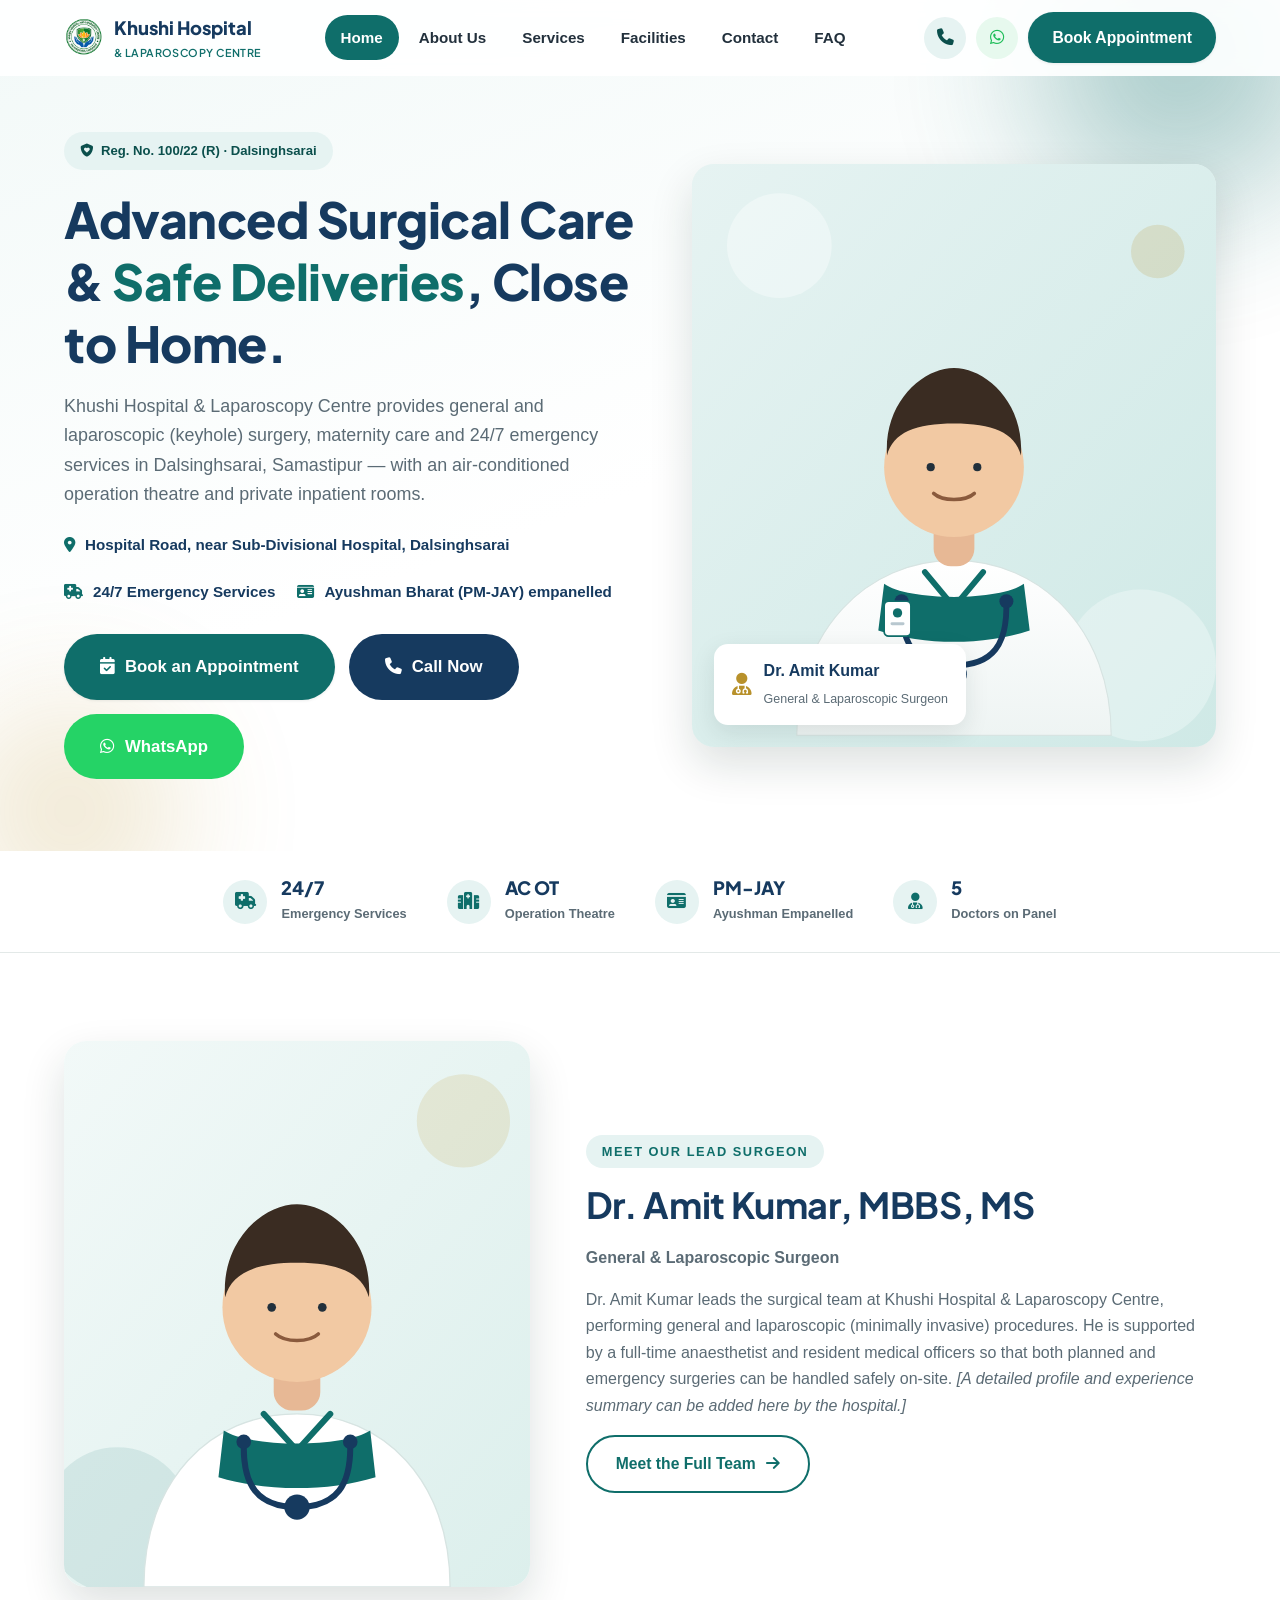
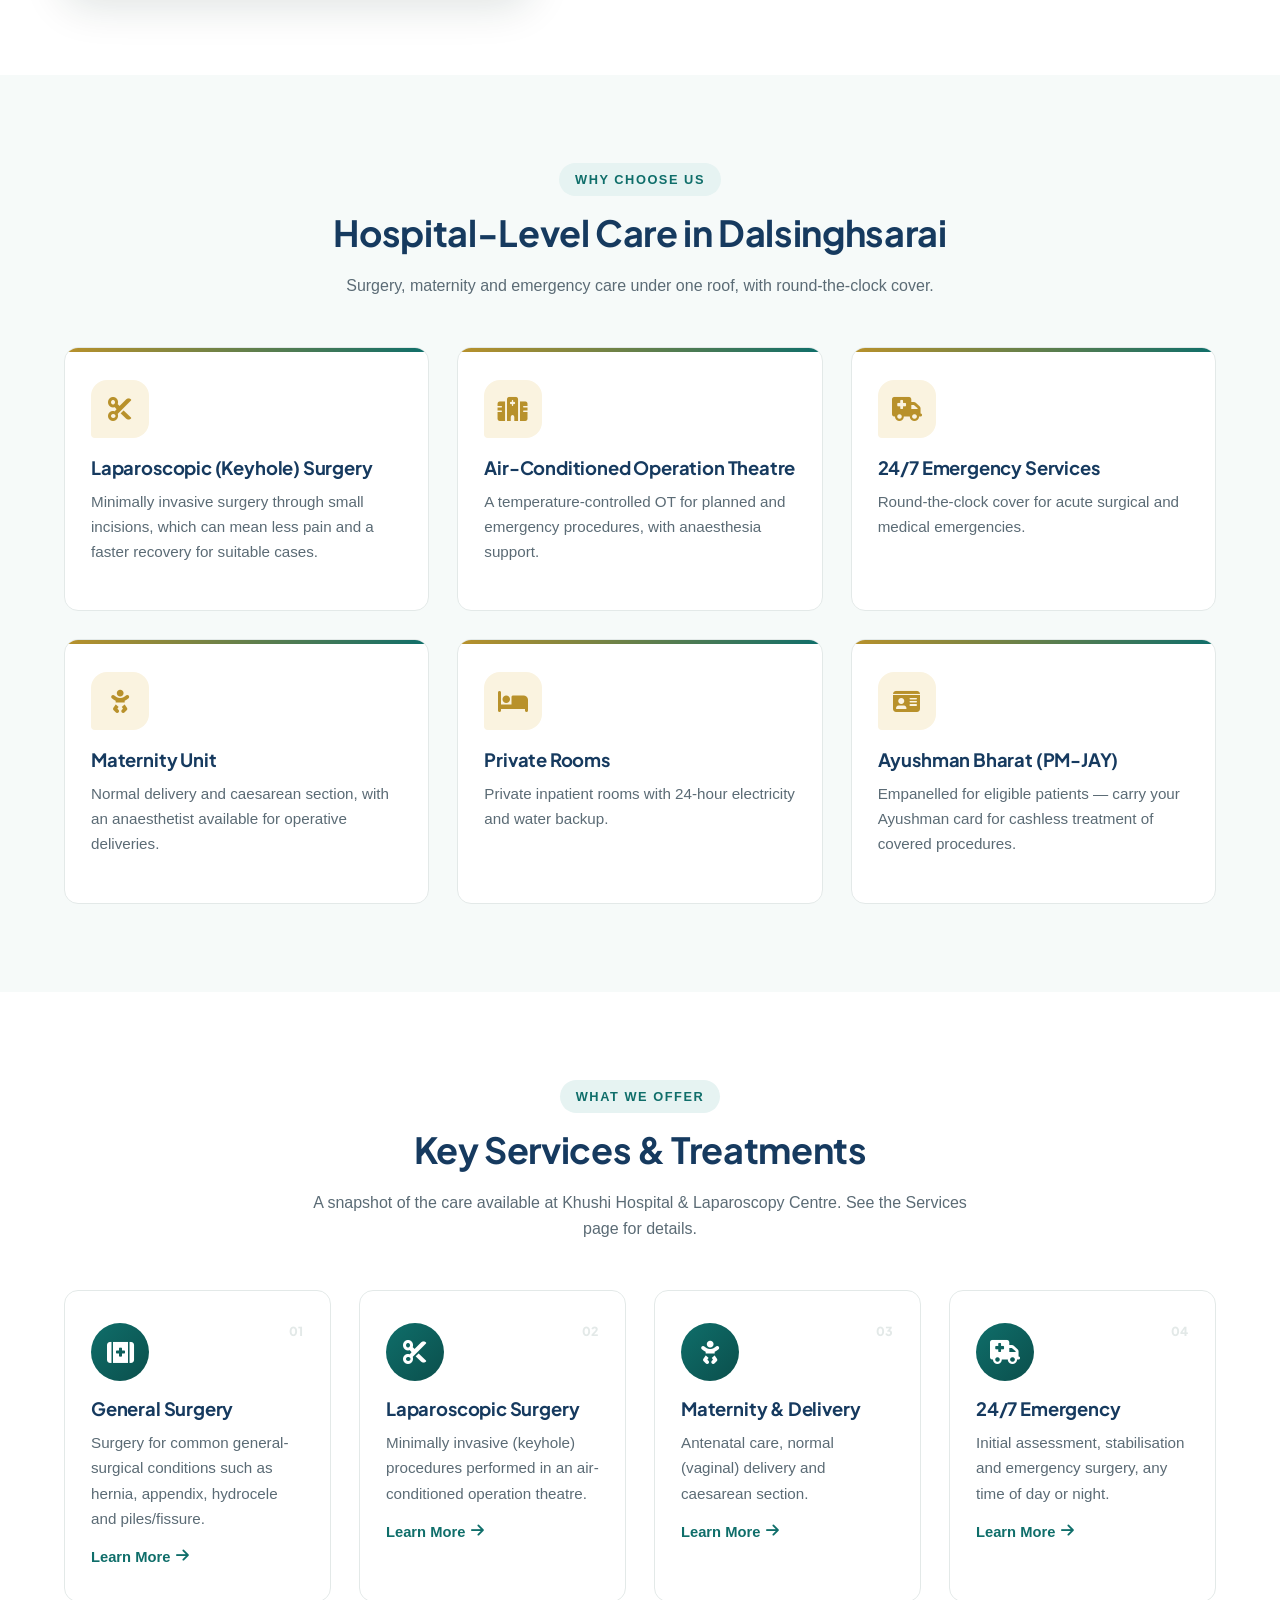
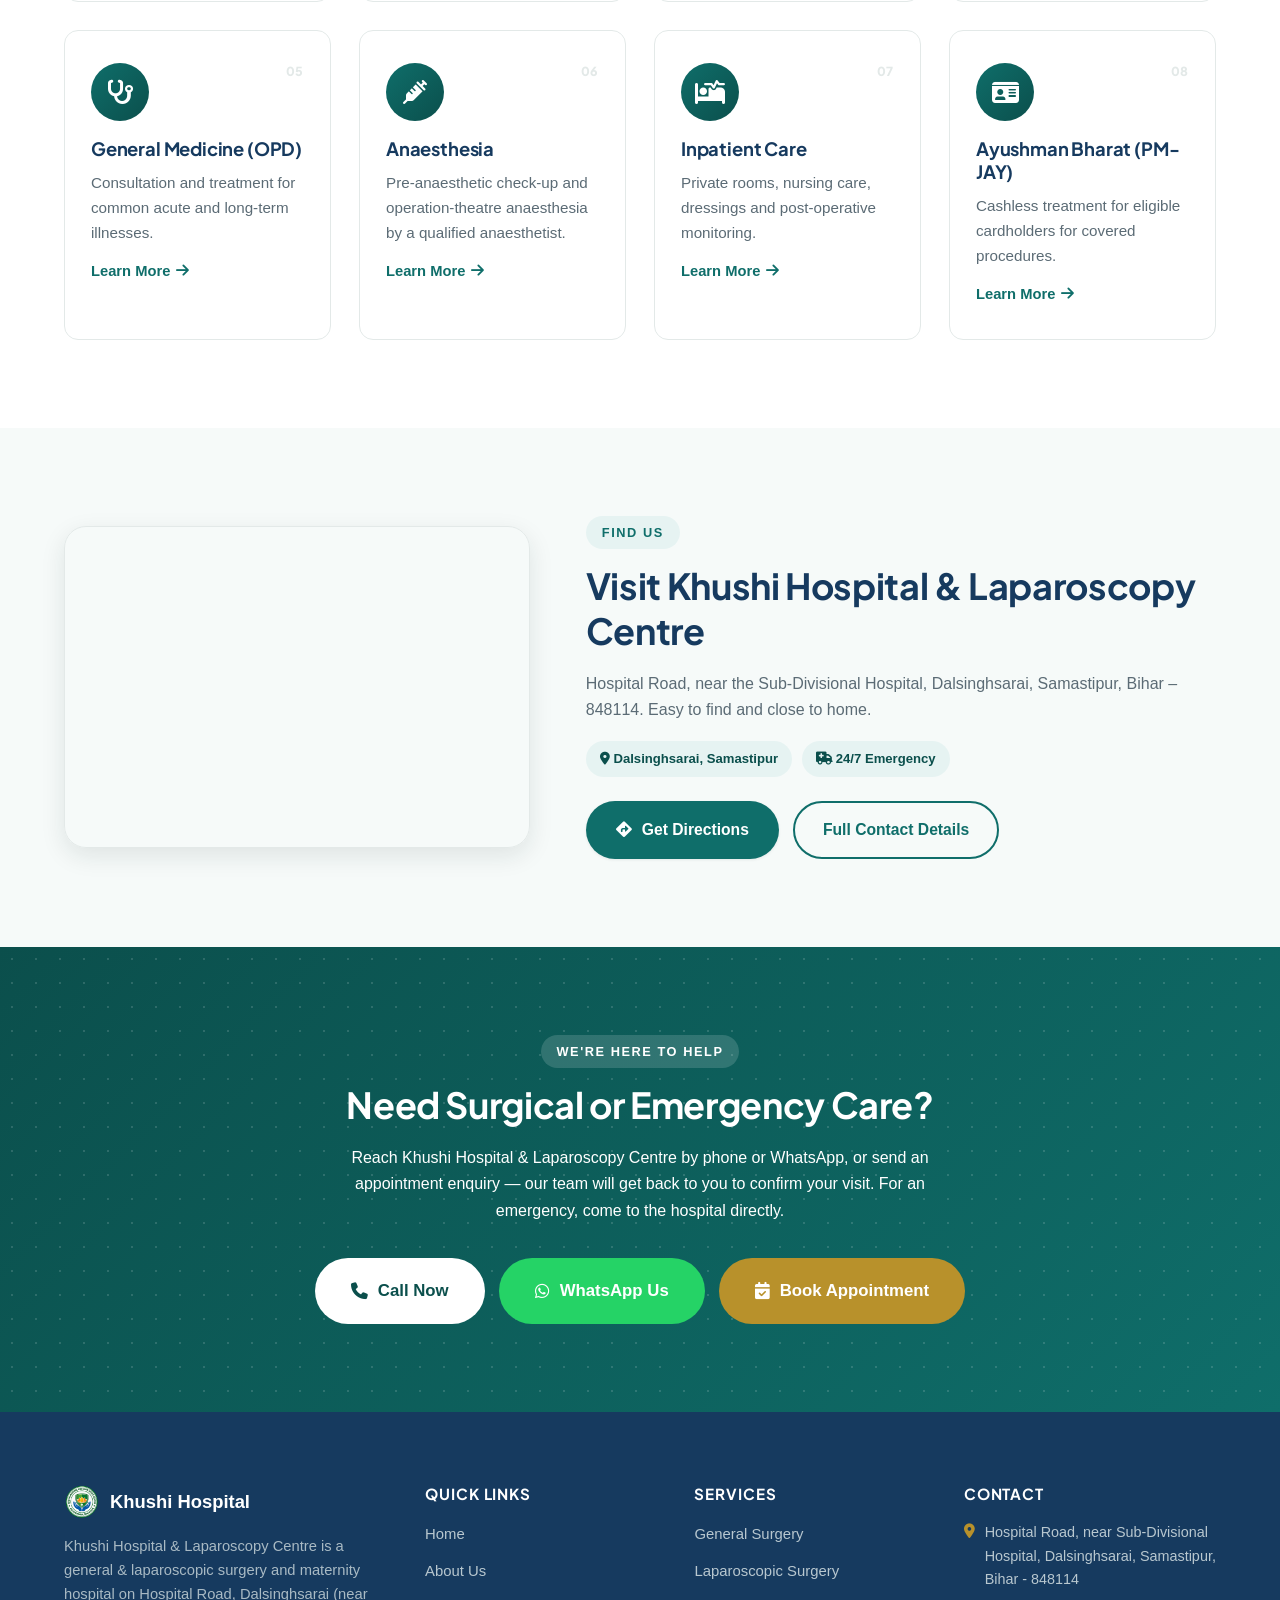
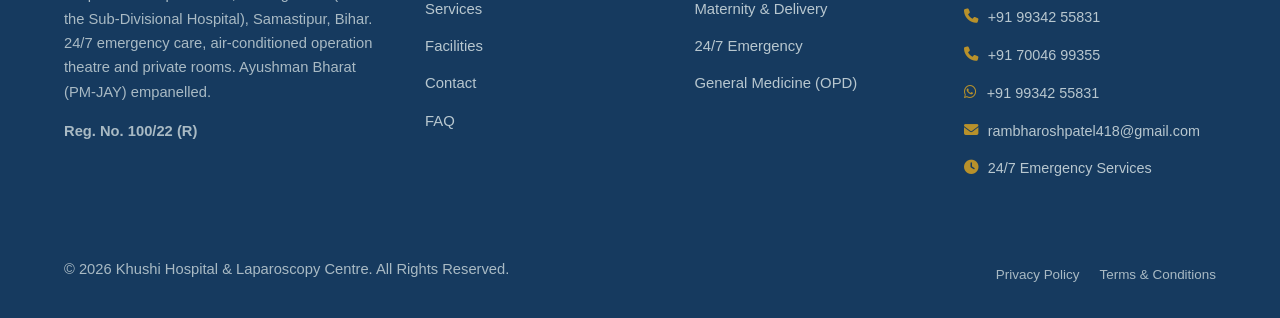
<file: index.html>
<!DOCTYPE html>
<html lang="en">
<head>
<meta charset="UTF-8">
<meta name="viewport" content="width=device-width, initial-scale=1.0">
<title>Khushi Hospital &amp; Laparoscopy Centre | Surgery &amp; Maternity | Dalsinghsarai, Samastipur</title>
<meta name="description" content="Khushi Hospital &amp; Laparoscopy Centre, Hospital Road, Dalsinghsarai (Samastipur), Bihar — general &amp; laparoscopic surgery, normal &amp; caesarean delivery, 24/7 emergency, AC operation theatre and private rooms. Ayushman Bharat (PM-JAY) empanelled. Call +91 99342 55831.">
<link rel="canonical" href="https://niord-pharma.github.io/khushi-hospital/">

<!-- Open Graph -->
<meta property="og:type" content="website">
<meta property="og:title" content="Khushi Hospital &amp; Laparoscopy Centre — Dalsinghsarai, Samastipur">
<meta property="og:description" content="General &amp; laparoscopic surgery, maternity care and 24/7 emergency services in Dalsinghsarai, Samastipur. Ayushman Bharat (PM-JAY) empanelled.">
<meta property="og:image" content="https://niord-pharma.github.io/khushi-hospital/assets/images/og-image.png">
<meta property="og:url" content="https://niord-pharma.github.io/khushi-hospital/">
<meta property="og:site_name" content="Khushi Hospital &amp; Laparoscopy Centre">
<meta property="og:locale" content="en_IN">
<meta name="twitter:card" content="summary_large_image">
<meta name="twitter:title" content="Khushi Hospital &amp; Laparoscopy Centre — Dalsinghsarai, Samastipur">
<meta name="twitter:description" content="General &amp; laparoscopic surgery, maternity care and 24/7 emergency services. Ayushman Bharat (PM-JAY) empanelled.">
<meta name="twitter:image" content="https://niord-pharma.github.io/khushi-hospital/assets/images/og-image.png">

<link rel="icon" type="image/png" sizes="any" href="assets/icons/favicon.png">
<link rel="apple-touch-icon" href="assets/icons/apple-touch-icon.png">
<link rel="manifest" href="manifest.json">
<meta name="theme-color" content="#0f6e6a">
<link rel="preconnect" href="https://fonts.googleapis.com">
<link rel="preconnect" href="https://fonts.gstatic.com" crossorigin>
<link rel="stylesheet" href="https://fonts.googleapis.com/css2?family=Plus+Jakarta+Sans:wght@600;700;800&display=swap">
<link rel="stylesheet" href="https://cdnjs.cloudflare.com/ajax/libs/font-awesome/6.5.2/css/all.min.css" referrerpolicy="no-referrer">
<link rel="stylesheet" href="assets/css/style.css">

<script type="application/ld+json">
{
  "@context": "https://schema.org",
  "@type": "Hospital",
  "name": "Khushi Hospital & Laparoscopy Centre",
  "alternateName": "Khushi Hospital and Laproscopy Centre",
  "image": "https://niord-pharma.github.io/khushi-hospital/assets/images/og-image.png",
  "url": "https://niord-pharma.github.io/khushi-hospital/",
  "telephone": ["+91-9934255831", "+91-7004699355"],
  "email": "rambharoshpatel418@gmail.com",
  "identifier": "Reg. No. 100/22 (R)",
  "address": {
    "@type": "PostalAddress",
    "streetAddress": "Hospital Road, Near Sub-Divisional Hospital",
    "addressLocality": "Dalsinghsarai",
    "addressRegion": "Bihar",
    "postalCode": "848114",
    "addressCountry": "IN"
  },
  "geo": {
    "@type": "GeoCoordinates",
    "latitude": "25.6681544",
    "longitude": "85.8449152"
  },
  "openingHoursSpecification": [
    { "@type": "OpeningHoursSpecification", "dayOfWeek": ["Monday","Tuesday","Wednesday","Thursday","Friday","Saturday","Sunday"], "opens": "00:00", "closes": "23:59" }
  ],
  "availableService": [
    { "@type": "MedicalProcedure", "name": "General Surgery" },
    { "@type": "MedicalProcedure", "name": "Laparoscopic Surgery" },
    { "@type": "MedicalProcedure", "name": "Normal Delivery" },
    { "@type": "MedicalProcedure", "name": "Caesarean Section" },
    { "@type": "MedicalProcedure", "name": "General Medicine (OPD)" },
    { "@type": "MedicalProcedure", "name": "Emergency Care" }
  ],
  "medicalSpecialty": ["Surgical", "Emergency", "Obstetric"],
  "paymentAccepted": "Cash, Ayushman Bharat (PM-JAY)",
  "areaServed": "Dalsinghsarai, Samastipur, Bihar",
  "physician": [
    { "@type": "Physician", "name": "Dr. Amit Kumar", "medicalSpecialty": "Surgical", "description": "MBBS, MS — General & Laparoscopic Surgeon" },
    { "@type": "Physician", "name": "Dr. Subhash Kumar", "medicalSpecialty": "Anesthesia", "description": "DA (Anaesthesia)" },
    { "@type": "Physician", "name": "Dr. Sahjanan", "description": "MBBS" },
    { "@type": "Physician", "name": "Dr. Samiya Jabin", "description": "MBBS" },
    { "@type": "Physician", "name": "Dr. A K Karn", "description": "MBBS" }
  ]
}
</script>
</head>
<body>
<a class="skip-link" href="#main">Skip to main content</a>

<header class="site-header" id="siteHeader">
  <div class="container header-inner">
    <a href="index.html" class="logo" aria-label="Khushi Hospital &amp; Laparoscopy Centre - Home">
      <img src="assets/icons/logo.png" alt="" width="40" height="40">
      <span>Khushi Hospital<span class="logo-sub">&amp; Laparoscopy Centre</span></span>
    </a>
    <nav class="main-nav" id="mainNav" aria-label="Primary">
      <ul>
        <li><a href="index.html" class="nav-link" data-nav="home">Home</a></li>
        <li><a href="about.html" class="nav-link" data-nav="about">About Us</a></li>
        <li><a href="services.html" class="nav-link" data-nav="services">Services</a></li>
        <li><a href="facilities.html" class="nav-link" data-nav="facilities">Facilities</a></li>
        <li><a href="contact.html" class="nav-link" data-nav="contact">Contact</a></li>
        <li><a href="faq.html" class="nav-link" data-nav="faq">FAQ</a></li>
      </ul>
      <a href="contact.html#appointment-form" class="btn btn-primary btn-block mobile-book-btn">Book Appointment</a>
    </nav>
    <div class="header-actions">
      <a href="tel:+919934255831" class="icon-btn" aria-label="Call the hospital"><i class="fa-solid fa-phone"></i></a>
      <a href="https://wa.me/919934255831" class="icon-btn whatsapp" target="_blank" rel="noopener" aria-label="Chat with us on WhatsApp"><i class="fa-brands fa-whatsapp"></i></a>
      <a href="contact.html#appointment-form" class="btn btn-primary">Book Appointment</a>
      <button class="hamburger" id="hamburgerBtn" type="button" aria-label="Open menu" aria-expanded="false" aria-controls="mainNav">
        <span></span><span></span><span></span>
      </button>
    </div>
  </div>
</header>

<main id="main">

  <!-- HERO -->
  <section class="hero">
    <div class="container hero-grid">
      <div>
        <span class="hero-eyebrow"><i class="fa-solid fa-shield-heart"></i> Reg. No. 100/22 (R) &middot; Dalsinghsarai</span>
        <h1>Advanced Surgical Care &amp; <span>Safe Deliveries</span>, Close to Home.</h1>
        <p class="hero-lead">Khushi Hospital &amp; Laparoscopy Centre provides general and laparoscopic (keyhole) surgery, maternity care and 24/7 emergency services in Dalsinghsarai, Samastipur — with an air-conditioned operation theatre and private inpatient rooms.</p>
        <ul class="hero-meta">
          <li><i class="fa-solid fa-location-dot"></i> Hospital Road, near Sub-Divisional Hospital, Dalsinghsarai</li>
          <li><i class="fa-solid fa-truck-medical"></i> 24/7 Emergency Services</li>
          <li><i class="fa-solid fa-id-card"></i> Ayushman Bharat (PM-JAY) empanelled</li>
        </ul>
        <div class="btn-group">
          <a href="contact.html#appointment-form" class="btn btn-primary btn-lg"><i class="fa-solid fa-calendar-check"></i> Book an Appointment</a>
          <a href="tel:+919934255831" class="btn btn-call btn-lg"><i class="fa-solid fa-phone"></i> Call Now</a>
          <a href="https://wa.me/919934255831" class="btn btn-whatsapp btn-lg" target="_blank" rel="noopener"><i class="fa-brands fa-whatsapp"></i> WhatsApp</a>
        </div>
      </div>
      <div class="hero-figure">
        <img src="assets/images/doctor/doctor-hero.svg" alt="Illustration representing the surgical team at Khushi Hospital &amp; Laparoscopy Centre" width="900" height="1000">
        <div class="hero-badge">
          <i class="fa-solid fa-user-doctor"></i>
          <div><strong>Dr. Amit Kumar</strong><span>General &amp; Laparoscopic Surgeon</span></div>
        </div>
      </div>
    </div>
  </section>

  <!-- TRUST / STATS STRIP -->
  <div class="trust-strip">
    <div class="container trust-strip-inner">
      <div class="trust-item">
        <span class="trust-icon"><i class="fa-solid fa-truck-medical"></i></span>
        <div><strong>24/7</strong><span>Emergency Services</span></div>
      </div>
      <div class="trust-item">
        <span class="trust-icon"><i class="fa-solid fa-hospital"></i></span>
        <div><strong>AC OT</strong><span>Operation Theatre</span></div>
      </div>
      <div class="trust-item">
        <span class="trust-icon"><i class="fa-solid fa-id-card"></i></span>
        <div><strong>PM-JAY</strong><span>Ayushman Empanelled</span></div>
      </div>
      <div class="trust-item">
        <span class="trust-icon"><i class="fa-solid fa-user-doctor"></i></span>
        <div><strong>5</strong><span>Doctors on Panel</span></div>
      </div>
    </div>
  </div>

  <!-- LEAD SURGEON -->
  <section class="section">
    <div class="container about-grid">
      <div class="about-figure reveal">
        <img src="assets/images/doctor/doctor-profile.svg" alt="Dr. Amit Kumar, General &amp; Laparoscopic Surgeon at Khushi Hospital &amp; Laparoscopy Centre" width="700" height="820" loading="lazy">
      </div>
      <div class="reveal">
        <span class="eyebrow">Meet Our Lead Surgeon</span>
        <h2>Dr. Amit Kumar, MBBS, MS</h2>
        <p><strong>General &amp; Laparoscopic Surgeon</strong></p>
        <p>Dr. Amit Kumar leads the surgical team at Khushi Hospital &amp; Laparoscopy Centre, performing general and laparoscopic (minimally invasive) procedures. He is supported by a full-time anaesthetist and resident medical officers so that both planned and emergency surgeries can be handled safely on-site. <em>[A detailed profile and experience summary can be added here by the hospital.]</em></p>
        <a href="about.html" class="btn btn-outline">Meet the Full Team <i class="fa-solid fa-arrow-right"></i></a>
      </div>
    </div>
  </section>

  <!-- WHY CHOOSE US -->
  <section class="section section--soft">
    <div class="container">
      <div class="section-header">
        <span class="eyebrow">Why Choose Us</span>
        <h2>Hospital-Level Care in Dalsinghsarai</h2>
        <p>Surgery, maternity and emergency care under one roof, with round-the-clock cover.</p>
      </div>
      <div class="grid grid-3">
        <div class="card highlight-card reveal">
          <div class="card-icon"><i class="fa-solid fa-scissors"></i></div>
          <h3>Laparoscopic (Keyhole) Surgery</h3>
          <p>Minimally invasive surgery through small incisions, which can mean less pain and a faster recovery for suitable cases.</p>
        </div>
        <div class="card highlight-card reveal">
          <div class="card-icon"><i class="fa-solid fa-hospital"></i></div>
          <h3>Air-Conditioned Operation Theatre</h3>
          <p>A temperature-controlled OT for planned and emergency procedures, with anaesthesia support.</p>
        </div>
        <div class="card highlight-card reveal">
          <div class="card-icon"><i class="fa-solid fa-truck-medical"></i></div>
          <h3>24/7 Emergency Services</h3>
          <p>Round-the-clock cover for acute surgical and medical emergencies.</p>
        </div>
        <div class="card highlight-card reveal">
          <div class="card-icon"><i class="fa-solid fa-baby"></i></div>
          <h3>Maternity Unit</h3>
          <p>Normal delivery and caesarean section, with an anaesthetist available for operative deliveries.</p>
        </div>
        <div class="card highlight-card reveal">
          <div class="card-icon"><i class="fa-solid fa-bed"></i></div>
          <h3>Private Rooms</h3>
          <p>Private inpatient rooms with 24-hour electricity and water backup.</p>
        </div>
        <div class="card highlight-card reveal">
          <div class="card-icon"><i class="fa-solid fa-id-card"></i></div>
          <h3>Ayushman Bharat (PM-JAY)</h3>
          <p>Empanelled for eligible patients &mdash; carry your Ayushman card for cashless treatment of covered procedures.</p>
        </div>
      </div>
    </div>
  </section>

  <!-- KEY SERVICES -->
  <section class="section" id="services">
    <div class="container">
      <div class="section-header">
        <span class="eyebrow">What We Offer</span>
        <h2>Key Services &amp; Treatments</h2>
        <p>A snapshot of the care available at Khushi Hospital &amp; Laparoscopy Centre. See the Services page for details.</p>
      </div>
      <div class="grid grid-4">
        <div class="card service-card reveal">
          <div class="card-icon"><i class="fa-solid fa-kit-medical"></i></div>
          <h3>General Surgery</h3>
          <p>Surgery for common general-surgical conditions such as hernia, appendix, hydrocele and piles/fissure.</p>
          <a href="services.html#general-surgery" class="card-link">Learn More <i class="fa-solid fa-arrow-right"></i></a>
        </div>
        <div class="card service-card reveal">
          <div class="card-icon"><i class="fa-solid fa-scissors"></i></div>
          <h3>Laparoscopic Surgery</h3>
          <p>Minimally invasive (keyhole) procedures performed in an air-conditioned operation theatre.</p>
          <a href="services.html#laparoscopic-surgery" class="card-link">Learn More <i class="fa-solid fa-arrow-right"></i></a>
        </div>
        <div class="card service-card reveal">
          <div class="card-icon"><i class="fa-solid fa-baby"></i></div>
          <h3>Maternity &amp; Delivery</h3>
          <p>Antenatal care, normal (vaginal) delivery and caesarean section.</p>
          <a href="services.html#maternity" class="card-link">Learn More <i class="fa-solid fa-arrow-right"></i></a>
        </div>
        <div class="card service-card reveal">
          <div class="card-icon"><i class="fa-solid fa-truck-medical"></i></div>
          <h3>24/7 Emergency</h3>
          <p>Initial assessment, stabilisation and emergency surgery, any time of day or night.</p>
          <a href="services.html#emergency-care" class="card-link">Learn More <i class="fa-solid fa-arrow-right"></i></a>
        </div>
        <div class="card service-card reveal">
          <div class="card-icon"><i class="fa-solid fa-stethoscope"></i></div>
          <h3>General Medicine (OPD)</h3>
          <p>Consultation and treatment for common acute and long-term illnesses.</p>
          <a href="services.html#general-medicine" class="card-link">Learn More <i class="fa-solid fa-arrow-right"></i></a>
        </div>
        <div class="card service-card reveal">
          <div class="card-icon"><i class="fa-solid fa-syringe"></i></div>
          <h3>Anaesthesia</h3>
          <p>Pre-anaesthetic check-up and operation-theatre anaesthesia by a qualified anaesthetist.</p>
          <a href="services.html#anaesthesia" class="card-link">Learn More <i class="fa-solid fa-arrow-right"></i></a>
        </div>
        <div class="card service-card reveal">
          <div class="card-icon"><i class="fa-solid fa-bed-pulse"></i></div>
          <h3>Inpatient Care</h3>
          <p>Private rooms, nursing care, dressings and post-operative monitoring.</p>
          <a href="services.html#inpatient" class="card-link">Learn More <i class="fa-solid fa-arrow-right"></i></a>
        </div>
        <div class="card service-card reveal">
          <div class="card-icon"><i class="fa-solid fa-id-card"></i></div>
          <h3>Ayushman Bharat (PM-JAY)</h3>
          <p>Cashless treatment for eligible cardholders for covered procedures.</p>
          <a href="services.html#ayushman" class="card-link">Learn More <i class="fa-solid fa-arrow-right"></i></a>
        </div>
      </div>
    </div>
  </section>

  <!-- FIND US -->
  <section class="section section--soft">
    <div class="container about-grid">
      <div class="reveal">
        <div class="map-frame map-frame--home">
          <iframe
            src="https://www.google.com/maps/embed?pb=!1m18!1m12!1m3!1d3596.094728131148!2d85.8423402753973!3d25.66815437741072!2m3!1f0!2f0!3f0!3m2!1i1024!2i768!4f13.1!3m3!1m2!1s0x39ed896126de92b9%3A0x6f6d5b71352ded6e!2sKhushi%20hospital!5e0!3m2!1sen!2sin!4v1790694502711!5m2!1sen!2sin"
            title="Map showing the location of Khushi Hospital &amp; Laparoscopy Centre, Dalsinghsarai"
            loading="lazy"
            allowfullscreen
            referrerpolicy="strict-origin-when-cross-origin">
          </iframe>
        </div>
      </div>
      <div class="reveal">
        <span class="eyebrow">Find Us</span>
        <h2>Visit Khushi Hospital &amp; Laparoscopy Centre</h2>
        <p>Hospital Road, near the Sub-Divisional Hospital, Dalsinghsarai, Samastipur, Bihar &ndash; 848114. Easy to find and close to home.</p>
        <ul class="badge-row">
          <li><i class="fa-solid fa-location-dot"></i> Dalsinghsarai, Samastipur</li>
          <li><i class="fa-solid fa-truck-medical"></i> 24/7 Emergency</li>
        </ul>
        <div class="btn-group" style="margin-top:24px;">
          <a href="https://www.google.com/maps/dir/?api=1&amp;destination=25.6681544,85.8449152" target="_blank" rel="noopener noreferrer" class="btn btn-primary"><i class="fa-solid fa-diamond-turn-right"></i> Get Directions</a>
          <a href="contact.html" class="btn btn-outline">Full Contact Details</a>
        </div>
      </div>
    </div>
  </section>

  <!-- APPOINTMENT CTA -->
  <section class="section section--primary">
    <div class="container text-center">
      <span class="eyebrow">We're Here to Help</span>
      <h2>Need Surgical or Emergency Care?</h2>
      <p style="max-width:620px;margin:0 auto 34px;">Reach Khushi Hospital &amp; Laparoscopy Centre by phone or WhatsApp, or send an appointment enquiry &mdash; our team will get back to you to confirm your visit. For an emergency, come to the hospital directly.</p>
      <div class="btn-group" style="justify-content:center;">
        <a href="tel:+919934255831" class="btn btn-light btn-lg"><i class="fa-solid fa-phone"></i> Call Now</a>
        <a href="https://wa.me/919934255831" class="btn btn-whatsapp btn-lg" target="_blank" rel="noopener"><i class="fa-brands fa-whatsapp"></i> WhatsApp Us</a>
        <a href="contact.html#appointment-form" class="btn btn-accent btn-lg"><i class="fa-solid fa-calendar-check"></i> Book Appointment</a>
      </div>
    </div>
  </section>

</main>

<footer class="site-footer">
  <div class="container footer-top">
    <div class="footer-grid">
      <div>
        <div class="footer-logo"><img src="assets/icons/logo.png" alt="" width="36" height="36"> Khushi Hospital</div>
        <p>Khushi Hospital &amp; Laparoscopy Centre is a general &amp; laparoscopic surgery and maternity hospital on Hospital Road, Dalsinghsarai (near the Sub-Divisional Hospital), Samastipur, Bihar. 24/7 emergency care, air-conditioned operation theatre and private rooms. Ayushman Bharat (PM-JAY) empanelled.</p>
        <p style="margin-top:10px;"><strong>Reg. No. 100/22 (R)</strong></p>
      </div>
      <div>
        <h4>Quick Links</h4>
        <ul class="footer-links">
          <li><a href="index.html">Home</a></li>
          <li><a href="about.html">About Us</a></li>
          <li><a href="services.html">Services</a></li>
          <li><a href="facilities.html">Facilities</a></li>
          <li><a href="contact.html">Contact</a></li>
          <li><a href="faq.html">FAQ</a></li>
        </ul>
      </div>
      <div>
        <h4>Services</h4>
        <ul class="footer-links">
          <li><a href="services.html#general-surgery">General Surgery</a></li>
          <li><a href="services.html#laparoscopic-surgery">Laparoscopic Surgery</a></li>
          <li><a href="services.html#maternity">Maternity &amp; Delivery</a></li>
          <li><a href="services.html#emergency-care">24/7 Emergency</a></li>
          <li><a href="services.html#general-medicine">General Medicine (OPD)</a></li>
        </ul>
      </div>
      <div>
        <h4>Contact</h4>
        <ul class="footer-contact">
          <li><i class="fa-solid fa-location-dot"></i><span>Hospital Road, near Sub-Divisional Hospital, Dalsinghsarai, Samastipur, Bihar - 848114</span></li>
          <li><i class="fa-solid fa-phone"></i><span>+91 99342 55831</span></li>
          <li><i class="fa-solid fa-phone"></i><span>+91 70046 99355</span></li>
          <li><i class="fa-brands fa-whatsapp"></i><span>+91 99342 55831</span></li>
          <li><i class="fa-solid fa-envelope"></i><span><a href="mailto:rambharoshpatel418@gmail.com">rambharoshpatel418@gmail.com</a></span></li>
          <li><i class="fa-solid fa-clock"></i><span>24/7 Emergency Services</span></li>
        </ul>
      </div>
    </div>
  </div>
  <div class="container footer-bottom">
    <p>&copy; <span id="currentYear">2026</span> Khushi Hospital &amp; Laparoscopy Centre. All Rights Reserved.</p>
    <div class="footer-bottom-links">
      <a href="privacy.html">Privacy Policy</a>
      <a href="terms.html">Terms &amp; Conditions</a>
    </div>
  </div>
</footer>

<button class="back-to-top" id="backToTop" type="button" aria-label="Back to top"><i class="fa-solid fa-arrow-up"></i></button>

<nav class="mobile-contact-bar" aria-label="Quick contact">
  <ul>
    <li><a class="bar-call" href="tel:+919934255831"><i class="fa-solid fa-phone"></i>Call</a></li>
    <li><a class="bar-whatsapp" href="https://wa.me/919934255831" target="_blank" rel="noopener"><i class="fa-brands fa-whatsapp"></i>WhatsApp</a></li>
    <li><a class="bar-appointment" href="contact.html#appointment-form"><i class="fa-solid fa-calendar-check"></i>Appointment</a></li>
  </ul>
</nav>

<script src="assets/js/main.js"></script>
</body>
</html>
</file>
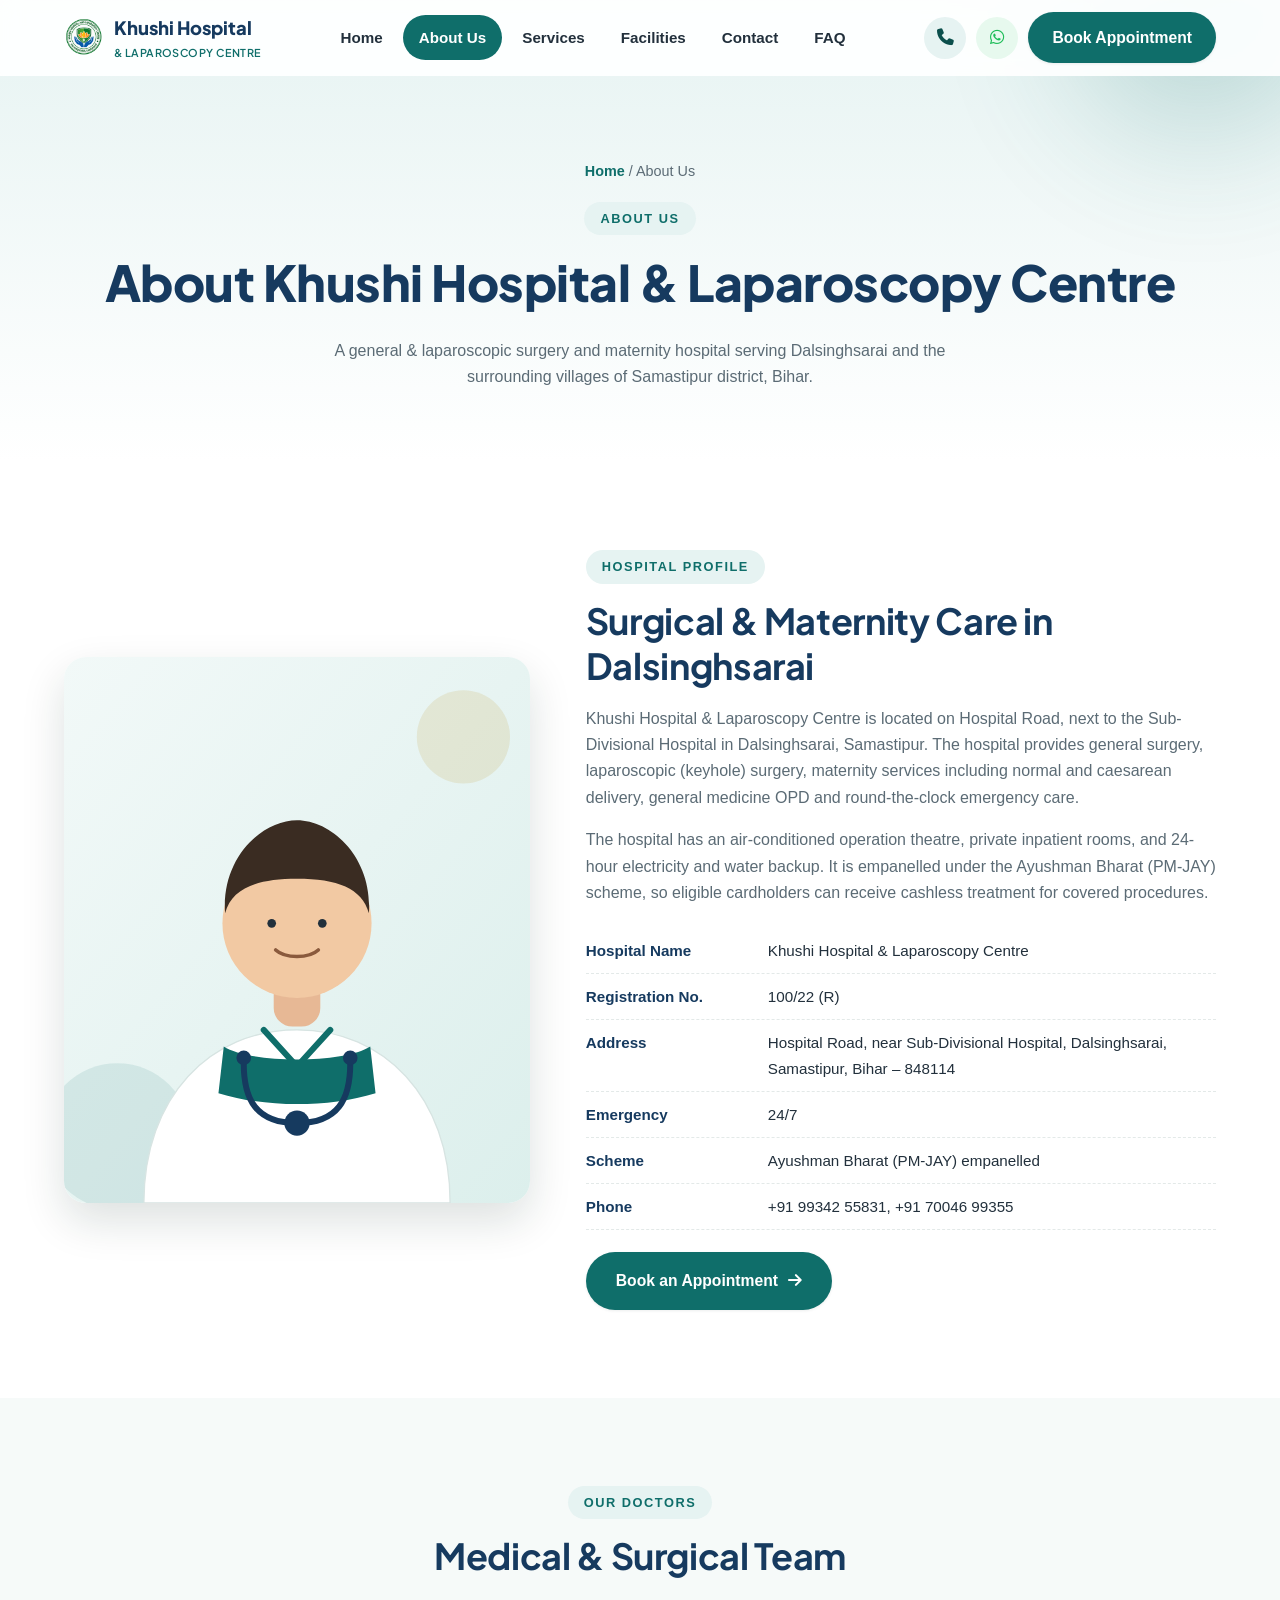
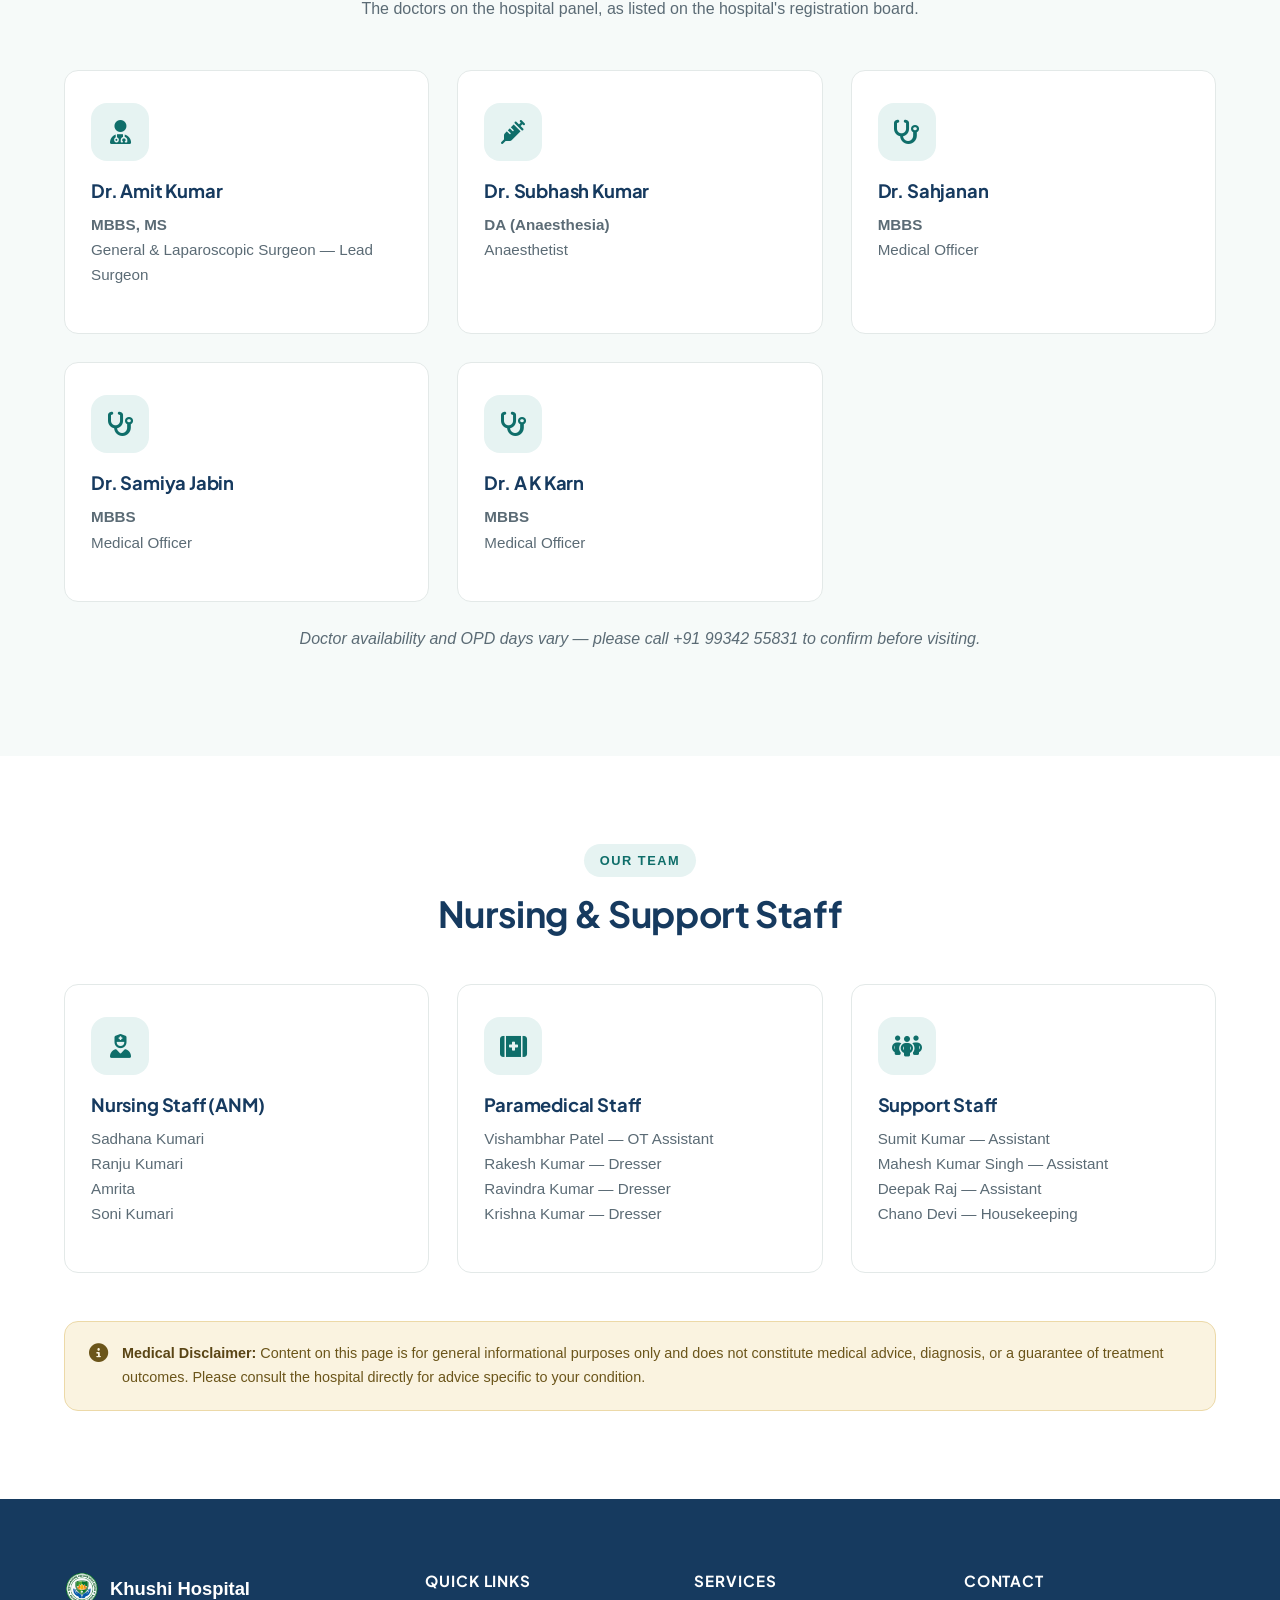
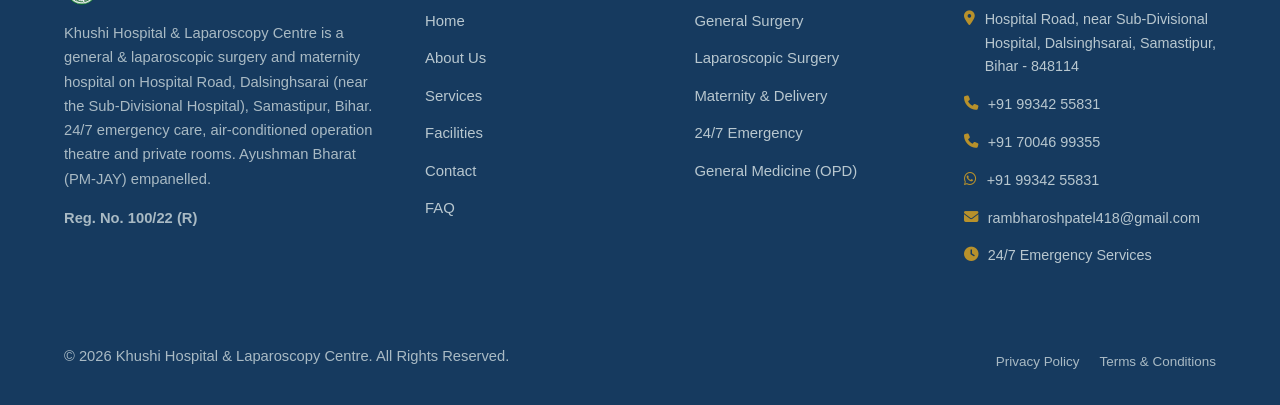
<file: about.html>
<!DOCTYPE html>
<html lang="en">
<head>
<meta charset="UTF-8">
<meta name="viewport" content="width=device-width, initial-scale=1.0">
<title>About Us | Khushi Hospital &amp; Laparoscopy Centre, Dalsinghsarai</title>
<meta name="description" content="About Khushi Hospital &amp; Laparoscopy Centre, Dalsinghsarai (Samastipur), Bihar — our surgical and maternity team, doctors, nursing and support staff, and hospital registration details (Reg. No. 100/22 (R)).">
<link rel="canonical" href="https://niord-pharma.github.io/khushi-hospital/about.html">

<meta property="og:type" content="website">
<meta property="og:title" content="About Us | Khushi Hospital &amp; Laparoscopy Centre">
<meta property="og:description" content="Our surgical and maternity team at Khushi Hospital &amp; Laparoscopy Centre, Dalsinghsarai, Samastipur.">
<meta property="og:image" content="https://niord-pharma.github.io/khushi-hospital/assets/images/og-image.png">
<meta property="og:url" content="https://niord-pharma.github.io/khushi-hospital/about.html">
<meta property="og:site_name" content="Khushi Hospital &amp; Laparoscopy Centre">
<meta name="twitter:card" content="summary_large_image">
<meta name="twitter:title" content="About Us | Khushi Hospital &amp; Laparoscopy Centre">
<meta name="twitter:description" content="Our surgical and maternity team at Khushi Hospital &amp; Laparoscopy Centre, Dalsinghsarai, Samastipur.">
<meta name="twitter:image" content="https://niord-pharma.github.io/khushi-hospital/assets/images/og-image.png">

<link rel="icon" type="image/png" sizes="any" href="assets/icons/favicon.png">
<link rel="apple-touch-icon" href="assets/icons/apple-touch-icon.png">
<link rel="manifest" href="manifest.json">
<meta name="theme-color" content="#0f6e6a">
<link rel="preconnect" href="https://fonts.googleapis.com">
<link rel="preconnect" href="https://fonts.gstatic.com" crossorigin>
<link rel="stylesheet" href="https://fonts.googleapis.com/css2?family=Plus+Jakarta+Sans:wght@600;700;800&display=swap">
<link rel="stylesheet" href="https://cdnjs.cloudflare.com/ajax/libs/font-awesome/6.5.2/css/all.min.css" referrerpolicy="no-referrer">
<link rel="stylesheet" href="assets/css/style.css">

<script type="application/ld+json">
{
  "@context": "https://schema.org",
  "@type": "Hospital",
  "name": "Khushi Hospital & Laparoscopy Centre",
  "url": "https://niord-pharma.github.io/khushi-hospital/about.html",
  "identifier": "Reg. No. 100/22 (R)",
  "telephone": ["+91-9934255831", "+91-7004699355"],
  "email": "rambharoshpatel418@gmail.com",
  "address": {
    "@type": "PostalAddress",
    "streetAddress": "Hospital Road, Near Sub-Divisional Hospital",
    "addressLocality": "Dalsinghsarai",
    "addressRegion": "Bihar",
    "postalCode": "848114",
    "addressCountry": "IN"
  },
  "medicalSpecialty": ["Surgical", "Emergency", "Obstetric"],
  "physician": [
    { "@type": "Physician", "name": "Dr. Amit Kumar", "medicalSpecialty": "Surgical", "description": "MBBS, MS — General & Laparoscopic Surgeon (Lead Surgeon)" },
    { "@type": "Physician", "name": "Dr. Subhash Kumar", "medicalSpecialty": "Anesthesia", "description": "DA (Anaesthesia) — Anaesthetist" },
    { "@type": "Physician", "name": "Dr. Sahjanan", "description": "MBBS — Medical Officer" },
    { "@type": "Physician", "name": "Dr. Samiya Jabin", "description": "MBBS — Medical Officer" },
    { "@type": "Physician", "name": "Dr. A K Karn", "description": "MBBS — Medical Officer" }
  ]
}
</script>
<script type="application/ld+json">
{
  "@context": "https://schema.org",
  "@type": "BreadcrumbList",
  "itemListElement": [
    { "@type": "ListItem", "position": 1, "name": "Home", "item": "https://niord-pharma.github.io/khushi-hospital/" },
    { "@type": "ListItem", "position": 2, "name": "About Us", "item": "https://niord-pharma.github.io/khushi-hospital/about.html" }
  ]
}
</script>
</head>
<body>
<a class="skip-link" href="#main">Skip to main content</a>

<header class="site-header" id="siteHeader">
  <div class="container header-inner">
    <a href="index.html" class="logo" aria-label="Khushi Hospital &amp; Laparoscopy Centre - Home">
      <img src="assets/icons/logo.png" alt="" width="40" height="40">
      <span>Khushi Hospital<span class="logo-sub">&amp; Laparoscopy Centre</span></span>
    </a>
    <nav class="main-nav" id="mainNav" aria-label="Primary">
      <ul>
        <li><a href="index.html" class="nav-link" data-nav="home">Home</a></li>
        <li><a href="about.html" class="nav-link" data-nav="about">About Us</a></li>
        <li><a href="services.html" class="nav-link" data-nav="services">Services</a></li>
        <li><a href="facilities.html" class="nav-link" data-nav="facilities">Facilities</a></li>
        <li><a href="contact.html" class="nav-link" data-nav="contact">Contact</a></li>
        <li><a href="faq.html" class="nav-link" data-nav="faq">FAQ</a></li>
      </ul>
      <a href="contact.html#appointment-form" class="btn btn-primary btn-block mobile-book-btn">Book Appointment</a>
    </nav>
    <div class="header-actions">
      <a href="tel:+919934255831" class="icon-btn" aria-label="Call the hospital"><i class="fa-solid fa-phone"></i></a>
      <a href="https://wa.me/919934255831" class="icon-btn whatsapp" target="_blank" rel="noopener" aria-label="Chat with us on WhatsApp"><i class="fa-brands fa-whatsapp"></i></a>
      <a href="contact.html#appointment-form" class="btn btn-primary">Book Appointment</a>
      <button class="hamburger" id="hamburgerBtn" type="button" aria-label="Open menu" aria-expanded="false" aria-controls="mainNav">
        <span></span><span></span><span></span>
      </button>
    </div>
  </div>
</header>

<main id="main">

  <section class="page-hero">
    <div class="container">
      <p class="breadcrumb"><a href="index.html">Home</a> / About Us</p>
      <span class="eyebrow">About Us</span>
      <h1>About Khushi Hospital &amp; Laparoscopy Centre</h1>
      <p style="max-width:640px;margin:0 auto;">A general &amp; laparoscopic surgery and maternity hospital serving Dalsinghsarai and the surrounding villages of Samastipur district, Bihar.</p>
    </div>
  </section>

  <!-- HOSPITAL PROFILE -->
  <section class="section">
    <div class="container about-grid">
      <div class="about-figure reveal">
        <img src="assets/images/doctor/doctor-profile.svg" alt="Khushi Hospital &amp; Laparoscopy Centre, Dalsinghsarai" width="700" height="820" loading="lazy">
      </div>
      <div class="reveal">
        <span class="eyebrow">Hospital Profile</span>
        <h2>Surgical &amp; Maternity Care in Dalsinghsarai</h2>
        <p>Khushi Hospital &amp; Laparoscopy Centre is located on Hospital Road, next to the Sub-Divisional Hospital in Dalsinghsarai, Samastipur. The hospital provides general surgery, laparoscopic (keyhole) surgery, maternity services including normal and caesarean delivery, general medicine OPD and round-the-clock emergency care.</p>
        <p>The hospital has an air-conditioned operation theatre, private inpatient rooms, and 24-hour electricity and water backup. It is empanelled under the Ayushman Bharat (PM-JAY) scheme, so eligible cardholders can receive cashless treatment for covered procedures.</p>
        <ul class="doctor-meta-list">
          <li><strong>Hospital Name</strong> Khushi Hospital &amp; Laparoscopy Centre</li>
          <li><strong>Registration No.</strong> 100/22 (R)</li>
          <li><strong>Address</strong> Hospital Road, near Sub-Divisional Hospital, Dalsinghsarai, Samastipur, Bihar &ndash; 848114</li>
          <li><strong>Emergency</strong> 24/7</li>
          <li><strong>Scheme</strong> Ayushman Bharat (PM-JAY) empanelled</li>
          <li><strong>Phone</strong> +91 99342 55831, +91 70046 99355</li>
        </ul>
        <a href="contact.html#appointment-form" class="btn btn-primary">Book an Appointment <i class="fa-solid fa-arrow-right"></i></a>
      </div>
    </div>
  </section>

  <!-- OUR DOCTORS -->
  <section class="section section--soft">
    <div class="container">
      <div class="section-header">
        <span class="eyebrow">Our Doctors</span>
        <h2>Medical &amp; Surgical Team</h2>
        <p>The doctors on the hospital panel, as listed on the hospital's registration board.</p>
      </div>
      <div class="grid grid-3">
        <div class="card doctor-card reveal">
          <div class="card-icon"><i class="fa-solid fa-user-doctor"></i></div>
          <h3>Dr. Amit Kumar</h3>
          <p><strong>MBBS, MS</strong><br>General &amp; Laparoscopic Surgeon &mdash; Lead Surgeon</p>
        </div>
        <div class="card doctor-card reveal">
          <div class="card-icon"><i class="fa-solid fa-syringe"></i></div>
          <h3>Dr. Subhash Kumar</h3>
          <p><strong>DA (Anaesthesia)</strong><br>Anaesthetist</p>
        </div>
        <div class="card doctor-card reveal">
          <div class="card-icon"><i class="fa-solid fa-stethoscope"></i></div>
          <h3>Dr. Sahjanan</h3>
          <p><strong>MBBS</strong><br>Medical Officer</p>
        </div>
        <div class="card doctor-card reveal">
          <div class="card-icon"><i class="fa-solid fa-stethoscope"></i></div>
          <h3>Dr. Samiya Jabin</h3>
          <p><strong>MBBS</strong><br>Medical Officer</p>
        </div>
        <div class="card doctor-card reveal">
          <div class="card-icon"><i class="fa-solid fa-stethoscope"></i></div>
          <h3>Dr. A K Karn</h3>
          <p><strong>MBBS</strong><br>Medical Officer</p>
        </div>
      </div>
      <p style="text-align:center;margin-top:24px;"><em>Doctor availability and OPD days vary &mdash; please call +91 99342 55831 to confirm before visiting.</em></p>
    </div>
  </section>

  <!-- OUR TEAM -->
  <section class="section">
    <div class="container">
      <div class="section-header">
        <span class="eyebrow">Our Team</span>
        <h2>Nursing &amp; Support Staff</h2>
      </div>
      <div class="grid grid-3">
        <div class="card reveal">
          <div class="card-icon"><i class="fa-solid fa-user-nurse"></i></div>
          <h3>Nursing Staff (ANM)</h3>
          <p>Sadhana Kumari<br>Ranju Kumari<br>Amrita<br>Soni Kumari</p>
        </div>
        <div class="card reveal">
          <div class="card-icon"><i class="fa-solid fa-kit-medical"></i></div>
          <h3>Paramedical Staff</h3>
          <p>Vishambhar Patel &mdash; OT Assistant<br>Rakesh Kumar &mdash; Dresser<br>Ravindra Kumar &mdash; Dresser<br>Krishna Kumar &mdash; Dresser</p>
        </div>
        <div class="card reveal">
          <div class="card-icon"><i class="fa-solid fa-people-group"></i></div>
          <h3>Support Staff</h3>
          <p>Sumit Kumar &mdash; Assistant<br>Mahesh Kumar Singh &mdash; Assistant<br>Deepak Raj &mdash; Assistant<br>Chano Devi &mdash; Housekeeping</p>
        </div>
      </div>

      <div class="disclaimer-box reveal" style="margin-top:48px;">
        <i class="fa-solid fa-circle-info"></i>
        <div><strong>Medical Disclaimer:</strong> Content on this page is for general informational purposes only and does not constitute medical advice, diagnosis, or a guarantee of treatment outcomes. Please consult the hospital directly for advice specific to your condition.</div>
      </div>
    </div>
  </section>

</main>

<footer class="site-footer">
  <div class="container footer-top">
    <div class="footer-grid">
      <div>
        <div class="footer-logo"><img src="assets/icons/logo.png" alt="" width="36" height="36"> Khushi Hospital</div>
        <p>Khushi Hospital &amp; Laparoscopy Centre is a general &amp; laparoscopic surgery and maternity hospital on Hospital Road, Dalsinghsarai (near the Sub-Divisional Hospital), Samastipur, Bihar. 24/7 emergency care, air-conditioned operation theatre and private rooms. Ayushman Bharat (PM-JAY) empanelled.</p>
        <p style="margin-top:10px;"><strong>Reg. No. 100/22 (R)</strong></p>
      </div>
      <div>
        <h4>Quick Links</h4>
        <ul class="footer-links">
          <li><a href="index.html">Home</a></li>
          <li><a href="about.html">About Us</a></li>
          <li><a href="services.html">Services</a></li>
          <li><a href="facilities.html">Facilities</a></li>
          <li><a href="contact.html">Contact</a></li>
          <li><a href="faq.html">FAQ</a></li>
        </ul>
      </div>
      <div>
        <h4>Services</h4>
        <ul class="footer-links">
          <li><a href="services.html#general-surgery">General Surgery</a></li>
          <li><a href="services.html#laparoscopic-surgery">Laparoscopic Surgery</a></li>
          <li><a href="services.html#maternity">Maternity &amp; Delivery</a></li>
          <li><a href="services.html#emergency-care">24/7 Emergency</a></li>
          <li><a href="services.html#general-medicine">General Medicine (OPD)</a></li>
        </ul>
      </div>
      <div>
        <h4>Contact</h4>
        <ul class="footer-contact">
          <li><i class="fa-solid fa-location-dot"></i><span>Hospital Road, near Sub-Divisional Hospital, Dalsinghsarai, Samastipur, Bihar - 848114</span></li>
          <li><i class="fa-solid fa-phone"></i><span>+91 99342 55831</span></li>
          <li><i class="fa-solid fa-phone"></i><span>+91 70046 99355</span></li>
          <li><i class="fa-brands fa-whatsapp"></i><span>+91 99342 55831</span></li>
          <li><i class="fa-solid fa-envelope"></i><span><a href="mailto:rambharoshpatel418@gmail.com">rambharoshpatel418@gmail.com</a></span></li>
          <li><i class="fa-solid fa-clock"></i><span>24/7 Emergency Services</span></li>
        </ul>
      </div>
    </div>
  </div>
  <div class="container footer-bottom">
    <p>&copy; <span id="currentYear">2026</span> Khushi Hospital &amp; Laparoscopy Centre. All Rights Reserved.</p>
    <div class="footer-bottom-links">
      <a href="privacy.html">Privacy Policy</a>
      <a href="terms.html">Terms &amp; Conditions</a>
    </div>
  </div>
</footer>

<button class="back-to-top" id="backToTop" type="button" aria-label="Back to top"><i class="fa-solid fa-arrow-up"></i></button>

<nav class="mobile-contact-bar" aria-label="Quick contact">
  <ul>
    <li><a class="bar-call" href="tel:+919934255831"><i class="fa-solid fa-phone"></i>Call</a></li>
    <li><a class="bar-whatsapp" href="https://wa.me/919934255831" target="_blank" rel="noopener"><i class="fa-brands fa-whatsapp"></i>WhatsApp</a></li>
    <li><a class="bar-appointment" href="contact.html#appointment-form"><i class="fa-solid fa-calendar-check"></i>Appointment</a></li>
  </ul>
</nav>

<script src="assets/js/main.js"></script>
</body>
</html>
</file>
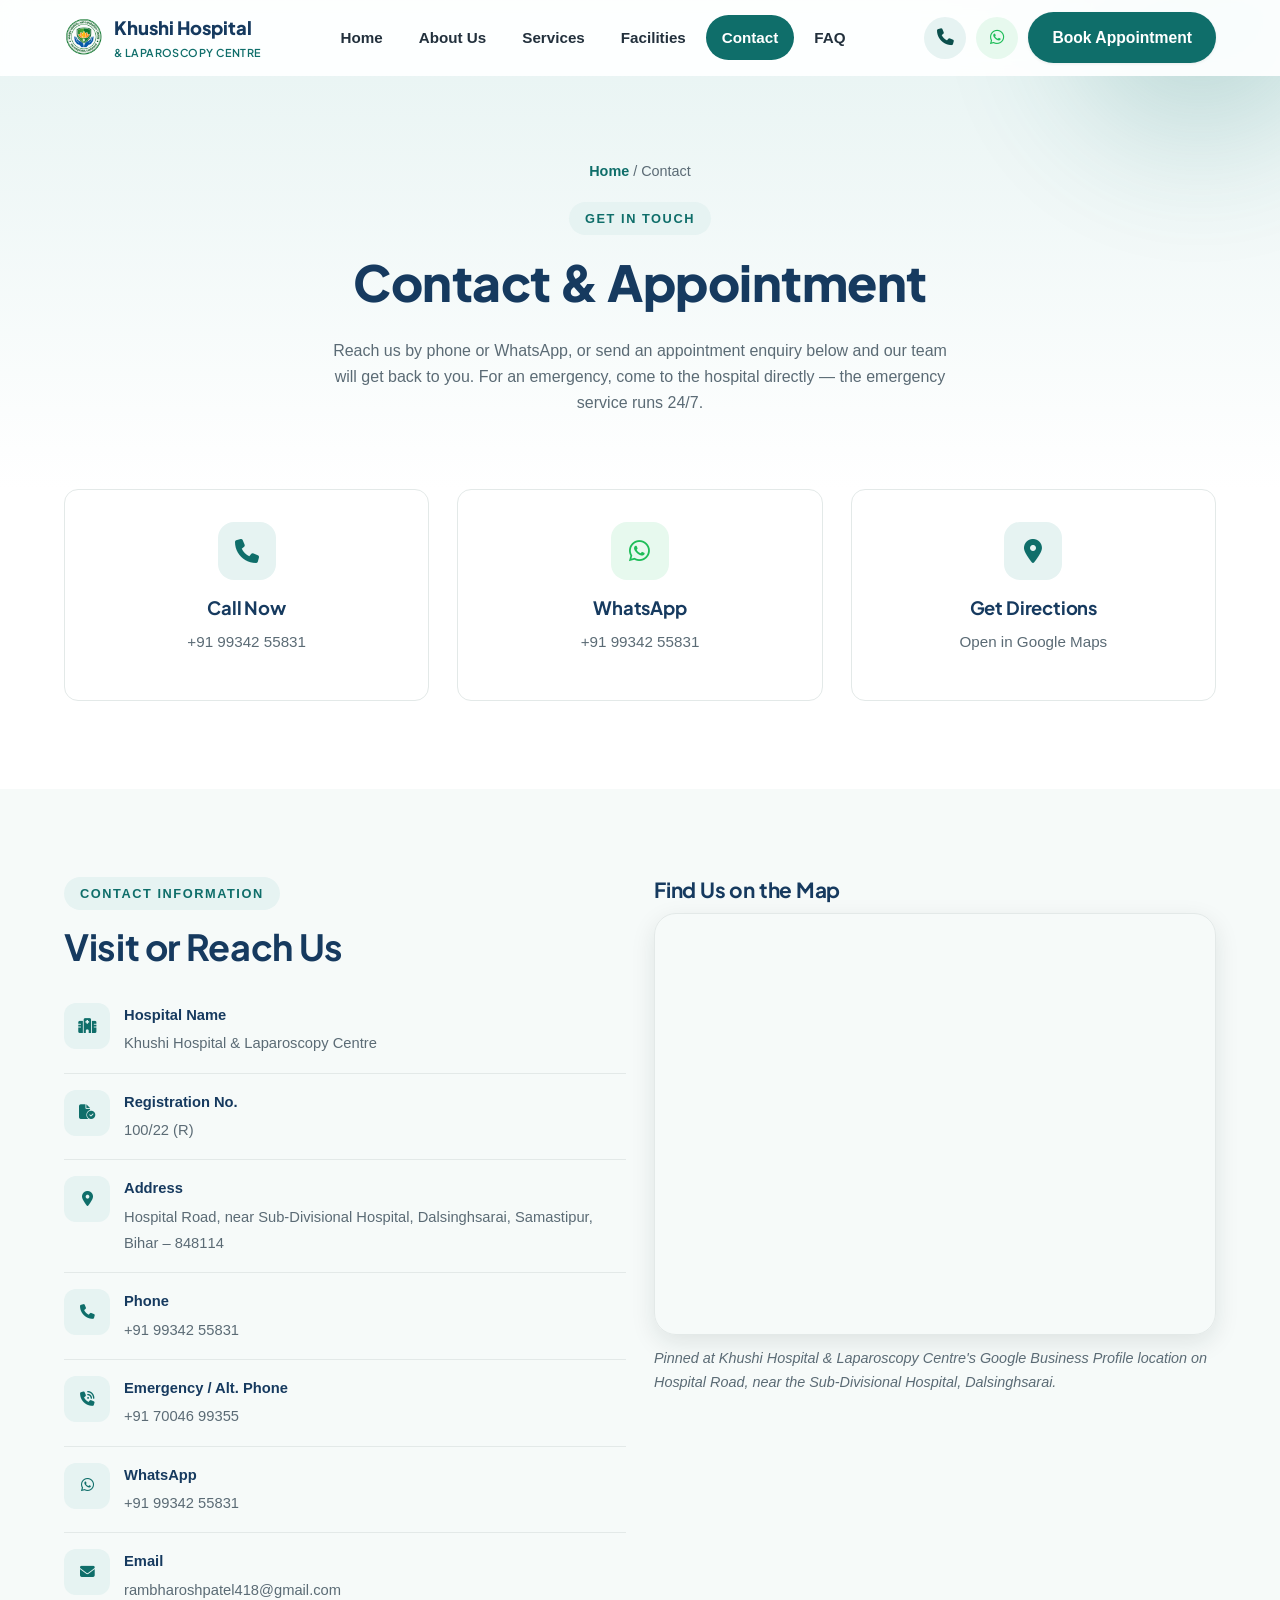
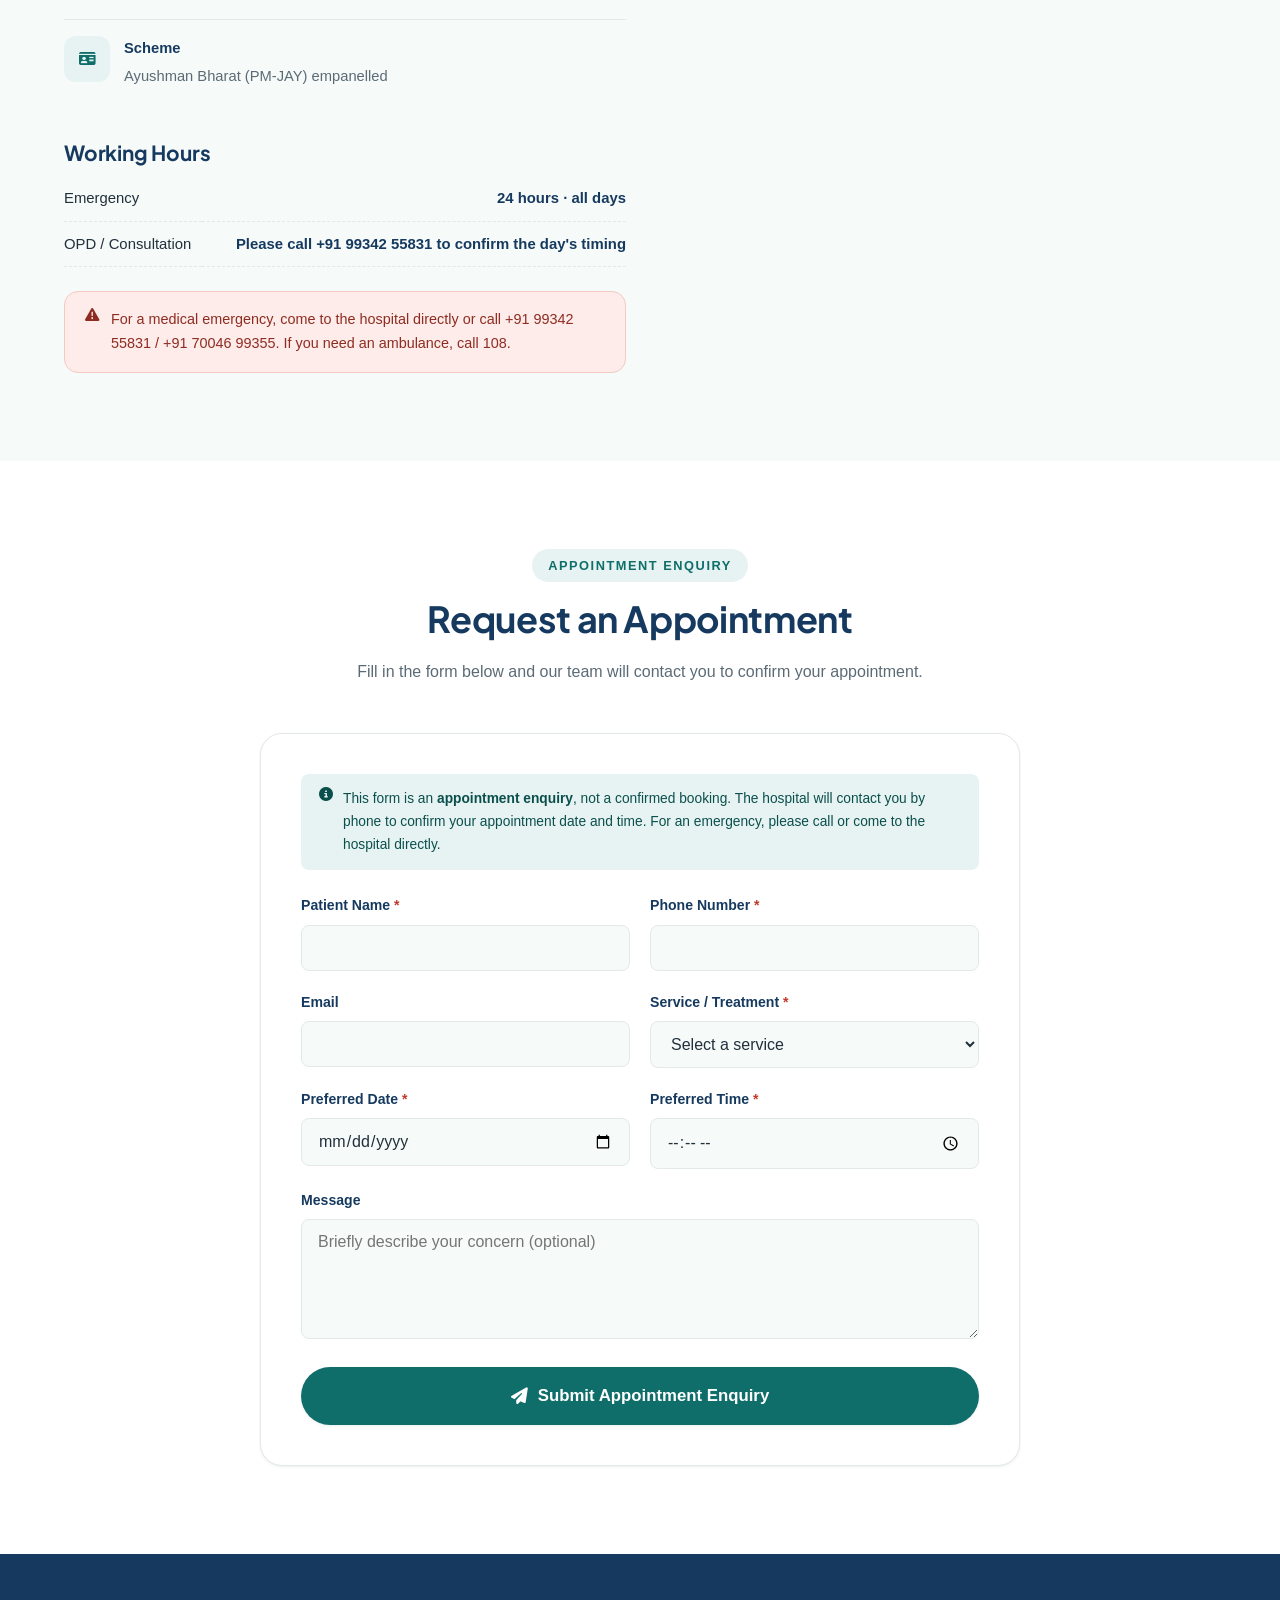
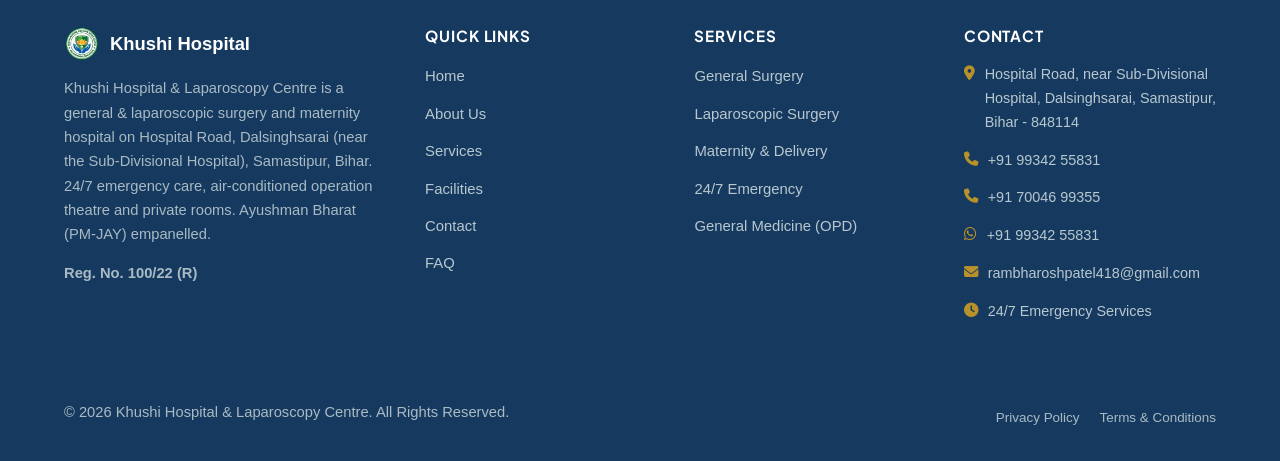
<file: contact.html>
<!DOCTYPE html>
<html lang="en">
<head>
<meta charset="UTF-8">
<meta name="viewport" content="width=device-width, initial-scale=1.0">
<title>Contact &amp; Appointment | Khushi Hospital &amp; Laparoscopy Centre, Dalsinghsarai</title>
<meta name="description" content="Contact Khushi Hospital &amp; Laparoscopy Centre, Hospital Road, Dalsinghsarai (Samastipur), Bihar — phone +91 99342 55831 / +91 70046 99355, WhatsApp, directions and appointment enquiry. 24/7 emergency.">
<link rel="canonical" href="https://niord-pharma.github.io/khushi-hospital/contact.html">

<meta property="og:type" content="website">
<meta property="og:title" content="Contact &amp; Appointment | Khushi Hospital &amp; Laparoscopy Centre">
<meta property="og:description" content="Phone, WhatsApp, directions and appointment enquiry — Khushi Hospital &amp; Laparoscopy Centre, Dalsinghsarai, Samastipur.">
<meta property="og:image" content="https://niord-pharma.github.io/khushi-hospital/assets/images/og-image.png">
<meta property="og:url" content="https://niord-pharma.github.io/khushi-hospital/contact.html">
<meta property="og:site_name" content="Khushi Hospital &amp; Laparoscopy Centre">
<meta name="twitter:card" content="summary_large_image">
<meta name="twitter:title" content="Contact &amp; Appointment | Khushi Hospital &amp; Laparoscopy Centre">
<meta name="twitter:description" content="Phone, WhatsApp, directions and appointment enquiry — Khushi Hospital &amp; Laparoscopy Centre, Dalsinghsarai, Samastipur.">
<meta name="twitter:image" content="https://niord-pharma.github.io/khushi-hospital/assets/images/og-image.png">

<link rel="icon" type="image/png" sizes="any" href="assets/icons/favicon.png">
<link rel="apple-touch-icon" href="assets/icons/apple-touch-icon.png">
<link rel="manifest" href="manifest.json">
<meta name="theme-color" content="#0f6e6a">
<link rel="preconnect" href="https://fonts.googleapis.com">
<link rel="preconnect" href="https://fonts.gstatic.com" crossorigin>
<link rel="stylesheet" href="https://fonts.googleapis.com/css2?family=Plus+Jakarta+Sans:wght@600;700;800&display=swap">
<link rel="stylesheet" href="https://cdnjs.cloudflare.com/ajax/libs/font-awesome/6.5.2/css/all.min.css" referrerpolicy="no-referrer">
<link rel="stylesheet" href="assets/css/style.css">

<script type="application/ld+json">
{
  "@context": "https://schema.org",
  "@type": "Hospital",
  "name": "Khushi Hospital & Laparoscopy Centre",
  "image": "https://niord-pharma.github.io/khushi-hospital/assets/images/og-image.png",
  "telephone": ["+91-9934255831", "+91-7004699355"],
  "email": "rambharoshpatel418@gmail.com",
  "identifier": "Reg. No. 100/22 (R)",
  "url": "https://niord-pharma.github.io/khushi-hospital/contact.html",
  "address": {
    "@type": "PostalAddress",
    "streetAddress": "Hospital Road, Near Sub-Divisional Hospital",
    "addressLocality": "Dalsinghsarai",
    "addressRegion": "Bihar",
    "postalCode": "848114",
    "addressCountry": "IN"
  },
  "geo": {
    "@type": "GeoCoordinates",
    "latitude": "25.6681544",
    "longitude": "85.8449152"
  },
  "openingHoursSpecification": [
    { "@type": "OpeningHoursSpecification", "dayOfWeek": ["Monday","Tuesday","Wednesday","Thursday","Friday","Saturday","Sunday"], "opens": "00:00", "closes": "23:59" }
  ],
  "areaServed": "Dalsinghsarai, Samastipur, Bihar",
  "paymentAccepted": "Cash, Ayushman Bharat (PM-JAY)"
}
</script>
<script type="application/ld+json">
{
  "@context": "https://schema.org",
  "@type": "BreadcrumbList",
  "itemListElement": [
    { "@type": "ListItem", "position": 1, "name": "Home", "item": "https://niord-pharma.github.io/khushi-hospital/" },
    { "@type": "ListItem", "position": 2, "name": "Contact", "item": "https://niord-pharma.github.io/khushi-hospital/contact.html" }
  ]
}
</script>
</head>
<body>
<a class="skip-link" href="#main">Skip to main content</a>

<header class="site-header" id="siteHeader">
  <div class="container header-inner">
    <a href="index.html" class="logo" aria-label="Khushi Hospital &amp; Laparoscopy Centre - Home">
      <img src="assets/icons/logo.png" alt="" width="40" height="40">
      <span>Khushi Hospital<span class="logo-sub">&amp; Laparoscopy Centre</span></span>
    </a>
    <nav class="main-nav" id="mainNav" aria-label="Primary">
      <ul>
        <li><a href="index.html" class="nav-link" data-nav="home">Home</a></li>
        <li><a href="about.html" class="nav-link" data-nav="about">About Us</a></li>
        <li><a href="services.html" class="nav-link" data-nav="services">Services</a></li>
        <li><a href="facilities.html" class="nav-link" data-nav="facilities">Facilities</a></li>
        <li><a href="contact.html" class="nav-link" data-nav="contact">Contact</a></li>
        <li><a href="faq.html" class="nav-link" data-nav="faq">FAQ</a></li>
      </ul>
      <a href="contact.html#appointment-form" class="btn btn-primary btn-block mobile-book-btn">Book Appointment</a>
    </nav>
    <div class="header-actions">
      <a href="tel:+919934255831" class="icon-btn" aria-label="Call the hospital"><i class="fa-solid fa-phone"></i></a>
      <a href="https://wa.me/919934255831" class="icon-btn whatsapp" target="_blank" rel="noopener" aria-label="Chat with us on WhatsApp"><i class="fa-brands fa-whatsapp"></i></a>
      <a href="contact.html#appointment-form" class="btn btn-primary">Book Appointment</a>
      <button class="hamburger" id="hamburgerBtn" type="button" aria-label="Open menu" aria-expanded="false" aria-controls="mainNav">
        <span></span><span></span><span></span>
      </button>
    </div>
  </div>
</header>

<main id="main">

  <section class="page-hero">
    <div class="container">
      <p class="breadcrumb"><a href="index.html">Home</a> / Contact</p>
      <span class="eyebrow">Get in Touch</span>
      <h1>Contact &amp; Appointment</h1>
      <p style="max-width:640px;margin:0 auto;">Reach us by phone or WhatsApp, or send an appointment enquiry below and our team will get back to you. For an emergency, come to the hospital directly &mdash; the emergency service runs 24/7.</p>
    </div>
  </section>

  <!-- QUICK CONTACT -->
  <section class="section" style="padding-top:0;">
    <div class="container">
      <div class="grid grid-3">
        <a href="tel:+919934255831" class="card reveal text-center">
          <div class="card-icon" style="margin:0 auto 16px;"><i class="fa-solid fa-phone"></i></div>
          <h3>Call Now</h3>
          <p>+91 99342 55831</p>
        </a>
        <a href="https://wa.me/919934255831" target="_blank" rel="noopener" class="card reveal text-center">
          <div class="card-icon" style="margin:0 auto 16px; background:#e7f9ee; color:#1ebd58;"><i class="fa-brands fa-whatsapp"></i></div>
          <h3>WhatsApp</h3>
          <p>+91 99342 55831</p>
        </a>
        <a href="https://www.google.com/maps/dir/?api=1&amp;destination=25.6681544,85.8449152" target="_blank" rel="noopener noreferrer" class="card reveal text-center">
          <div class="card-icon" style="margin:0 auto 16px;"><i class="fa-solid fa-location-dot"></i></div>
          <h3>Get Directions</h3>
          <p>Open in Google Maps</p>
        </a>
      </div>
    </div>
  </section>

  <!-- CONTACT INFO + MAP -->
  <section class="section section--soft">
    <div class="container grid grid-2">
      <div class="reveal">
        <span class="eyebrow">Contact Information</span>
        <h2>Visit or Reach Us</h2>
        <ul class="contact-info-list">
          <li>
            <span class="ci-icon"><i class="fa-solid fa-hospital"></i></span>
            <div><strong>Hospital Name</strong><span>Khushi Hospital &amp; Laparoscopy Centre</span></div>
          </li>
          <li>
            <span class="ci-icon"><i class="fa-solid fa-file-circle-check"></i></span>
            <div><strong>Registration No.</strong><span>100/22 (R)</span></div>
          </li>
          <li>
            <span class="ci-icon"><i class="fa-solid fa-location-dot"></i></span>
            <div><strong>Address</strong><span>Hospital Road, near Sub-Divisional Hospital, Dalsinghsarai, Samastipur, Bihar &ndash; 848114</span></div>
          </li>
          <li>
            <span class="ci-icon"><i class="fa-solid fa-phone"></i></span>
            <div><strong>Phone</strong><span><a href="tel:+919934255831">+91 99342 55831</a></span></div>
          </li>
          <li>
            <span class="ci-icon"><i class="fa-solid fa-phone-volume"></i></span>
            <div><strong>Emergency / Alt. Phone</strong><span><a href="tel:+917004699355">+91 70046 99355</a></span></div>
          </li>
          <li>
            <span class="ci-icon"><i class="fa-brands fa-whatsapp"></i></span>
            <div><strong>WhatsApp</strong><span><a href="https://wa.me/919934255831" target="_blank" rel="noopener">+91 99342 55831</a></span></div>
          </li>
          <li>
            <span class="ci-icon"><i class="fa-solid fa-envelope"></i></span>
            <div><strong>Email</strong><span><a href="mailto:rambharoshpatel418@gmail.com">rambharoshpatel418@gmail.com</a></span></div>
          </li>
          <li>
            <span class="ci-icon"><i class="fa-solid fa-id-card"></i></span>
            <div><strong>Scheme</strong><span>Ayushman Bharat (PM-JAY) empanelled</span></div>
          </li>
        </ul>

        <h3 style="margin-top:34px;">Working Hours</h3>
        <table class="hours-table">
          <tr><td>Emergency</td><td>24 hours &middot; all days</td></tr>
          <tr><td>OPD / Consultation</td><td>Please call +91 99342 55831 to confirm the day's timing</td></tr>
        </table>

        <div class="emergency-strip">
          <i class="fa-solid fa-triangle-exclamation"></i>
          <div>For a medical emergency, come to the hospital directly or call +91 99342 55831 / +91 70046 99355. If you need an ambulance, call 108.</div>
        </div>
      </div>

      <div class="reveal">
        <h3 class="mt-0">Find Us on the Map</h3>
        <div class="map-frame">
          <iframe
            src="https://www.google.com/maps/embed?pb=!1m18!1m12!1m3!1d3596.094728131148!2d85.8423402753973!3d25.66815437741072!2m3!1f0!2f0!3f0!3m2!1i1024!2i768!4f13.1!3m3!1m2!1s0x39ed896126de92b9%3A0x6f6d5b71352ded6e!2sKhushi%20hospital!5e0!3m2!1sen!2sin!4v1790694502711!5m2!1sen!2sin"
            title="Map showing the location of Khushi Hospital &amp; Laparoscopy Centre, Dalsinghsarai"
            loading="lazy"
            allowfullscreen
            referrerpolicy="strict-origin-when-cross-origin">
          </iframe>
        </div>
        <p style="margin-top:12px;font-size:.9rem;"><em>Pinned at Khushi Hospital &amp; Laparoscopy Centre&apos;s Google Business Profile location on Hospital Road, near the Sub-Divisional Hospital, Dalsinghsarai.</em></p>
      </div>
    </div>
  </section>

  <!-- APPOINTMENT FORM -->
  <section class="section" id="appointment-form">
    <div class="container">
      <div class="section-header">
        <span class="eyebrow">Appointment Enquiry</span>
        <h2>Request an Appointment</h2>
        <p>Fill in the form below and our team will contact you to confirm your appointment.</p>
      </div>

      <div style="max-width:760px;margin:0 auto;">
        <div class="form-card reveal">
          <div class="form-note">
            <i class="fa-solid fa-circle-info"></i>
            <span>This form is an <strong>appointment enquiry</strong>, not a confirmed booking. The hospital will contact you by phone to confirm your appointment date and time. For an emergency, please call or come to the hospital directly.</span>
          </div>

          <form id="appointmentForm" novalidate>
            <!-- Web3Forms (free email delivery, no backend required): https://web3forms.com -->
            <input type="hidden" name="access_key" value="a1c28a38-8581-4154-afd7-83ae9dcd803b">
            <input type="hidden" name="subject" value="New Appointment Enquiry — Khushi Hospital &amp; Laparoscopy Centre">
            <input type="hidden" name="from_name" value="Khushi Hospital Website">
            <input type="checkbox" name="botcheck" class="hidden-field" style="display:none" tabindex="-1" autocomplete="off">

            <div class="form-row">
              <div class="form-group">
                <label for="patientName">Patient Name <span class="required">*</span></label>
                <input class="form-control" type="text" id="patientName" name="name" data-validate autocomplete="name" required>
                <span class="error-msg">Please enter your full name.</span>
              </div>
              <div class="form-group">
                <label for="patientPhone">Phone Number <span class="required">*</span></label>
                <input class="form-control" type="tel" id="patientPhone" name="phone" data-validate autocomplete="tel" required>
                <span class="error-msg">Please enter a valid phone number.</span>
              </div>
            </div>

            <div class="form-row">
              <div class="form-group">
                <label for="patientEmail">Email</label>
                <input class="form-control" type="email" id="patientEmail" name="email" data-validate autocomplete="email">
                <span class="error-msg">Please enter a valid email address.</span>
              </div>
              <div class="form-group">
                <label for="patientService">Service / Treatment <span class="required">*</span></label>
                <select class="form-control" id="patientService" name="service" data-validate required>
                  <option value="">Select a service</option>
                  <option>General Surgery</option>
                  <option>Laparoscopic Surgery</option>
                  <option>Maternity / Delivery</option>
                  <option>General Medicine (OPD)</option>
                  <option>Anaesthesia Consultation</option>
                  <option>Emergency</option>
                  <option>Health Checkup</option>
                  <option>Other</option>
                </select>
                <span class="error-msg">Please select a service.</span>
              </div>
            </div>

            <div class="form-row">
              <div class="form-group">
                <label for="preferredDate">Preferred Date <span class="required">*</span></label>
                <input class="form-control" type="date" id="preferredDate" name="date" data-validate required>
                <span class="error-msg">Please choose a preferred date.</span>
              </div>
              <div class="form-group">
                <label for="preferredTime">Preferred Time <span class="required">*</span></label>
                <input class="form-control" type="time" id="preferredTime" name="time" data-validate required>
                <span class="error-msg">Please choose a preferred time.</span>
              </div>
            </div>

            <div class="form-group">
              <label for="patientMessage">Message</label>
              <textarea class="form-control" id="patientMessage" name="message" rows="4" placeholder="Briefly describe your concern (optional)"></textarea>
            </div>

            <p class="form-submit-error" id="formError" role="alert">
              <i class="fa-solid fa-triangle-exclamation"></i>
              Sorry, your enquiry could not be sent right now. Please try again, or send it directly via WhatsApp below.
            </p>

            <button type="submit" class="btn btn-primary btn-lg btn-block"><i class="fa-solid fa-paper-plane"></i> Submit Appointment Enquiry</button>
          </form>

          <div class="form-success" id="formSuccess">
            <i class="fa-solid fa-circle-check"></i>
            <h3>Thank you<span id="successName"></span>!</h3>
            <p>Your appointment enquiry has been received. Our team will contact you shortly to confirm the date and time.</p>
            <div class="form-success-actions">
              <a href="https://wa.me/919934255831" id="whatsappContinueBtn" class="btn btn-whatsapp" target="_blank" rel="noopener"><i class="fa-brands fa-whatsapp"></i> Also Send via WhatsApp</a>
              <a href="index.html" class="btn btn-outline">Back to Home</a>
            </div>
          </div>
        </div>
      </div>
    </div>
  </section>

</main>

<footer class="site-footer">
  <div class="container footer-top">
    <div class="footer-grid">
      <div>
        <div class="footer-logo"><img src="assets/icons/logo.png" alt="" width="36" height="36"> Khushi Hospital</div>
        <p>Khushi Hospital &amp; Laparoscopy Centre is a general &amp; laparoscopic surgery and maternity hospital on Hospital Road, Dalsinghsarai (near the Sub-Divisional Hospital), Samastipur, Bihar. 24/7 emergency care, air-conditioned operation theatre and private rooms. Ayushman Bharat (PM-JAY) empanelled.</p>
        <p style="margin-top:10px;"><strong>Reg. No. 100/22 (R)</strong></p>
      </div>
      <div>
        <h4>Quick Links</h4>
        <ul class="footer-links">
          <li><a href="index.html">Home</a></li>
          <li><a href="about.html">About Us</a></li>
          <li><a href="services.html">Services</a></li>
          <li><a href="facilities.html">Facilities</a></li>
          <li><a href="contact.html">Contact</a></li>
          <li><a href="faq.html">FAQ</a></li>
        </ul>
      </div>
      <div>
        <h4>Services</h4>
        <ul class="footer-links">
          <li><a href="services.html#general-surgery">General Surgery</a></li>
          <li><a href="services.html#laparoscopic-surgery">Laparoscopic Surgery</a></li>
          <li><a href="services.html#maternity">Maternity &amp; Delivery</a></li>
          <li><a href="services.html#emergency-care">24/7 Emergency</a></li>
          <li><a href="services.html#general-medicine">General Medicine (OPD)</a></li>
        </ul>
      </div>
      <div>
        <h4>Contact</h4>
        <ul class="footer-contact">
          <li><i class="fa-solid fa-location-dot"></i><span>Hospital Road, near Sub-Divisional Hospital, Dalsinghsarai, Samastipur, Bihar - 848114</span></li>
          <li><i class="fa-solid fa-phone"></i><span>+91 99342 55831</span></li>
          <li><i class="fa-solid fa-phone"></i><span>+91 70046 99355</span></li>
          <li><i class="fa-brands fa-whatsapp"></i><span>+91 99342 55831</span></li>
          <li><i class="fa-solid fa-envelope"></i><span><a href="mailto:rambharoshpatel418@gmail.com">rambharoshpatel418@gmail.com</a></span></li>
          <li><i class="fa-solid fa-clock"></i><span>24/7 Emergency Services</span></li>
        </ul>
      </div>
    </div>
  </div>
  <div class="container footer-bottom">
    <p>&copy; <span id="currentYear">2026</span> Khushi Hospital &amp; Laparoscopy Centre. All Rights Reserved.</p>
    <div class="footer-bottom-links">
      <a href="privacy.html">Privacy Policy</a>
      <a href="terms.html">Terms &amp; Conditions</a>
    </div>
  </div>
</footer>

<button class="back-to-top" id="backToTop" type="button" aria-label="Back to top"><i class="fa-solid fa-arrow-up"></i></button>

<nav class="mobile-contact-bar" aria-label="Quick contact">
  <ul>
    <li><a class="bar-call" href="tel:+919934255831"><i class="fa-solid fa-phone"></i>Call</a></li>
    <li><a class="bar-whatsapp" href="https://wa.me/919934255831" target="_blank" rel="noopener"><i class="fa-brands fa-whatsapp"></i>WhatsApp</a></li>
    <li><a class="bar-appointment" href="contact.html#appointment-form"><i class="fa-solid fa-calendar-check"></i>Appointment</a></li>
  </ul>
</nav>

<script src="assets/js/main.js"></script>
</body>
</html>
</file>
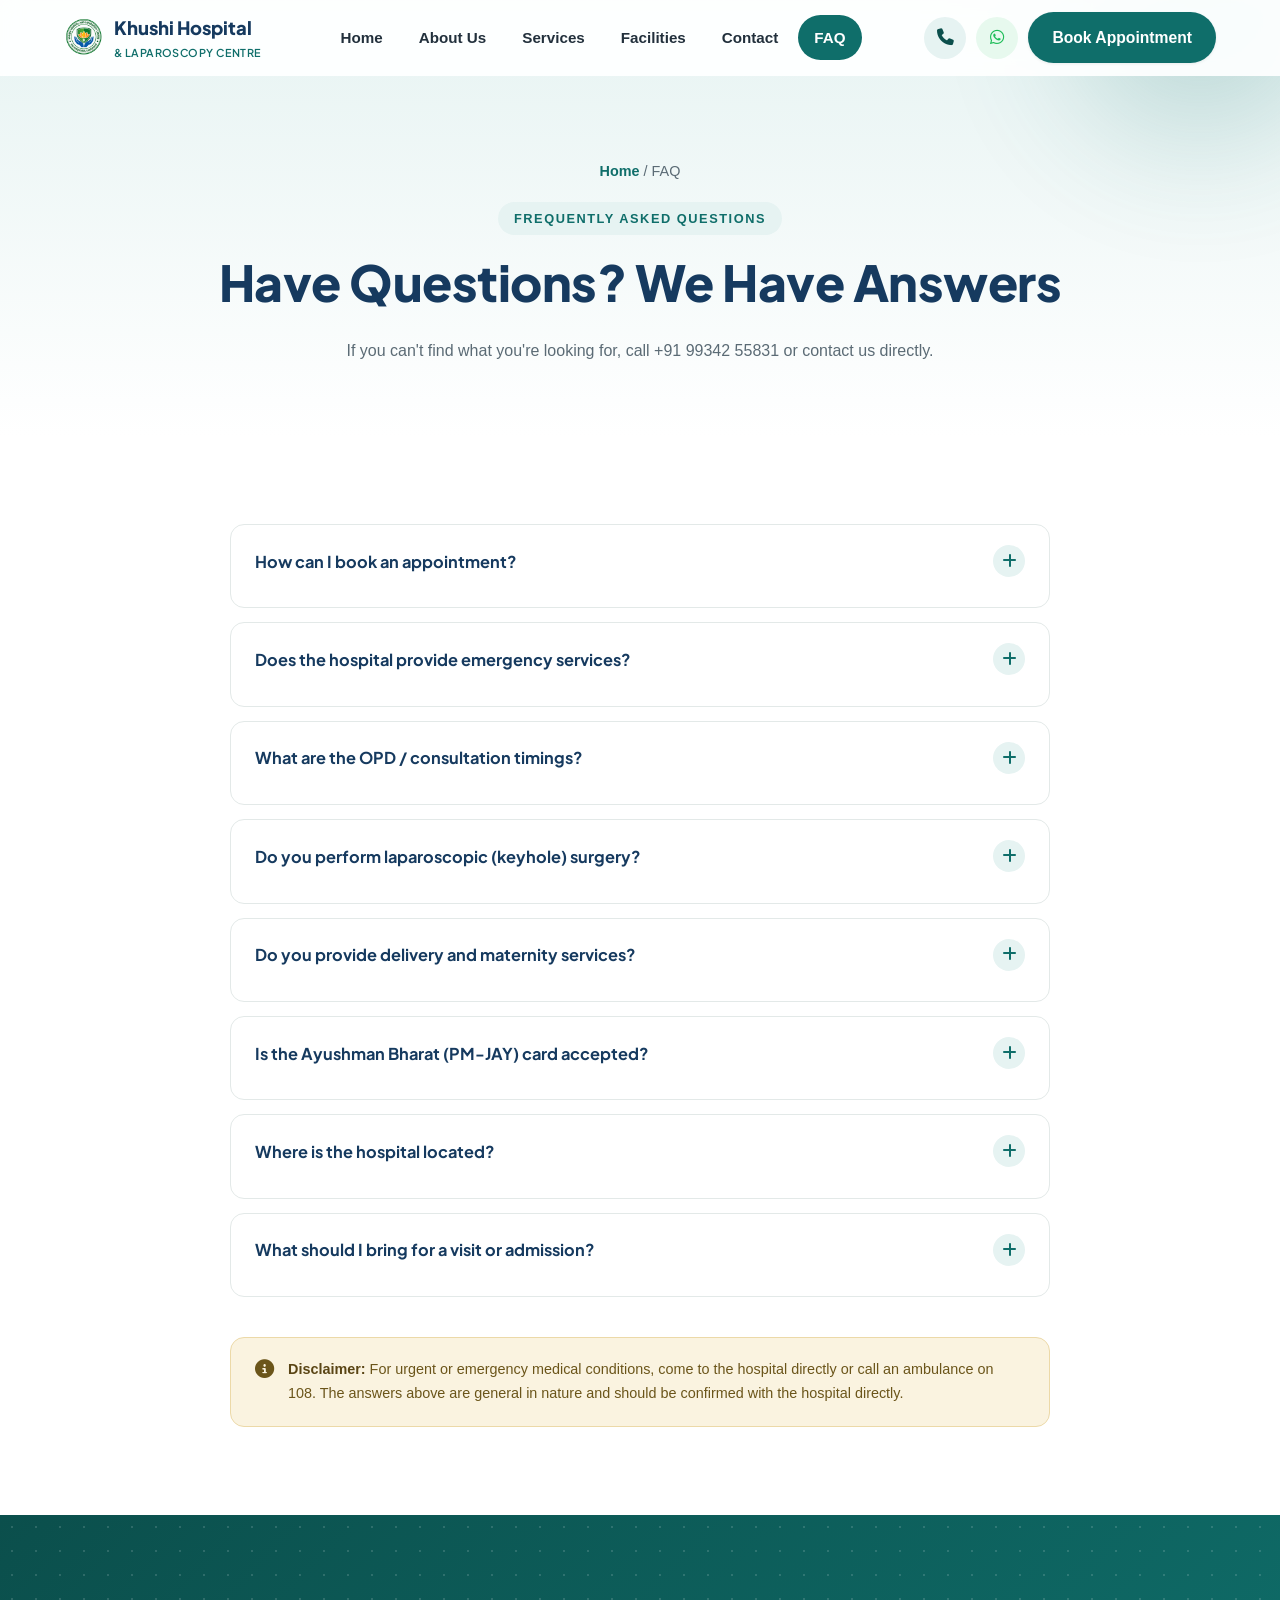
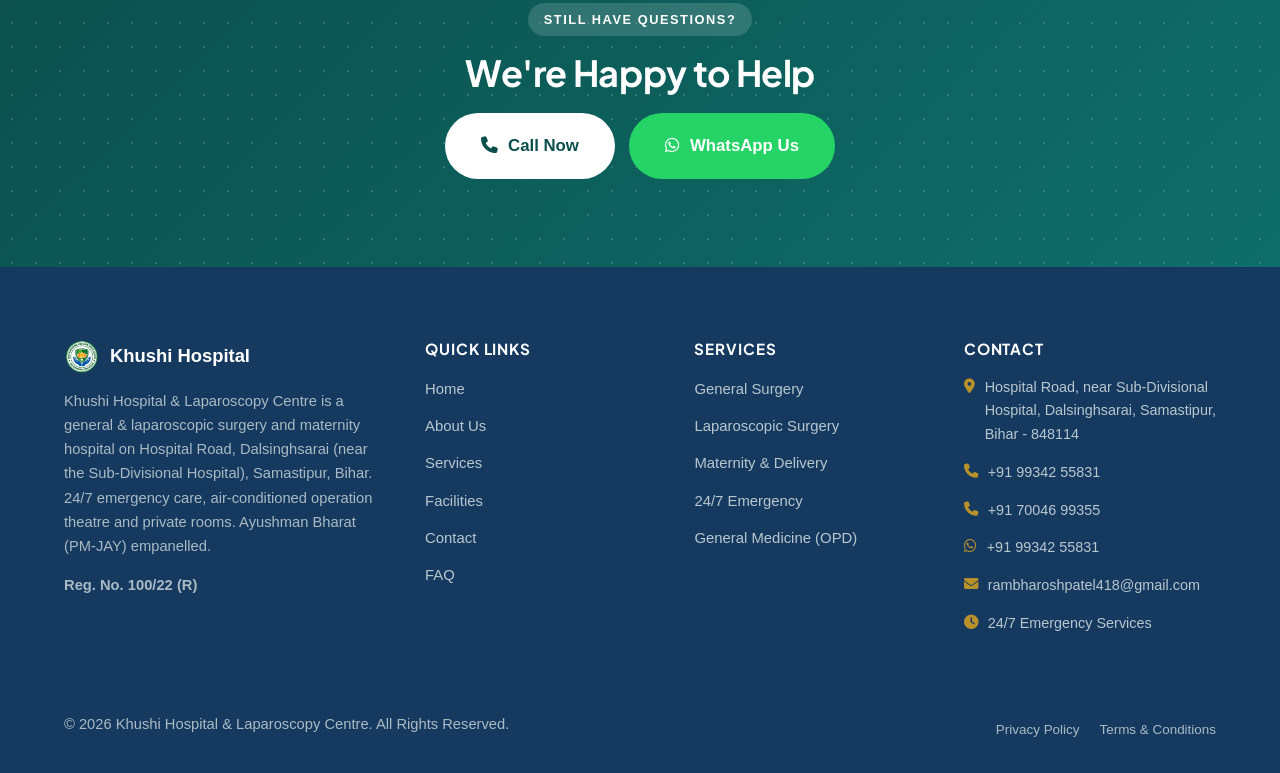
<file: faq.html>
<!DOCTYPE html>
<html lang="en">
<head>
<meta charset="UTF-8">
<meta name="viewport" content="width=device-width, initial-scale=1.0">
<title>FAQ | Khushi Hospital &amp; Laparoscopy Centre, Dalsinghsarai</title>
<meta name="description" content="Common questions about appointments, emergency services, surgery, delivery, Ayushman Bharat (PM-JAY) and visiting Khushi Hospital &amp; Laparoscopy Centre, Dalsinghsarai (Samastipur), Bihar.">
<link rel="canonical" href="https://niord-pharma.github.io/khushi-hospital/faq.html">

<meta property="og:type" content="website">
<meta property="og:title" content="FAQ | Khushi Hospital &amp; Laparoscopy Centre">
<meta property="og:description" content="Appointments, emergency, surgery, delivery, Ayushman Bharat (PM-JAY) and visiting the hospital.">
<meta property="og:image" content="https://niord-pharma.github.io/khushi-hospital/assets/images/og-image.png">
<meta property="og:url" content="https://niord-pharma.github.io/khushi-hospital/faq.html">
<meta property="og:site_name" content="Khushi Hospital &amp; Laparoscopy Centre">
<meta name="twitter:card" content="summary_large_image">
<meta name="twitter:title" content="FAQ | Khushi Hospital &amp; Laparoscopy Centre">
<meta name="twitter:description" content="Appointments, emergency, surgery, delivery, Ayushman Bharat (PM-JAY) and visiting the hospital.">
<meta name="twitter:image" content="https://niord-pharma.github.io/khushi-hospital/assets/images/og-image.png">

<link rel="icon" type="image/png" sizes="any" href="assets/icons/favicon.png">
<link rel="apple-touch-icon" href="assets/icons/apple-touch-icon.png">
<link rel="manifest" href="manifest.json">
<meta name="theme-color" content="#0f6e6a">
<link rel="preconnect" href="https://fonts.googleapis.com">
<link rel="preconnect" href="https://fonts.gstatic.com" crossorigin>
<link rel="stylesheet" href="https://fonts.googleapis.com/css2?family=Plus+Jakarta+Sans:wght@600;700;800&display=swap">
<link rel="stylesheet" href="https://cdnjs.cloudflare.com/ajax/libs/font-awesome/6.5.2/css/all.min.css" referrerpolicy="no-referrer">
<link rel="stylesheet" href="assets/css/style.css">

<script type="application/ld+json">
{
  "@context": "https://schema.org",
  "@type": "FAQPage",
  "mainEntity": [
    {
      "@type": "Question",
      "name": "How can I book an appointment?",
      "acceptedAnswer": { "@type": "Answer", "text": "You can request an appointment using the enquiry form on our Contact page, or by calling or messaging us on WhatsApp at +91 99342 55831. Our team will get back to you to confirm the date and time." }
    },
    {
      "@type": "Question",
      "name": "Does the hospital provide emergency services?",
      "acceptedAnswer": { "@type": "Answer", "text": "Yes. Khushi Hospital & Laparoscopy Centre provides 24/7 emergency cover for surgical and medical emergencies, including initial assessment, stabilisation and emergency operations where required. For a life-threatening emergency, come to the hospital directly or call an ambulance on 108." }
    },
    {
      "@type": "Question",
      "name": "What are the OPD / consultation timings?",
      "acceptedAnswer": { "@type": "Answer", "text": "OPD timings vary by doctor. Please call +91 99342 55831 to confirm the day's timing before visiting. Emergency care is available 24 hours, all days." }
    },
    {
      "@type": "Question",
      "name": "Do you perform laparoscopic (keyhole) surgery?",
      "acceptedAnswer": { "@type": "Answer", "text": "Yes. The hospital has a laparoscopy setup and an air-conditioned operation theatre. The surgeon will advise whether a laparoscopic or open approach is suitable for your condition." }
    },
    {
      "@type": "Question",
      "name": "Do you provide delivery and maternity services?",
      "acceptedAnswer": { "@type": "Answer", "text": "Yes — antenatal care, normal (vaginal) delivery and caesarean section, with an anaesthetist available for operative deliveries." }
    },
    {
      "@type": "Question",
      "name": "Is the Ayushman Bharat (PM-JAY) card accepted?",
      "acceptedAnswer": { "@type": "Answer", "text": "Yes, the hospital is empanelled under Ayushman Bharat (PM-JAY). Eligible cardholders can get cashless treatment for covered procedures. Please bring your Ayushman card and a photo ID." }
    },
    {
      "@type": "Question",
      "name": "Where is the hospital located?",
      "acceptedAnswer": { "@type": "Answer", "text": "Hospital Road, next to the Sub-Divisional Hospital, Dalsinghsarai, Samastipur, Bihar - 848114. A map and directions are on the Contact page." }
    },
    {
      "@type": "Question",
      "name": "What should I bring for a visit or admission?",
      "acceptedAnswer": { "@type": "Answer", "text": "Any previous prescriptions, reports and scans, a list of your current medicines, a photo ID, and your Ayushman card if you have one. Prescriptions from the hospital are valid for 21 days, so always carry the old prescription and reports on follow-up visits." }
    }
  ]
}
</script>
<script type="application/ld+json">
{
  "@context": "https://schema.org",
  "@type": "BreadcrumbList",
  "itemListElement": [
    { "@type": "ListItem", "position": 1, "name": "Home", "item": "https://niord-pharma.github.io/khushi-hospital/" },
    { "@type": "ListItem", "position": 2, "name": "FAQ", "item": "https://niord-pharma.github.io/khushi-hospital/faq.html" }
  ]
}
</script>
</head>
<body>
<a class="skip-link" href="#main">Skip to main content</a>

<header class="site-header" id="siteHeader">
  <div class="container header-inner">
    <a href="index.html" class="logo" aria-label="Khushi Hospital &amp; Laparoscopy Centre - Home">
      <img src="assets/icons/logo.png" alt="" width="40" height="40">
      <span>Khushi Hospital<span class="logo-sub">&amp; Laparoscopy Centre</span></span>
    </a>
    <nav class="main-nav" id="mainNav" aria-label="Primary">
      <ul>
        <li><a href="index.html" class="nav-link" data-nav="home">Home</a></li>
        <li><a href="about.html" class="nav-link" data-nav="about">About Us</a></li>
        <li><a href="services.html" class="nav-link" data-nav="services">Services</a></li>
        <li><a href="facilities.html" class="nav-link" data-nav="facilities">Facilities</a></li>
        <li><a href="contact.html" class="nav-link" data-nav="contact">Contact</a></li>
        <li><a href="faq.html" class="nav-link" data-nav="faq">FAQ</a></li>
      </ul>
      <a href="contact.html#appointment-form" class="btn btn-primary btn-block mobile-book-btn">Book Appointment</a>
    </nav>
    <div class="header-actions">
      <a href="tel:+919934255831" class="icon-btn" aria-label="Call the hospital"><i class="fa-solid fa-phone"></i></a>
      <a href="https://wa.me/919934255831" class="icon-btn whatsapp" target="_blank" rel="noopener" aria-label="Chat with us on WhatsApp"><i class="fa-brands fa-whatsapp"></i></a>
      <a href="contact.html#appointment-form" class="btn btn-primary">Book Appointment</a>
      <button class="hamburger" id="hamburgerBtn" type="button" aria-label="Open menu" aria-expanded="false" aria-controls="mainNav">
        <span></span><span></span><span></span>
      </button>
    </div>
  </div>
</header>

<main id="main">

  <section class="page-hero">
    <div class="container">
      <p class="breadcrumb"><a href="index.html">Home</a> / FAQ</p>
      <span class="eyebrow">Frequently Asked Questions</span>
      <h1>Have Questions? We Have Answers</h1>
      <p style="max-width:640px;margin:0 auto;">If you can't find what you're looking for, call +91 99342 55831 or contact us directly.</p>
    </div>
  </section>

  <section class="section">
    <div class="container">
      <div class="accordion">

        <div class="accordion-item reveal">
          <h3>
            <button class="accordion-trigger" aria-expanded="false" aria-controls="faq1" id="faq1-trigger">
              How can I book an appointment?
              <span class="accordion-icon"><i class="fa-solid fa-plus"></i></span>
            </button>
          </h3>
          <div class="accordion-panel" id="faq1" role="region" aria-labelledby="faq1-trigger">
            <div class="accordion-panel-inner">You can request an appointment using the enquiry form on our <a href="contact.html#appointment-form">Contact page</a>, or by calling or messaging us on WhatsApp at +91 99342 55831. Our team will get back to you to confirm the date and time.</div>
          </div>
        </div>

        <div class="accordion-item reveal">
          <h3>
            <button class="accordion-trigger" aria-expanded="false" aria-controls="faq2" id="faq2-trigger">
              Does the hospital provide emergency services?
              <span class="accordion-icon"><i class="fa-solid fa-plus"></i></span>
            </button>
          </h3>
          <div class="accordion-panel" id="faq2" role="region" aria-labelledby="faq2-trigger">
            <div class="accordion-panel-inner">Yes. The hospital provides 24/7 emergency cover for surgical and medical emergencies, including initial assessment, stabilisation and emergency operations where required. For a life-threatening emergency, come to the hospital directly or call an ambulance on 108.</div>
          </div>
        </div>

        <div class="accordion-item reveal">
          <h3>
            <button class="accordion-trigger" aria-expanded="false" aria-controls="faq3" id="faq3-trigger">
              What are the OPD / consultation timings?
              <span class="accordion-icon"><i class="fa-solid fa-plus"></i></span>
            </button>
          </h3>
          <div class="accordion-panel" id="faq3" role="region" aria-labelledby="faq3-trigger">
            <div class="accordion-panel-inner">OPD timings vary by doctor. Please call <a href="tel:+919934255831">+91 99342 55831</a> to confirm the day's timing before visiting. Emergency care is available 24 hours, all days.</div>
          </div>
        </div>

        <div class="accordion-item reveal">
          <h3>
            <button class="accordion-trigger" aria-expanded="false" aria-controls="faq4" id="faq4-trigger">
              Do you perform laparoscopic (keyhole) surgery?
              <span class="accordion-icon"><i class="fa-solid fa-plus"></i></span>
            </button>
          </h3>
          <div class="accordion-panel" id="faq4" role="region" aria-labelledby="faq4-trigger">
            <div class="accordion-panel-inner">Yes. The hospital has a laparoscopy setup and an air-conditioned operation theatre. The surgeon will advise whether a laparoscopic or open approach is suitable for your condition.</div>
          </div>
        </div>

        <div class="accordion-item reveal">
          <h3>
            <button class="accordion-trigger" aria-expanded="false" aria-controls="faq5" id="faq5-trigger">
              Do you provide delivery and maternity services?
              <span class="accordion-icon"><i class="fa-solid fa-plus"></i></span>
            </button>
          </h3>
          <div class="accordion-panel" id="faq5" role="region" aria-labelledby="faq5-trigger">
            <div class="accordion-panel-inner">Yes &mdash; antenatal care, normal (vaginal) delivery and caesarean section, with an anaesthetist available for operative deliveries.</div>
          </div>
        </div>

        <div class="accordion-item reveal">
          <h3>
            <button class="accordion-trigger" aria-expanded="false" aria-controls="faq6" id="faq6-trigger">
              Is the Ayushman Bharat (PM-JAY) card accepted?
              <span class="accordion-icon"><i class="fa-solid fa-plus"></i></span>
            </button>
          </h3>
          <div class="accordion-panel" id="faq6" role="region" aria-labelledby="faq6-trigger">
            <div class="accordion-panel-inner">Yes, the hospital is empanelled under Ayushman Bharat (PM-JAY). Eligible cardholders can get cashless treatment for covered procedures. Please bring your Ayushman card and a photo ID.</div>
          </div>
        </div>

        <div class="accordion-item reveal">
          <h3>
            <button class="accordion-trigger" aria-expanded="false" aria-controls="faq7" id="faq7-trigger">
              Where is the hospital located?
              <span class="accordion-icon"><i class="fa-solid fa-plus"></i></span>
            </button>
          </h3>
          <div class="accordion-panel" id="faq7" role="region" aria-labelledby="faq7-trigger">
            <div class="accordion-panel-inner">Hospital Road, next to the Sub-Divisional Hospital, Dalsinghsarai, Samastipur, Bihar &ndash; 848114. See the map and directions on our <a href="contact.html">Contact page</a>.</div>
          </div>
        </div>

        <div class="accordion-item reveal">
          <h3>
            <button class="accordion-trigger" aria-expanded="false" aria-controls="faq8" id="faq8-trigger">
              What should I bring for a visit or admission?
              <span class="accordion-icon"><i class="fa-solid fa-plus"></i></span>
            </button>
          </h3>
          <div class="accordion-panel" id="faq8" role="region" aria-labelledby="faq8-trigger">
            <div class="accordion-panel-inner">Any previous prescriptions, reports and scans, a list of your current medicines, a photo ID, and your Ayushman card if you have one. Prescriptions from the hospital are valid for 21 days, so always carry the old prescription and reports on follow-up visits.</div>
          </div>
        </div>

      </div>

      <div class="disclaimer-box reveal" style="max-width:820px;margin:40px auto 0;">
        <i class="fa-solid fa-circle-info"></i>
        <div><strong>Disclaimer:</strong> For urgent or emergency medical conditions, come to the hospital directly or call an ambulance on 108. The answers above are general in nature and should be confirmed with the hospital directly.</div>
      </div>
    </div>
  </section>

  <section class="section section--primary">
    <div class="container text-center">
      <span class="eyebrow">Still Have Questions?</span>
      <h2>We're Happy to Help</h2>
      <div class="btn-group" style="justify-content:center;">
        <a href="tel:+919934255831" class="btn btn-light btn-lg"><i class="fa-solid fa-phone"></i> Call Now</a>
        <a href="https://wa.me/919934255831" class="btn btn-whatsapp btn-lg" target="_blank" rel="noopener"><i class="fa-brands fa-whatsapp"></i> WhatsApp Us</a>
      </div>
    </div>
  </section>

</main>

<footer class="site-footer">
  <div class="container footer-top">
    <div class="footer-grid">
      <div>
        <div class="footer-logo"><img src="assets/icons/logo.png" alt="" width="36" height="36"> Khushi Hospital</div>
        <p>Khushi Hospital &amp; Laparoscopy Centre is a general &amp; laparoscopic surgery and maternity hospital on Hospital Road, Dalsinghsarai (near the Sub-Divisional Hospital), Samastipur, Bihar. 24/7 emergency care, air-conditioned operation theatre and private rooms. Ayushman Bharat (PM-JAY) empanelled.</p>
        <p style="margin-top:10px;"><strong>Reg. No. 100/22 (R)</strong></p>
      </div>
      <div>
        <h4>Quick Links</h4>
        <ul class="footer-links">
          <li><a href="index.html">Home</a></li>
          <li><a href="about.html">About Us</a></li>
          <li><a href="services.html">Services</a></li>
          <li><a href="facilities.html">Facilities</a></li>
          <li><a href="contact.html">Contact</a></li>
          <li><a href="faq.html">FAQ</a></li>
        </ul>
      </div>
      <div>
        <h4>Services</h4>
        <ul class="footer-links">
          <li><a href="services.html#general-surgery">General Surgery</a></li>
          <li><a href="services.html#laparoscopic-surgery">Laparoscopic Surgery</a></li>
          <li><a href="services.html#maternity">Maternity &amp; Delivery</a></li>
          <li><a href="services.html#emergency-care">24/7 Emergency</a></li>
          <li><a href="services.html#general-medicine">General Medicine (OPD)</a></li>
        </ul>
      </div>
      <div>
        <h4>Contact</h4>
        <ul class="footer-contact">
          <li><i class="fa-solid fa-location-dot"></i><span>Hospital Road, near Sub-Divisional Hospital, Dalsinghsarai, Samastipur, Bihar - 848114</span></li>
          <li><i class="fa-solid fa-phone"></i><span>+91 99342 55831</span></li>
          <li><i class="fa-solid fa-phone"></i><span>+91 70046 99355</span></li>
          <li><i class="fa-brands fa-whatsapp"></i><span>+91 99342 55831</span></li>
          <li><i class="fa-solid fa-envelope"></i><span><a href="mailto:rambharoshpatel418@gmail.com">rambharoshpatel418@gmail.com</a></span></li>
          <li><i class="fa-solid fa-clock"></i><span>24/7 Emergency Services</span></li>
        </ul>
      </div>
    </div>
  </div>
  <div class="container footer-bottom">
    <p>&copy; <span id="currentYear">2026</span> Khushi Hospital &amp; Laparoscopy Centre. All Rights Reserved.</p>
    <div class="footer-bottom-links">
      <a href="privacy.html">Privacy Policy</a>
      <a href="terms.html">Terms &amp; Conditions</a>
    </div>
  </div>
</footer>

<button class="back-to-top" id="backToTop" type="button" aria-label="Back to top"><i class="fa-solid fa-arrow-up"></i></button>

<nav class="mobile-contact-bar" aria-label="Quick contact">
  <ul>
    <li><a class="bar-call" href="tel:+919934255831"><i class="fa-solid fa-phone"></i>Call</a></li>
    <li><a class="bar-whatsapp" href="https://wa.me/919934255831" target="_blank" rel="noopener"><i class="fa-brands fa-whatsapp"></i>WhatsApp</a></li>
    <li><a class="bar-appointment" href="contact.html#appointment-form"><i class="fa-solid fa-calendar-check"></i>Appointment</a></li>
  </ul>
</nav>

<script src="assets/js/main.js"></script>
</body>
</html>
</file>
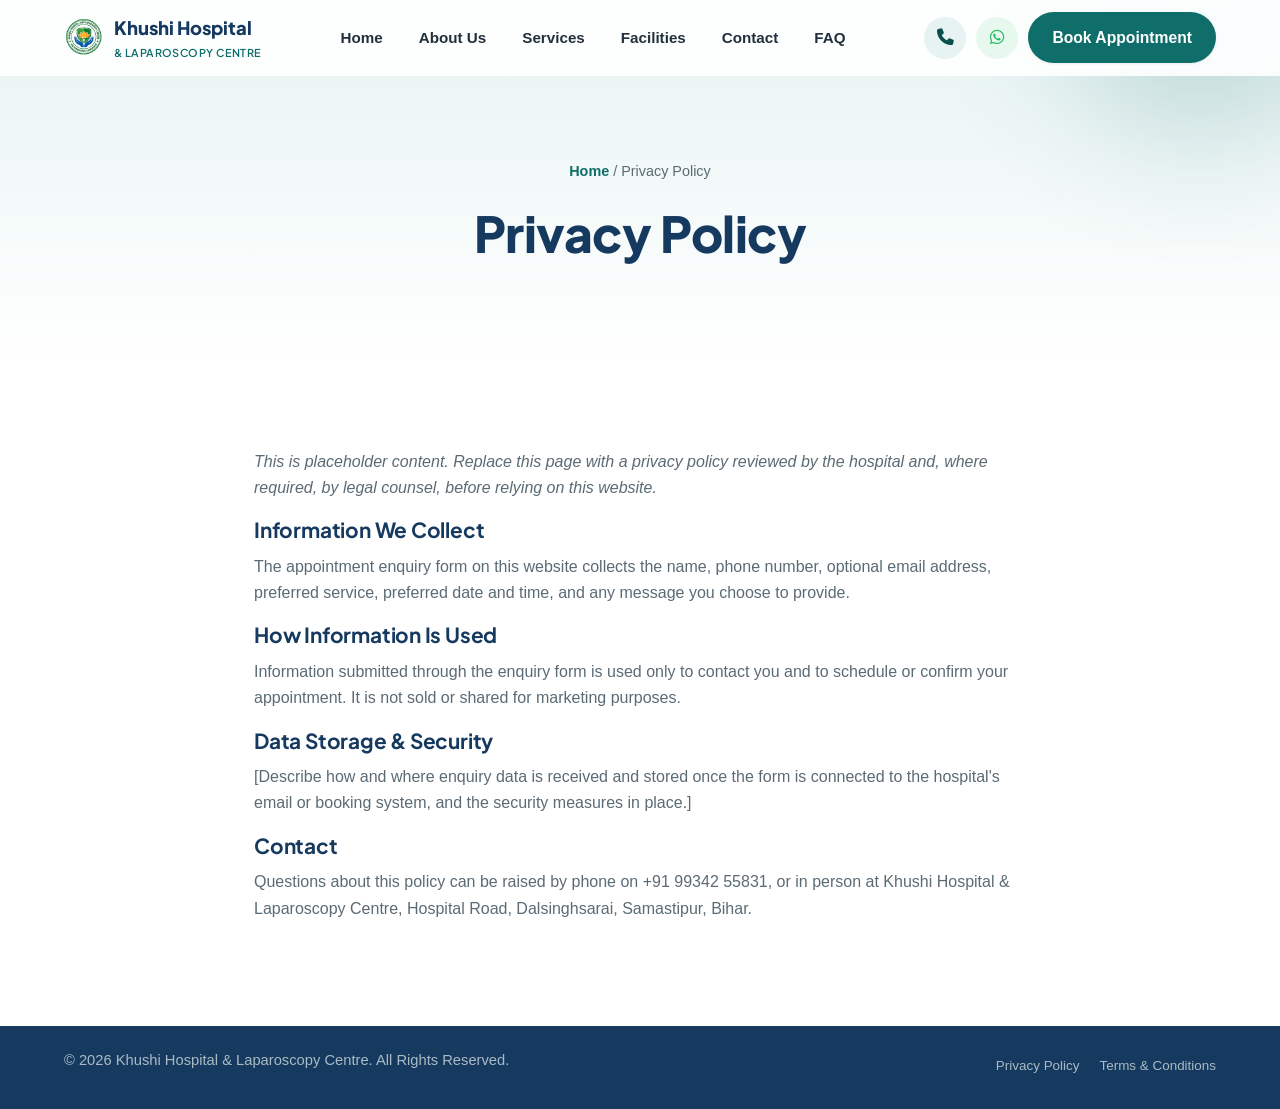
<file: privacy.html>
<!DOCTYPE html>
<html lang="en">
<head>
<meta charset="UTF-8">
<meta name="viewport" content="width=device-width, initial-scale=1.0">
<title>Privacy Policy | Khushi Hospital &amp; Laparoscopy Centre</title>
<meta name="description" content="Privacy policy for the Khushi Hospital &amp; Laparoscopy Centre website.">
<link rel="canonical" href="https://niord-pharma.github.io/khushi-hospital/privacy.html">
<meta name="robots" content="noindex">
<link rel="icon" type="image/png" sizes="any" href="assets/icons/favicon.png">
<link rel="apple-touch-icon" href="assets/icons/apple-touch-icon.png">
<link rel="manifest" href="manifest.json">
<meta name="theme-color" content="#0f6e6a">
<link rel="preconnect" href="https://fonts.googleapis.com">
<link rel="preconnect" href="https://fonts.gstatic.com" crossorigin>
<link rel="stylesheet" href="https://fonts.googleapis.com/css2?family=Plus+Jakarta+Sans:wght@600;700;800&display=swap">
<link rel="stylesheet" href="https://cdnjs.cloudflare.com/ajax/libs/font-awesome/6.5.2/css/all.min.css" referrerpolicy="no-referrer">
<link rel="stylesheet" href="assets/css/style.css">
</head>
<body>
<a class="skip-link" href="#main">Skip to main content</a>

<header class="site-header" id="siteHeader">
  <div class="container header-inner">
    <a href="index.html" class="logo" aria-label="Khushi Hospital &amp; Laparoscopy Centre - Home">
      <img src="assets/icons/logo.png" alt="" width="40" height="40">
      <span>Khushi Hospital<span class="logo-sub">&amp; Laparoscopy Centre</span></span>
    </a>
    <nav class="main-nav" id="mainNav" aria-label="Primary">
      <ul>
        <li><a href="index.html" class="nav-link" data-nav="home">Home</a></li>
        <li><a href="about.html" class="nav-link" data-nav="about">About Us</a></li>
        <li><a href="services.html" class="nav-link" data-nav="services">Services</a></li>
        <li><a href="facilities.html" class="nav-link" data-nav="facilities">Facilities</a></li>
        <li><a href="contact.html" class="nav-link" data-nav="contact">Contact</a></li>
        <li><a href="faq.html" class="nav-link" data-nav="faq">FAQ</a></li>
      </ul>
      <a href="contact.html#appointment-form" class="btn btn-primary btn-block mobile-book-btn">Book Appointment</a>
    </nav>
    <div class="header-actions">
      <a href="tel:+919934255831" class="icon-btn" aria-label="Call the hospital"><i class="fa-solid fa-phone"></i></a>
      <a href="https://wa.me/919934255831" class="icon-btn whatsapp" target="_blank" rel="noopener" aria-label="Chat with us on WhatsApp"><i class="fa-brands fa-whatsapp"></i></a>
      <a href="contact.html#appointment-form" class="btn btn-primary">Book Appointment</a>
      <button class="hamburger" id="hamburgerBtn" type="button" aria-label="Open menu" aria-expanded="false" aria-controls="mainNav">
        <span></span><span></span><span></span>
      </button>
    </div>
  </div>
</header>

<main id="main">
  <section class="page-hero">
    <div class="container">
      <p class="breadcrumb"><a href="index.html">Home</a> / Privacy Policy</p>
      <h1>Privacy Policy</h1>
    </div>
  </section>
  <section class="section">
    <div class="container" style="max-width:820px;">
      <p><em>This is placeholder content. Replace this page with a privacy policy reviewed by the hospital and, where required, by legal counsel, before relying on this website.</em></p>
      <h3>Information We Collect</h3>
      <p>The appointment enquiry form on this website collects the name, phone number, optional email address, preferred service, preferred date and time, and any message you choose to provide.</p>
      <h3>How Information Is Used</h3>
      <p>Information submitted through the enquiry form is used only to contact you and to schedule or confirm your appointment. It is not sold or shared for marketing purposes.</p>
      <h3>Data Storage &amp; Security</h3>
      <p>[Describe how and where enquiry data is received and stored once the form is connected to the hospital's email or booking system, and the security measures in place.]</p>
      <h3>Contact</h3>
      <p>Questions about this policy can be raised by phone on +91 99342 55831, or in person at Khushi Hospital &amp; Laparoscopy Centre, Hospital Road, Dalsinghsarai, Samastipur, Bihar.</p>
    </div>
  </section>
</main>

<footer class="site-footer">
  <div class="container footer-bottom">
    <p>&copy; <span id="currentYear">2026</span> Khushi Hospital &amp; Laparoscopy Centre. All Rights Reserved.</p>
    <div class="footer-bottom-links">
      <a href="privacy.html">Privacy Policy</a>
      <a href="terms.html">Terms &amp; Conditions</a>
    </div>
  </div>
</footer>

<button class="back-to-top" id="backToTop" type="button" aria-label="Back to top"><i class="fa-solid fa-arrow-up"></i></button>

<nav class="mobile-contact-bar" aria-label="Quick contact">
  <ul>
    <li><a class="bar-call" href="tel:+919934255831"><i class="fa-solid fa-phone"></i>Call</a></li>
    <li><a class="bar-whatsapp" href="https://wa.me/919934255831" target="_blank" rel="noopener"><i class="fa-brands fa-whatsapp"></i>WhatsApp</a></li>
    <li><a class="bar-appointment" href="contact.html#appointment-form"><i class="fa-solid fa-calendar-check"></i>Appointment</a></li>
  </ul>
</nav>

<script src="assets/js/main.js"></script>
</body>
</html>
</file>
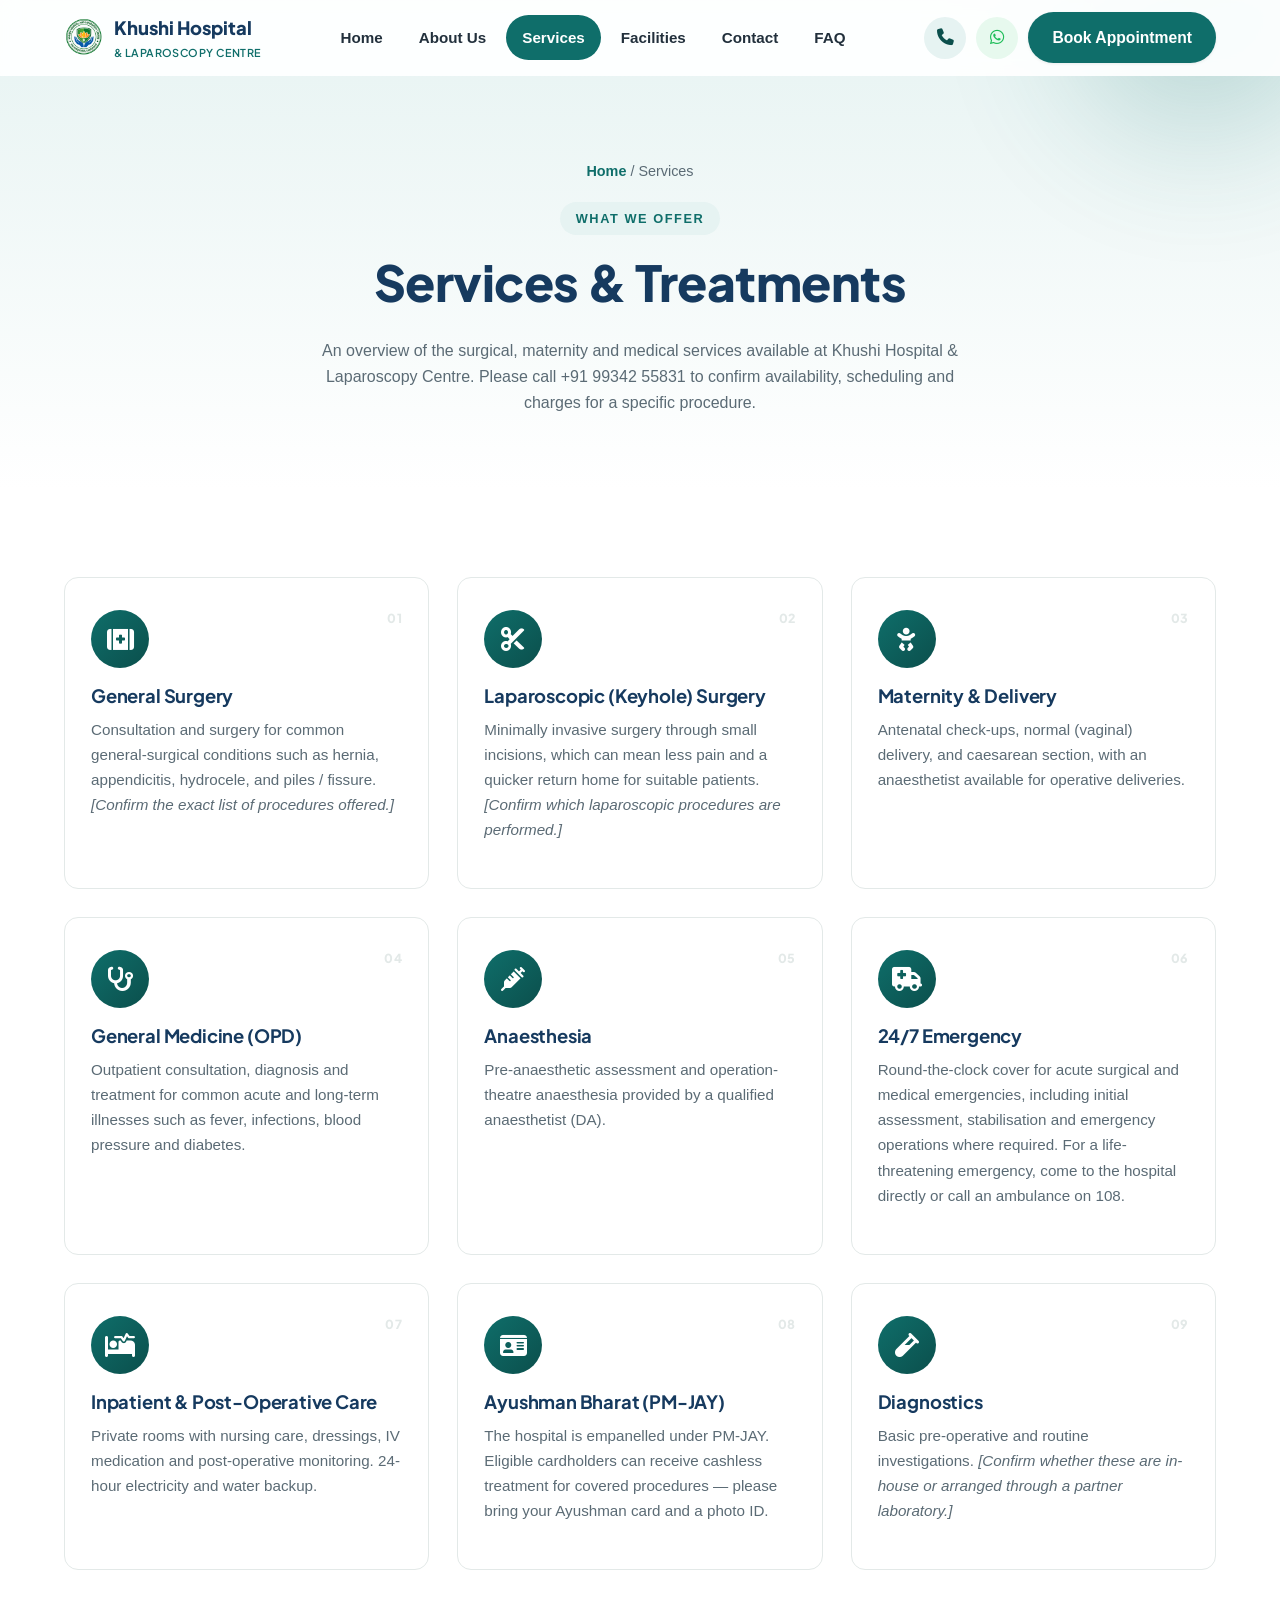
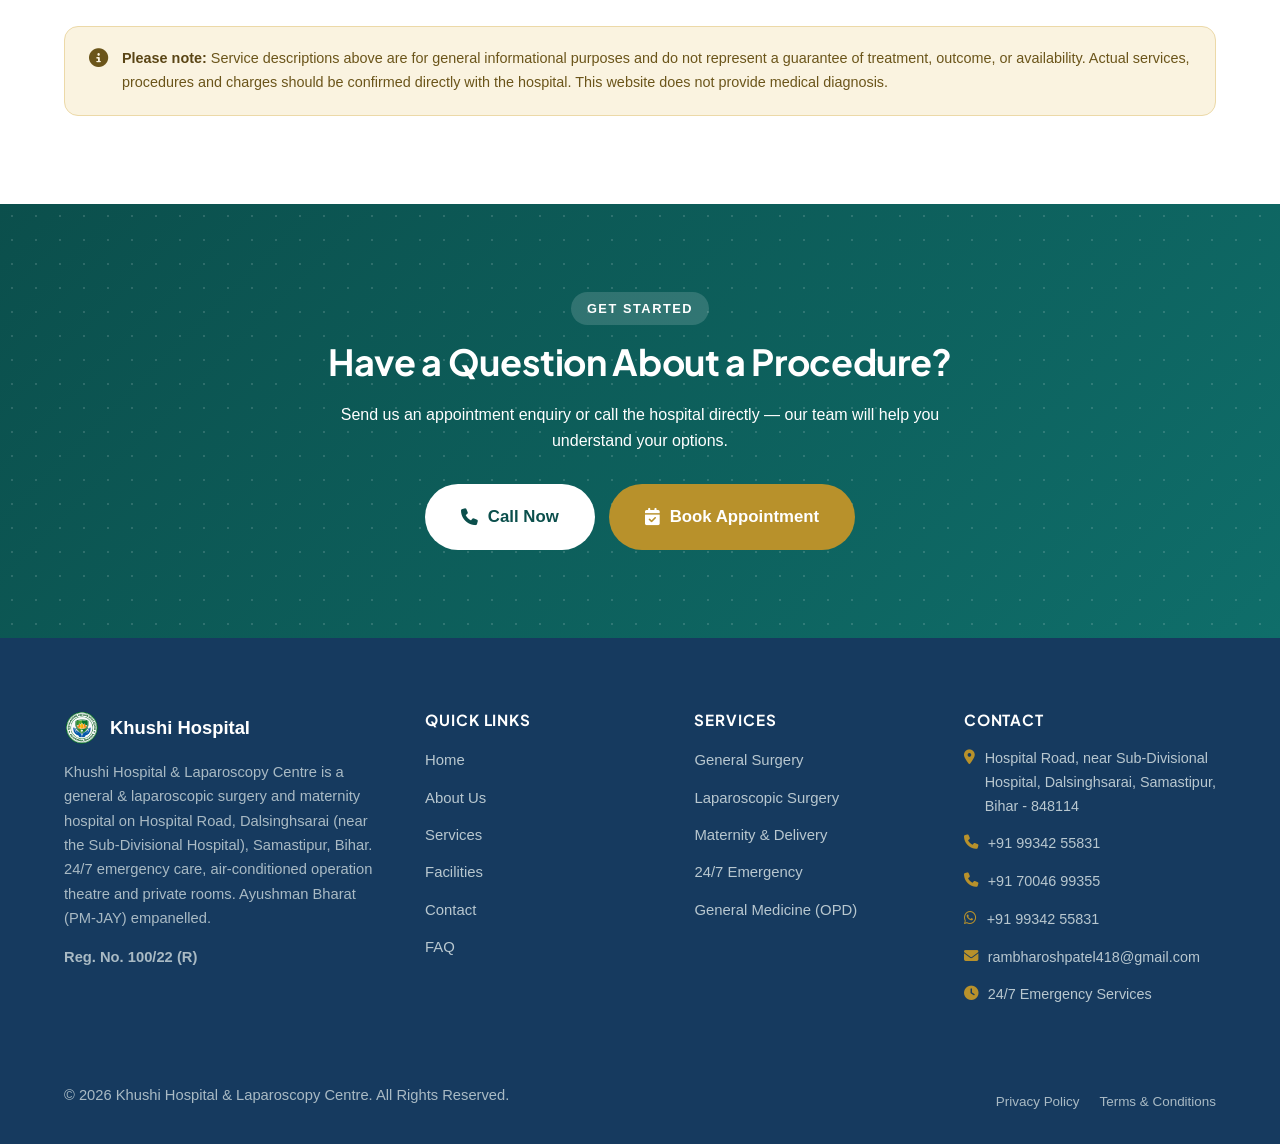
<file: services.html>
<!DOCTYPE html>
<html lang="en">
<head>
<meta charset="UTF-8">
<meta name="viewport" content="width=device-width, initial-scale=1.0">
<title>Services | Surgery, Laparoscopy, Maternity, Emergency | Khushi Hospital, Dalsinghsarai</title>
<meta name="description" content="Services at Khushi Hospital &amp; Laparoscopy Centre, Dalsinghsarai — general surgery, laparoscopic (keyhole) surgery, normal &amp; caesarean delivery, general medicine OPD, anaesthesia, inpatient care and 24/7 emergency. Ayushman Bharat (PM-JAY) empanelled.">
<link rel="canonical" href="https://niord-pharma.github.io/khushi-hospital/services.html">

<meta property="og:type" content="website">
<meta property="og:title" content="Services | Khushi Hospital &amp; Laparoscopy Centre">
<meta property="og:description" content="General &amp; laparoscopic surgery, maternity, general medicine, anaesthesia, inpatient care and 24/7 emergency.">
<meta property="og:image" content="https://niord-pharma.github.io/khushi-hospital/assets/images/og-image.png">
<meta property="og:url" content="https://niord-pharma.github.io/khushi-hospital/services.html">
<meta property="og:site_name" content="Khushi Hospital &amp; Laparoscopy Centre">
<meta name="twitter:card" content="summary_large_image">
<meta name="twitter:title" content="Services | Khushi Hospital &amp; Laparoscopy Centre">
<meta name="twitter:description" content="General &amp; laparoscopic surgery, maternity, general medicine, anaesthesia, inpatient care and 24/7 emergency.">
<meta name="twitter:image" content="https://niord-pharma.github.io/khushi-hospital/assets/images/og-image.png">

<link rel="icon" type="image/png" sizes="any" href="assets/icons/favicon.png">
<link rel="apple-touch-icon" href="assets/icons/apple-touch-icon.png">
<link rel="manifest" href="manifest.json">
<meta name="theme-color" content="#0f6e6a">
<link rel="preconnect" href="https://fonts.googleapis.com">
<link rel="preconnect" href="https://fonts.gstatic.com" crossorigin>
<link rel="stylesheet" href="https://fonts.googleapis.com/css2?family=Plus+Jakarta+Sans:wght@600;700;800&display=swap">
<link rel="stylesheet" href="https://cdnjs.cloudflare.com/ajax/libs/font-awesome/6.5.2/css/all.min.css" referrerpolicy="no-referrer">
<link rel="stylesheet" href="assets/css/style.css">

<script type="application/ld+json">
{
  "@context": "https://schema.org",
  "@type": "Hospital",
  "name": "Khushi Hospital & Laparoscopy Centre",
  "url": "https://niord-pharma.github.io/khushi-hospital/services.html",
  "availableService": [
    { "@type": "MedicalProcedure", "name": "General Surgery" },
    { "@type": "MedicalProcedure", "name": "Laparoscopic Surgery" },
    { "@type": "MedicalProcedure", "name": "Maternity Care" },
    { "@type": "MedicalProcedure", "name": "Normal Delivery" },
    { "@type": "MedicalProcedure", "name": "Caesarean Section" },
    { "@type": "MedicalProcedure", "name": "General Medicine (OPD)" },
    { "@type": "MedicalProcedure", "name": "Anaesthesia" },
    { "@type": "MedicalProcedure", "name": "Emergency Care" },
    { "@type": "MedicalProcedure", "name": "Inpatient Care" }
  ]
}
</script>
<script type="application/ld+json">
{
  "@context": "https://schema.org",
  "@type": "BreadcrumbList",
  "itemListElement": [
    { "@type": "ListItem", "position": 1, "name": "Home", "item": "https://niord-pharma.github.io/khushi-hospital/" },
    { "@type": "ListItem", "position": 2, "name": "Services", "item": "https://niord-pharma.github.io/khushi-hospital/services.html" }
  ]
}
</script>
</head>
<body>
<a class="skip-link" href="#main">Skip to main content</a>

<header class="site-header" id="siteHeader">
  <div class="container header-inner">
    <a href="index.html" class="logo" aria-label="Khushi Hospital &amp; Laparoscopy Centre - Home">
      <img src="assets/icons/logo.png" alt="" width="40" height="40">
      <span>Khushi Hospital<span class="logo-sub">&amp; Laparoscopy Centre</span></span>
    </a>
    <nav class="main-nav" id="mainNav" aria-label="Primary">
      <ul>
        <li><a href="index.html" class="nav-link" data-nav="home">Home</a></li>
        <li><a href="about.html" class="nav-link" data-nav="about">About Us</a></li>
        <li><a href="services.html" class="nav-link" data-nav="services">Services</a></li>
        <li><a href="facilities.html" class="nav-link" data-nav="facilities">Facilities</a></li>
        <li><a href="contact.html" class="nav-link" data-nav="contact">Contact</a></li>
        <li><a href="faq.html" class="nav-link" data-nav="faq">FAQ</a></li>
      </ul>
      <a href="contact.html#appointment-form" class="btn btn-primary btn-block mobile-book-btn">Book Appointment</a>
    </nav>
    <div class="header-actions">
      <a href="tel:+919934255831" class="icon-btn" aria-label="Call the hospital"><i class="fa-solid fa-phone"></i></a>
      <a href="https://wa.me/919934255831" class="icon-btn whatsapp" target="_blank" rel="noopener" aria-label="Chat with us on WhatsApp"><i class="fa-brands fa-whatsapp"></i></a>
      <a href="contact.html#appointment-form" class="btn btn-primary">Book Appointment</a>
      <button class="hamburger" id="hamburgerBtn" type="button" aria-label="Open menu" aria-expanded="false" aria-controls="mainNav">
        <span></span><span></span><span></span>
      </button>
    </div>
  </div>
</header>

<main id="main">

  <section class="page-hero">
    <div class="container">
      <p class="breadcrumb"><a href="index.html">Home</a> / Services</p>
      <span class="eyebrow">What We Offer</span>
      <h1>Services &amp; Treatments</h1>
      <p style="max-width:640px;margin:0 auto;">An overview of the surgical, maternity and medical services available at Khushi Hospital &amp; Laparoscopy Centre. Please call +91 99342 55831 to confirm availability, scheduling and charges for a specific procedure.</p>
    </div>
  </section>

  <section class="section">
    <div class="container">
      <div class="grid grid-3">

        <div class="card service-card reveal" id="general-surgery">
          <div class="card-icon"><i class="fa-solid fa-kit-medical"></i></div>
          <h3>General Surgery</h3>
          <p>Consultation and surgery for common general-surgical conditions such as hernia, appendicitis, hydrocele, and piles / fissure. <em>[Confirm the exact list of procedures offered.]</em></p>
        </div>

        <div class="card service-card reveal" id="laparoscopic-surgery">
          <div class="card-icon"><i class="fa-solid fa-scissors"></i></div>
          <h3>Laparoscopic (Keyhole) Surgery</h3>
          <p>Minimally invasive surgery through small incisions, which can mean less pain and a quicker return home for suitable patients. <em>[Confirm which laparoscopic procedures are performed.]</em></p>
        </div>

        <div class="card service-card reveal" id="maternity">
          <div class="card-icon"><i class="fa-solid fa-baby"></i></div>
          <h3>Maternity &amp; Delivery</h3>
          <p>Antenatal check-ups, normal (vaginal) delivery, and caesarean section, with an anaesthetist available for operative deliveries.</p>
        </div>

        <div class="card service-card reveal" id="general-medicine">
          <div class="card-icon"><i class="fa-solid fa-stethoscope"></i></div>
          <h3>General Medicine (OPD)</h3>
          <p>Outpatient consultation, diagnosis and treatment for common acute and long-term illnesses such as fever, infections, blood pressure and diabetes.</p>
        </div>

        <div class="card service-card reveal" id="anaesthesia">
          <div class="card-icon"><i class="fa-solid fa-syringe"></i></div>
          <h3>Anaesthesia</h3>
          <p>Pre-anaesthetic assessment and operation-theatre anaesthesia provided by a qualified anaesthetist (DA).</p>
        </div>

        <div class="card service-card reveal" id="emergency-care">
          <div class="card-icon"><i class="fa-solid fa-truck-medical"></i></div>
          <h3>24/7 Emergency</h3>
          <p>Round-the-clock cover for acute surgical and medical emergencies, including initial assessment, stabilisation and emergency operations where required. For a life-threatening emergency, come to the hospital directly or call an ambulance on 108.</p>
        </div>

        <div class="card service-card reveal" id="inpatient">
          <div class="card-icon"><i class="fa-solid fa-bed-pulse"></i></div>
          <h3>Inpatient &amp; Post-Operative Care</h3>
          <p>Private rooms with nursing care, dressings, IV medication and post-operative monitoring. 24-hour electricity and water backup.</p>
        </div>

        <div class="card service-card reveal" id="ayushman">
          <div class="card-icon"><i class="fa-solid fa-id-card"></i></div>
          <h3>Ayushman Bharat (PM-JAY)</h3>
          <p>The hospital is empanelled under PM-JAY. Eligible cardholders can receive cashless treatment for covered procedures &mdash; please bring your Ayushman card and a photo ID.</p>
        </div>

        <div class="card service-card reveal" id="diagnostics">
          <div class="card-icon"><i class="fa-solid fa-vial"></i></div>
          <h3>Diagnostics</h3>
          <p>Basic pre-operative and routine investigations. <em>[Confirm whether these are in-house or arranged through a partner laboratory.]</em></p>
        </div>

      </div>

      <div class="disclaimer-box reveal" style="margin-top:56px;">
        <i class="fa-solid fa-circle-info"></i>
        <div><strong>Please note:</strong> Service descriptions above are for general informational purposes and do not represent a guarantee of treatment, outcome, or availability. Actual services, procedures and charges should be confirmed directly with the hospital. This website does not provide medical diagnosis.</div>
      </div>
    </div>
  </section>

  <section class="section section--primary">
    <div class="container text-center">
      <span class="eyebrow">Get Started</span>
      <h2>Have a Question About a Procedure?</h2>
      <p style="max-width:600px;margin:0 auto 30px;">Send us an appointment enquiry or call the hospital directly &mdash; our team will help you understand your options.</p>
      <div class="btn-group" style="justify-content:center;">
        <a href="tel:+919934255831" class="btn btn-light btn-lg"><i class="fa-solid fa-phone"></i> Call Now</a>
        <a href="contact.html#appointment-form" class="btn btn-accent btn-lg"><i class="fa-solid fa-calendar-check"></i> Book Appointment</a>
      </div>
    </div>
  </section>

</main>

<footer class="site-footer">
  <div class="container footer-top">
    <div class="footer-grid">
      <div>
        <div class="footer-logo"><img src="assets/icons/logo.png" alt="" width="36" height="36"> Khushi Hospital</div>
        <p>Khushi Hospital &amp; Laparoscopy Centre is a general &amp; laparoscopic surgery and maternity hospital on Hospital Road, Dalsinghsarai (near the Sub-Divisional Hospital), Samastipur, Bihar. 24/7 emergency care, air-conditioned operation theatre and private rooms. Ayushman Bharat (PM-JAY) empanelled.</p>
        <p style="margin-top:10px;"><strong>Reg. No. 100/22 (R)</strong></p>
      </div>
      <div>
        <h4>Quick Links</h4>
        <ul class="footer-links">
          <li><a href="index.html">Home</a></li>
          <li><a href="about.html">About Us</a></li>
          <li><a href="services.html">Services</a></li>
          <li><a href="facilities.html">Facilities</a></li>
          <li><a href="contact.html">Contact</a></li>
          <li><a href="faq.html">FAQ</a></li>
        </ul>
      </div>
      <div>
        <h4>Services</h4>
        <ul class="footer-links">
          <li><a href="services.html#general-surgery">General Surgery</a></li>
          <li><a href="services.html#laparoscopic-surgery">Laparoscopic Surgery</a></li>
          <li><a href="services.html#maternity">Maternity &amp; Delivery</a></li>
          <li><a href="services.html#emergency-care">24/7 Emergency</a></li>
          <li><a href="services.html#general-medicine">General Medicine (OPD)</a></li>
        </ul>
      </div>
      <div>
        <h4>Contact</h4>
        <ul class="footer-contact">
          <li><i class="fa-solid fa-location-dot"></i><span>Hospital Road, near Sub-Divisional Hospital, Dalsinghsarai, Samastipur, Bihar - 848114</span></li>
          <li><i class="fa-solid fa-phone"></i><span>+91 99342 55831</span></li>
          <li><i class="fa-solid fa-phone"></i><span>+91 70046 99355</span></li>
          <li><i class="fa-brands fa-whatsapp"></i><span>+91 99342 55831</span></li>
          <li><i class="fa-solid fa-envelope"></i><span><a href="mailto:rambharoshpatel418@gmail.com">rambharoshpatel418@gmail.com</a></span></li>
          <li><i class="fa-solid fa-clock"></i><span>24/7 Emergency Services</span></li>
        </ul>
      </div>
    </div>
  </div>
  <div class="container footer-bottom">
    <p>&copy; <span id="currentYear">2026</span> Khushi Hospital &amp; Laparoscopy Centre. All Rights Reserved.</p>
    <div class="footer-bottom-links">
      <a href="privacy.html">Privacy Policy</a>
      <a href="terms.html">Terms &amp; Conditions</a>
    </div>
  </div>
</footer>

<button class="back-to-top" id="backToTop" type="button" aria-label="Back to top"><i class="fa-solid fa-arrow-up"></i></button>

<nav class="mobile-contact-bar" aria-label="Quick contact">
  <ul>
    <li><a class="bar-call" href="tel:+919934255831"><i class="fa-solid fa-phone"></i>Call</a></li>
    <li><a class="bar-whatsapp" href="https://wa.me/919934255831" target="_blank" rel="noopener"><i class="fa-brands fa-whatsapp"></i>WhatsApp</a></li>
    <li><a class="bar-appointment" href="contact.html#appointment-form"><i class="fa-solid fa-calendar-check"></i>Appointment</a></li>
  </ul>
</nav>

<script src="assets/js/main.js"></script>
</body>
</html>
</file>
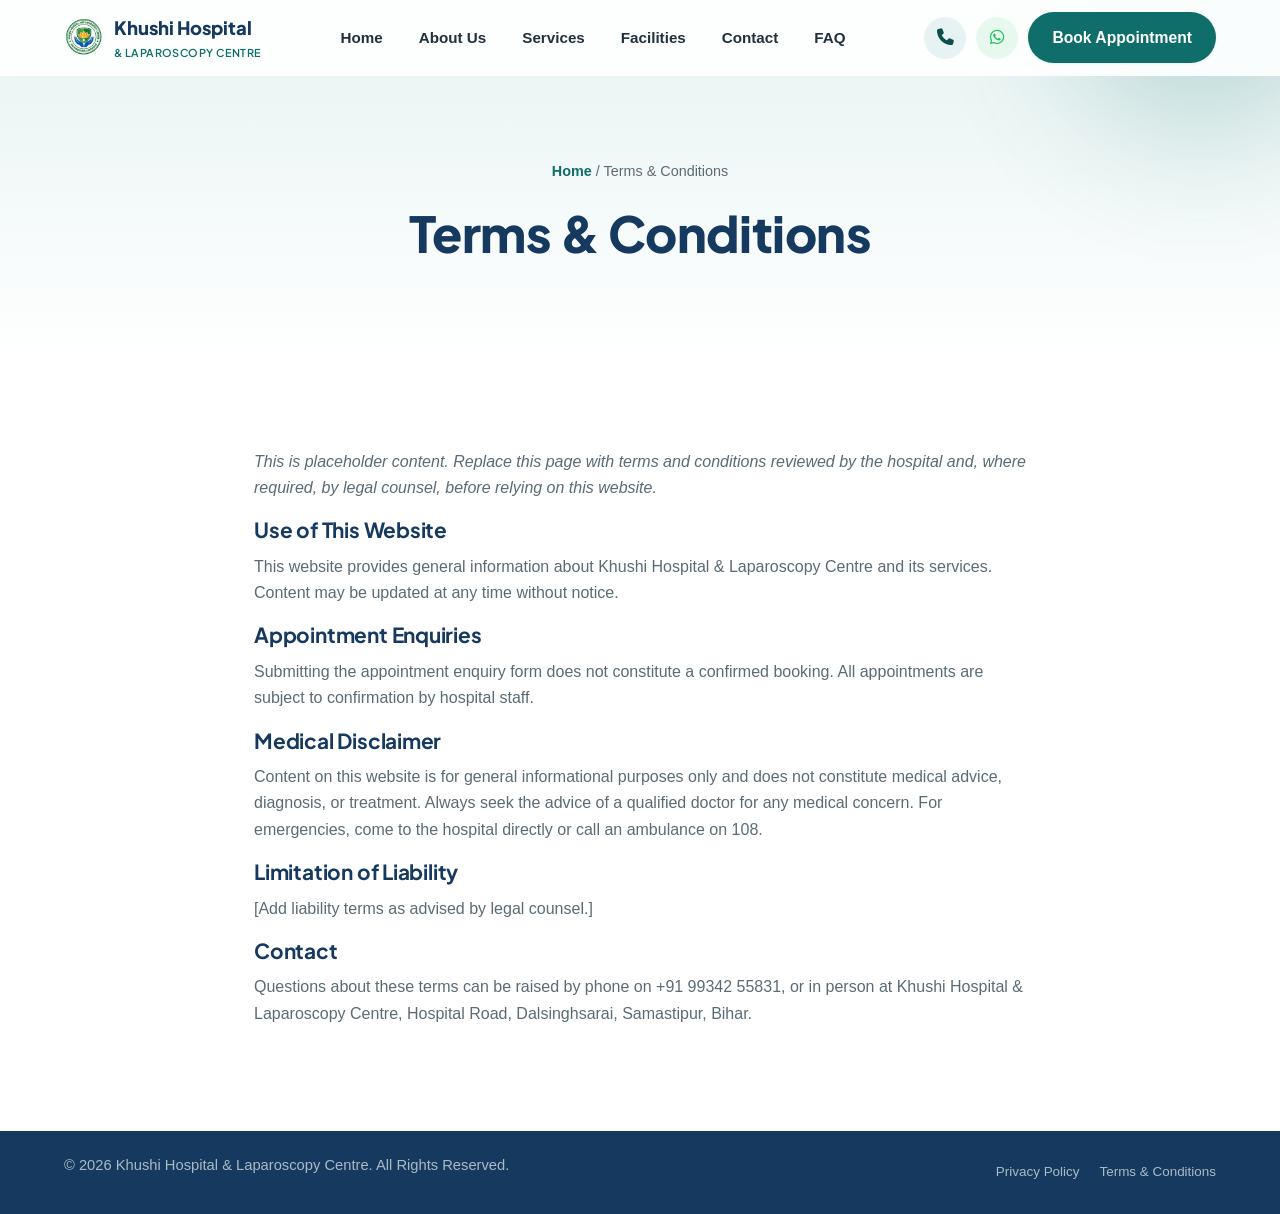
<file: terms.html>
<!DOCTYPE html>
<html lang="en">
<head>
<meta charset="UTF-8">
<meta name="viewport" content="width=device-width, initial-scale=1.0">
<title>Terms &amp; Conditions | Khushi Hospital &amp; Laparoscopy Centre</title>
<meta name="description" content="Terms and conditions for the Khushi Hospital &amp; Laparoscopy Centre website.">
<link rel="canonical" href="https://niord-pharma.github.io/khushi-hospital/terms.html">
<meta name="robots" content="noindex">
<link rel="icon" type="image/png" sizes="any" href="assets/icons/favicon.png">
<link rel="apple-touch-icon" href="assets/icons/apple-touch-icon.png">
<link rel="manifest" href="manifest.json">
<meta name="theme-color" content="#0f6e6a">
<link rel="preconnect" href="https://fonts.googleapis.com">
<link rel="preconnect" href="https://fonts.gstatic.com" crossorigin>
<link rel="stylesheet" href="https://fonts.googleapis.com/css2?family=Plus+Jakarta+Sans:wght@600;700;800&display=swap">
<link rel="stylesheet" href="https://cdnjs.cloudflare.com/ajax/libs/font-awesome/6.5.2/css/all.min.css" referrerpolicy="no-referrer">
<link rel="stylesheet" href="assets/css/style.css">
</head>
<body>
<a class="skip-link" href="#main">Skip to main content</a>

<header class="site-header" id="siteHeader">
  <div class="container header-inner">
    <a href="index.html" class="logo" aria-label="Khushi Hospital &amp; Laparoscopy Centre - Home">
      <img src="assets/icons/logo.png" alt="" width="40" height="40">
      <span>Khushi Hospital<span class="logo-sub">&amp; Laparoscopy Centre</span></span>
    </a>
    <nav class="main-nav" id="mainNav" aria-label="Primary">
      <ul>
        <li><a href="index.html" class="nav-link" data-nav="home">Home</a></li>
        <li><a href="about.html" class="nav-link" data-nav="about">About Us</a></li>
        <li><a href="services.html" class="nav-link" data-nav="services">Services</a></li>
        <li><a href="facilities.html" class="nav-link" data-nav="facilities">Facilities</a></li>
        <li><a href="contact.html" class="nav-link" data-nav="contact">Contact</a></li>
        <li><a href="faq.html" class="nav-link" data-nav="faq">FAQ</a></li>
      </ul>
      <a href="contact.html#appointment-form" class="btn btn-primary btn-block mobile-book-btn">Book Appointment</a>
    </nav>
    <div class="header-actions">
      <a href="tel:+919934255831" class="icon-btn" aria-label="Call the hospital"><i class="fa-solid fa-phone"></i></a>
      <a href="https://wa.me/919934255831" class="icon-btn whatsapp" target="_blank" rel="noopener" aria-label="Chat with us on WhatsApp"><i class="fa-brands fa-whatsapp"></i></a>
      <a href="contact.html#appointment-form" class="btn btn-primary">Book Appointment</a>
      <button class="hamburger" id="hamburgerBtn" type="button" aria-label="Open menu" aria-expanded="false" aria-controls="mainNav">
        <span></span><span></span><span></span>
      </button>
    </div>
  </div>
</header>

<main id="main">
  <section class="page-hero">
    <div class="container">
      <p class="breadcrumb"><a href="index.html">Home</a> / Terms &amp; Conditions</p>
      <h1>Terms &amp; Conditions</h1>
    </div>
  </section>
  <section class="section">
    <div class="container" style="max-width:820px;">
      <p><em>This is placeholder content. Replace this page with terms and conditions reviewed by the hospital and, where required, by legal counsel, before relying on this website.</em></p>
      <h3>Use of This Website</h3>
      <p>This website provides general information about Khushi Hospital &amp; Laparoscopy Centre and its services. Content may be updated at any time without notice.</p>
      <h3>Appointment Enquiries</h3>
      <p>Submitting the appointment enquiry form does not constitute a confirmed booking. All appointments are subject to confirmation by hospital staff.</p>
      <h3>Medical Disclaimer</h3>
      <p>Content on this website is for general informational purposes only and does not constitute medical advice, diagnosis, or treatment. Always seek the advice of a qualified doctor for any medical concern. For emergencies, come to the hospital directly or call an ambulance on 108.</p>
      <h3>Limitation of Liability</h3>
      <p>[Add liability terms as advised by legal counsel.]</p>
      <h3>Contact</h3>
      <p>Questions about these terms can be raised by phone on +91 99342 55831, or in person at Khushi Hospital &amp; Laparoscopy Centre, Hospital Road, Dalsinghsarai, Samastipur, Bihar.</p>
    </div>
  </section>
</main>

<footer class="site-footer">
  <div class="container footer-bottom">
    <p>&copy; <span id="currentYear">2026</span> Khushi Hospital &amp; Laparoscopy Centre. All Rights Reserved.</p>
    <div class="footer-bottom-links">
      <a href="privacy.html">Privacy Policy</a>
      <a href="terms.html">Terms &amp; Conditions</a>
    </div>
  </div>
</footer>

<button class="back-to-top" id="backToTop" type="button" aria-label="Back to top"><i class="fa-solid fa-arrow-up"></i></button>

<nav class="mobile-contact-bar" aria-label="Quick contact">
  <ul>
    <li><a class="bar-call" href="tel:+919934255831"><i class="fa-solid fa-phone"></i>Call</a></li>
    <li><a class="bar-whatsapp" href="https://wa.me/919934255831" target="_blank" rel="noopener"><i class="fa-brands fa-whatsapp"></i>WhatsApp</a></li>
    <li><a class="bar-appointment" href="contact.html#appointment-form"><i class="fa-solid fa-calendar-check"></i>Appointment</a></li>
  </ul>
</nav>

<script src="assets/js/main.js"></script>
</body>
</html>
</file>
<file: assets/css/style.css>
/*
  Khushi Hospital & Laparoscopy Centre — Design System
  ------------------------------------------------
  Sections:
  1. Design Tokens (colors, spacing, type)
  2. Reset & Base
  3. Layout Helpers
  4. Buttons
  5. Header / Navigation
  6. Mobile Sticky Contact Bar
  7. Hero
  8. Cards (highlights, services, facilities)
  9. Sections (about, philosophy, timeline)
  10. Gallery & Lightbox
  11. Forms
  12. FAQ Accordion
  13. Footer
  14. Back to top
  15. Utilities & Animations
  16. Responsive
*/

/* ============ 1. DESIGN TOKENS ============ */
:root{
  --color-primary: #0f6e6a;
  --color-primary-dark: #0b4f4c;
  --color-primary-darker: #083836;
  --color-primary-light: #e6f3f2;
  --color-primary-soft: #f2f9f8;
  --color-accent: #b8912b;
  --color-accent-light: #faf3e0;
  --color-navy: #163a5f;

  --color-text: #22303c;
  --color-text-muted: #5b6b75;
  --color-text-faint: #8a97a0;
  --color-bg: #ffffff;
  --color-bg-soft: #f6faf9;
  --color-bg-alt: #f0f5f6;
  --color-border: #e3e9e8;
  --color-success: #2e7d32;
  --color-success-bg: #eaf6ec;
  --color-danger: #c0392b;
  --color-danger-bg: #fdecea;

  --font-base: -apple-system, BlinkMacSystemFont, "Segoe UI", Roboto, "Helvetica Neue", Arial, sans-serif;
  --font-heading: "Plus Jakarta Sans", -apple-system, BlinkMacSystemFont, "Segoe UI", Roboto, "Helvetica Neue", Arial, sans-serif;

  --radius-sm: 8px;
  --radius-md: 14px;
  --radius-lg: 22px;
  --radius-pill: 999px;

  --shadow-sm: 0 1px 3px rgba(15, 40, 38, 0.08);
  --shadow-md: 0 8px 24px rgba(15, 40, 38, 0.10);
  --shadow-lg: 0 18px 44px rgba(15, 40, 38, 0.14);

  --container-width: 1200px;
  --header-height: 76px;
  --transition: 0.25s ease;
}

/* ============ 2. RESET & BASE ============ */
*, *::before, *::after{ box-sizing: border-box; }
html{ scroll-behavior: smooth; scroll-padding-top: calc(var(--header-height) + 12px); }
body{
  margin: 0;
  font-family: var(--font-base);
  color: var(--color-text);
  background: var(--color-bg);
  line-height: 1.65;
  -webkit-font-smoothing: antialiased;
  overflow-x: hidden;
}
img{ max-width: 100%; height: auto; display: block; }
a{ color: inherit; text-decoration: none; }
ul{ list-style: none; margin: 0; padding: 0; }
h1,h2,h3,h4,h5,h6{
  margin: 0 0 .5em;
  color: var(--color-navy);
  font-family: var(--font-heading);
  font-weight: 700;
  line-height: 1.25;
  letter-spacing: -0.01em;
}
h1{ font-size: clamp(2rem, 4.5vw, 3.1rem); font-weight: 800; }
h2{ font-size: clamp(1.5rem, 3vw, 2.25rem); }
h3{ font-size: 1.3rem; }
p{ margin: 0 0 1em; color: var(--color-text-muted); }
button{ font-family: inherit; cursor: pointer; }
input, select, textarea{ font-family: inherit; font-size: 1rem; }

:focus-visible{
  outline: 3px solid var(--color-accent);
  outline-offset: 2px;
  border-radius: 4px;
}

.skip-link{
  position: absolute;
  left: -999px;
  top: 0;
  background: var(--color-primary-dark);
  color: #fff;
  padding: 12px 18px;
  z-index: 2000;
  border-radius: 0 0 8px 0;
}
.skip-link:focus{ left: 0; }

/* ============ 3. LAYOUT HELPERS ============ */
.container{
  width: 100%;
  max-width: var(--container-width);
  margin: 0 auto;
  padding: 0 24px;
}
.section{ padding: 88px 0; }
.section--soft{ background: var(--color-bg-soft); }
.section--alt{ background: var(--color-bg-alt); }
.section--primary{ position: relative; overflow: hidden; background: linear-gradient(135deg, var(--color-primary-dark), var(--color-primary)); color: #fff; }
.section--primary h2, .section--primary p{ color: #fff; }
.section--primary::before{
  content: "";
  position: absolute; inset: 0;
  background-image: radial-gradient(rgba(255,255,255,.14) 1.5px, transparent 1.5px);
  background-size: 24px 24px;
  pointer-events: none;
}
.section--primary .container{ position: relative; z-index: 1; }

.section-header{
  max-width: 680px;
  margin: 0 auto 48px;
  text-align: center;
}
.eyebrow{
  display: inline-block;
  font-size: .8rem;
  font-weight: 700;
  letter-spacing: .12em;
  text-transform: uppercase;
  color: var(--color-primary);
  background: var(--color-primary-light);
  padding: 6px 16px;
  border-radius: var(--radius-pill);
  margin-bottom: 14px;
}
.section--primary .eyebrow{ background: rgba(255,255,255,.15); color: #fff; }

.grid{ display: grid; gap: 28px; }
.grid-2{ grid-template-columns: repeat(2, 1fr); }
.grid-3{ grid-template-columns: repeat(3, 1fr); }
.grid-4{ grid-template-columns: repeat(4, 1fr); }

.text-center{ text-align: center; }
.mt-0{ margin-top: 0; }
.muted{ color: var(--color-text-muted); }

.page-hero{
  position: relative;
  padding: 160px 0 72px;
  background: linear-gradient(180deg, var(--color-primary-light) 0%, var(--color-bg) 100%);
  text-align: center;
  overflow: hidden;
}
.page-hero::before{
  content: "";
  position: absolute;
  width: 380px; height: 380px;
  border-radius: 50%;
  background: radial-gradient(circle, var(--color-primary) 0%, transparent 70%);
  top: -180px; right: -110px;
  filter: blur(60px);
  opacity: .30;
  z-index: 0;
  pointer-events: none;
}
.page-hero .container{ position: relative; z-index: 1; }

/* Trust / stats strip */
.trust-strip{
  background: #fff;
  border-bottom: 1px solid var(--color-border);
}
.trust-strip-inner{
  display: flex;
  flex-wrap: wrap;
  align-items: center;
  justify-content: center;
  gap: 40px;
  padding-top: 26px;
  padding-bottom: 26px;
}
.trust-item{
  display: flex;
  align-items: center;
  gap: 14px;
}
.trust-item .trust-icon{
  width: 44px; height: 44px;
  border-radius: 50%;
  background: var(--color-primary-light);
  color: var(--color-primary);
  display: flex; align-items: center; justify-content: center;
  font-size: 1.05rem;
  flex-shrink: 0;
}
.trust-item strong{
  display: block;
  font-family: var(--font-heading);
  font-weight: 800;
  font-size: 1.15rem;
  color: var(--color-navy);
  line-height: 1.2;
}
.trust-item span{
  font-size: .8rem;
  color: var(--color-text-muted);
  font-weight: 600;
}
.trust-item{ animation: trustIn .6s ease both; }
.trust-item:nth-child(1){ animation-delay: .05s; }
.trust-item:nth-child(2){ animation-delay: .15s; }
.trust-item:nth-child(3){ animation-delay: .25s; }
.trust-item:nth-child(4){ animation-delay: .35s; }
@keyframes trustIn{
  from{ opacity: 0; transform: translateY(10px); }
  to{ opacity: 1; transform: translateY(0); }
}
.page-hero .eyebrow{ margin-bottom: 16px; }
.breadcrumb{
  font-size: .9rem;
  color: var(--color-text-muted);
  margin-bottom: 18px;
}
.breadcrumb a{ color: var(--color-primary); font-weight: 600; }

/* ============ 4. BUTTONS ============ */
.btn{
  display: inline-flex;
  align-items: center;
  justify-content: center;
  gap: 10px;
  padding: 14px 28px;
  border-radius: var(--radius-pill);
  font-weight: 600;
  font-size: .98rem;
  border: 2px solid transparent;
  transition: transform var(--transition), box-shadow var(--transition), background var(--transition), color var(--transition), border-color var(--transition);
  white-space: nowrap;
}
.btn:hover{ transform: translateY(-2px); }
.btn:active{ transform: translateY(0); }

.btn-primary{ background: var(--color-primary); color: #fff; box-shadow: var(--shadow-sm); }
.btn-primary:hover{ background: var(--color-primary-dark); box-shadow: var(--shadow-md); color: #fff; }

.btn-accent{ background: var(--color-accent); color: #fff; }
.btn-accent:hover{ background: #9c7c22; color: #fff; }

.btn-outline{ background: transparent; color: var(--color-primary); border-color: var(--color-primary); }
.btn-outline:hover{ background: var(--color-primary); color: #fff; }

.btn-light{ background: #fff; color: var(--color-primary-dark); }
.btn-light:hover{ background: var(--color-primary-light); color: var(--color-primary-dark); }

.btn-whatsapp{ background: #25d366; color: #fff; }
.btn-whatsapp:hover{ background: #1ebd58; color: #fff; }

.btn-call{ background: var(--color-navy); color: #fff; }
.btn-call:hover{ background: #0f2740; color: #fff; }

.btn-block{ width: 100%; }
.btn-sm{ padding: 10px 20px; font-size: .88rem; }
.btn-lg{ padding: 17px 34px; font-size: 1.05rem; }

.btn-group{ display: flex; flex-wrap: wrap; gap: 14px; }

.icon-btn{
  display: inline-flex;
  align-items: center;
  justify-content: center;
  width: 42px;
  height: 42px;
  border-radius: 50%;
  background: var(--color-primary-light);
  color: var(--color-primary-dark);
  font-size: 1.05rem;
  transition: background var(--transition), color var(--transition), transform var(--transition);
}
.icon-btn:hover{ transform: translateY(-2px); background: var(--color-primary); color: #fff; }
.icon-btn.whatsapp{ background: #e7f9ee; color: #1ebd58; }
.icon-btn.whatsapp:hover{ background: #25d366; color: #fff; }

/* ============ 5. HEADER / NAV ============ */
.site-header{
  position: fixed;
  top: 0; left: 0; right: 0;
  height: var(--header-height);
  background: rgba(255,255,255,.92);
  backdrop-filter: saturate(180%) blur(10px);
  border-bottom: 1px solid transparent;
  z-index: 1000;
  transition: box-shadow var(--transition), border-color var(--transition), background var(--transition);
}
.site-header.is-scrolled{
  box-shadow: var(--shadow-sm);
  border-bottom-color: var(--color-border);
}
.header-inner{
  height: 100%;
  display: flex;
  align-items: center;
  justify-content: space-between;
  gap: 20px;
}
.logo{
  display: flex;
  align-items: center;
  gap: 10px;
  font-family: var(--font-heading);
  font-weight: 800;
  font-size: 1.15rem;
  color: var(--color-navy);
  flex-shrink: 0;
}
.logo img{ width: 40px; height: 40px; }
.logo .logo-sub{
  display: block;
  font-size: .68rem;
  font-weight: 600;
  color: var(--color-primary);
  letter-spacing: .04em;
  text-transform: uppercase;
}

.main-nav ul{ display: flex; align-items: center; gap: 4px; }
.mobile-book-btn{ display: none; }
.nav-link{
  display: inline-block;
  padding: 10px 16px;
  font-weight: 600;
  font-size: .95rem;
  color: var(--color-text);
  border-radius: var(--radius-pill);
  transition: background var(--transition), color var(--transition);
  position: relative;
}
.nav-link:hover{ background: var(--color-primary-light); color: var(--color-primary-dark); }
.nav-link.is-active{ background: var(--color-primary); color: #fff; }

.header-actions{ display: flex; align-items: center; gap: 10px; flex-shrink: 0; }
.header-actions .btn{ padding: 11px 22px; }

.hamburger{
  display: none;
  flex-direction: column;
  justify-content: center;
  gap: 5px;
  width: 44px;
  height: 44px;
  background: var(--color-primary-light);
  border: none;
  border-radius: 10px;
}
.hamburger span{
  display: block;
  width: 20px;
  height: 2px;
  background: var(--color-primary-dark);
  margin: 0 auto;
  transition: transform var(--transition), opacity var(--transition);
}
.hamburger.is-open span:nth-child(1){ transform: translateY(7px) rotate(45deg); }
.hamburger.is-open span:nth-child(2){ opacity: 0; }
.hamburger.is-open span:nth-child(3){ transform: translateY(-7px) rotate(-45deg); }

/* ============ 6. MOBILE STICKY CONTACT BAR ============ */
.mobile-contact-bar{
  display: none;
  position: fixed;
  left: 0; right: 0; bottom: 0;
  z-index: 999;
  background: #fff;
  border-top: 1px solid var(--color-border);
  box-shadow: 0 -6px 20px rgba(15,40,38,.10);
}
.mobile-contact-bar ul{
  display: grid;
  grid-template-columns: repeat(3, 1fr);
}
.mobile-contact-bar a{
  display: flex;
  flex-direction: column;
  align-items: center;
  gap: 4px;
  padding: 10px 4px 12px;
  font-size: .72rem;
  font-weight: 700;
  color: var(--color-text);
}
.mobile-contact-bar a i{ font-size: 1.15rem; }
.mobile-contact-bar a.bar-call i{ color: var(--color-navy); }
.mobile-contact-bar a.bar-whatsapp i{ color: #25d366; }
.mobile-contact-bar a.bar-appointment{ background: var(--color-primary); color: #fff; }
.mobile-contact-bar a.bar-appointment i{ color: #fff; }

/* ============ 7. HERO ============ */
.hero{
  position: relative;
  padding: calc(var(--header-height) + 56px) 0 72px;
  background: linear-gradient(160deg, var(--color-primary-soft) 0%, #ffffff 55%);
  overflow: hidden;
}
.hero::before, .hero::after{
  content: "";
  position: absolute;
  border-radius: 50%;
  filter: blur(60px);
  z-index: 0;
  pointer-events: none;
}
.hero::before{
  width: 440px; height: 440px;
  background: radial-gradient(circle, var(--color-primary) 0%, transparent 70%);
  top: -160px; right: -120px;
  opacity: .45;
  animation: blobFloat 16s ease-in-out infinite;
}
.hero::after{
  width: 320px; height: 320px;
  background: radial-gradient(circle, var(--color-accent) 0%, transparent 70%);
  bottom: -120px; left: -90px;
  opacity: .30;
  animation: blobFloat 20s ease-in-out infinite reverse;
}
@keyframes blobFloat{
  0%, 100%{ transform: translate(0, 0) scale(1); }
  50%{ transform: translate(-22px, 26px) scale(1.08); }
}
.hero .container{ position: relative; z-index: 1; }
.hero-grid{
  display: grid;
  grid-template-columns: 1.05fr .95fr;
  gap: 48px;
  align-items: center;
}
.hero-eyebrow{
  display: inline-flex;
  align-items: center;
  gap: 8px;
  max-width: 100%;
  background: var(--color-primary-light);
  color: var(--color-primary-dark);
  font-weight: 700;
  font-size: .82rem;
  padding: 8px 16px;
  border-radius: var(--radius-pill);
  margin-bottom: 18px;
}
.hero h1{ margin-bottom: 18px; }
.hero h1 span{ color: var(--color-primary); }
.hero-lead{ font-size: 1.12rem; margin-bottom: 10px; }
.hero-meta{
  display: flex;
  flex-wrap: wrap;
  gap: 22px;
  margin: 22px 0 30px;
}
.hero-meta li{
  display: flex;
  align-items: center;
  gap: 10px;
  font-weight: 600;
  color: var(--color-navy);
  font-size: .95rem;
}
.hero-meta i{ color: var(--color-primary); }
.hero-figure{
  position: relative;
  border-radius: var(--radius-lg);
  overflow: hidden;
  box-shadow: var(--shadow-lg);
  background: var(--color-primary-light);
}
.hero-figure img{ width: 100%; height: 100%; object-fit: cover; }
.hero-badge{
  position: absolute;
  left: 22px;
  right: 22px;
  bottom: 22px;
  width: max-content;
  max-width: calc(100% - 44px);
  background: #fff;
  border-radius: var(--radius-md);
  padding: 14px 18px;
  box-shadow: var(--shadow-md);
  display: flex;
  align-items: center;
  gap: 12px;
}
.hero-badge i{ font-size: 1.4rem; color: var(--color-accent); }
.hero-badge strong{ display: block; font-size: 1rem; color: var(--color-navy); }
.hero-badge span{ font-size: .78rem; color: var(--color-text-muted); }

/* ============ 8. CARDS ============ */
.card{
  background: #fff;
  border: 1px solid var(--color-border);
  border-radius: var(--radius-md);
  padding: 32px 26px;
  transition: transform var(--transition), box-shadow var(--transition), border-color var(--transition);
}
.card:hover{ transform: translateY(-6px); box-shadow: var(--shadow-md); border-color: transparent; }
.card-icon{
  width: 58px;
  height: 58px;
  border-radius: 16px;
  background: var(--color-primary-light);
  color: var(--color-primary);
  display: flex;
  align-items: center;
  justify-content: center;
  font-size: 1.5rem;
  margin-bottom: 18px;
}
.card h3{ margin-bottom: 10px; font-size: 1.15rem; }
.card p{ margin-bottom: 14px; font-size: .95rem; }
.card-link{ font-weight: 700; color: var(--color-primary); font-size: .92rem; display: inline-flex; align-items: center; gap: 6px; }
.card-link i{ transition: transform var(--transition); }
.card-link:hover i{ transform: translateX(4px); }

.highlight-card{ text-align: left; position: relative; overflow: hidden; }
.highlight-card::before{
  content: "";
  position: absolute; top: 0; left: 0; right: 0; height: 4px;
  background: linear-gradient(90deg, var(--color-accent), var(--color-primary));
}
.highlight-card .card-icon{ background: var(--color-accent-light); color: var(--color-accent); border-radius: 16px 16px 16px 4px; }

.grid-3, .grid-4{ counter-reset: service-count; }
.service-card{ display: flex; flex-direction: column; height: 100%; position: relative; counter-increment: service-count; }
.service-card .card-icon{
  margin-bottom: 16px;
  border-radius: 50%;
  background: linear-gradient(135deg, var(--color-primary), var(--color-primary-dark));
  color: #fff;
}
.service-card::after{
  content: counter(service-count, decimal-leading-zero);
  position: absolute;
  top: 30px; right: 26px;
  font-family: var(--font-heading);
  font-weight: 800;
  font-size: .78rem;
  letter-spacing: .04em;
  color: var(--color-border);
}

.facility-card{ text-align: left; }
.facility-tag{
  display: inline-block;
  font-size: .7rem;
  font-weight: 700;
  letter-spacing: .04em;
  text-transform: uppercase;
  padding: 4px 10px;
  border-radius: var(--radius-pill);
  margin-bottom: 12px;
}
.facility-tag.available{ background: var(--color-success-bg); color: var(--color-success); }
.facility-tag.placeholder{ background: var(--color-accent-light); color: var(--color-accent); }

.stat-card{
  text-align: center;
  background: #fff;
  border-radius: var(--radius-md);
  padding: 30px 20px;
  box-shadow: var(--shadow-sm);
}
.stat-card .stat-num{
  font-size: 2.4rem;
  font-weight: 800;
  color: var(--color-primary);
  display: block;
  margin-bottom: 6px;
}
.stat-card span{ font-size: .88rem; color: var(--color-text-muted); font-weight: 600; }

/* ============ 9. SECTIONS: about / philosophy / timeline ============ */
.about-grid{
  display: grid;
  grid-template-columns: .85fr 1.15fr;
  gap: 56px;
  align-items: center;
}
.about-figure{
  border-radius: var(--radius-lg);
  overflow: hidden;
  box-shadow: var(--shadow-lg);
}
.doctor-meta-list{ margin: 22px 0; }
.doctor-meta-list li{
  display: flex;
  gap: 12px;
  padding: 10px 0;
  border-bottom: 1px dashed var(--color-border);
  font-size: .95rem;
}
.doctor-meta-list li strong{ min-width: 170px; color: var(--color-navy); }

.doctor-card .card-icon{ transition: background var(--transition), color var(--transition), transform var(--transition); }
.doctor-card:hover .card-icon{ background: var(--color-primary); color: #fff; transform: rotate(-6deg) scale(1.08); }
.doctor-card:hover h3{ color: var(--color-primary); }
.doctor-card h3{ transition: color var(--transition); }

.timeline{ position: relative; padding-left: 34px; }
.timeline::before{
  content: "";
  position: absolute;
  left: 9px; top: 6px; bottom: 6px;
  width: 2px;
  background: var(--color-border);
}
.timeline-item{ position: relative; padding-bottom: 34px; }
.timeline-item:last-child{ padding-bottom: 0; }
.timeline-item::before{
  content: "";
  position: absolute;
  left: -34px; top: 4px;
  width: 20px; height: 20px;
  border-radius: 50%;
  background: var(--color-primary-light);
  border: 3px solid var(--color-primary);
}
.timeline-item h4{ margin: 0 0 4px; color: var(--color-navy); font-size: 1.05rem; }
.timeline-item .timeline-year{ font-size: .78rem; font-weight: 700; color: var(--color-primary); text-transform: uppercase; letter-spacing: .04em; }
.timeline-item p{ margin: 6px 0 0; font-size: .92rem; }

.philosophy-list li{
  display: flex;
  gap: 16px;
  padding: 18px 0;
  border-bottom: 1px solid var(--color-border);
}
.philosophy-list li:last-child{ border-bottom: none; }
.philosophy-list i{
  flex-shrink: 0;
  width: 46px; height: 46px;
  border-radius: 50%;
  background: var(--color-primary-light);
  color: var(--color-primary);
  display: flex; align-items: center; justify-content: center;
}
.philosophy-list h4{ margin: 0 0 4px; font-size: 1.02rem; }
.philosophy-list p{ margin: 0; font-size: .92rem; }

.disclaimer-box{
  background: var(--color-accent-light);
  border: 1px solid #ecd9a8;
  border-radius: var(--radius-md);
  padding: 20px 24px;
  font-size: .9rem;
  color: #6b551a;
  display: flex;
  gap: 14px;
  align-items: flex-start;
}
.disclaimer-box i{ font-size: 1.2rem; margin-top: 2px; }
.disclaimer-box strong{ color: #5a4515; }

.placeholder-note{
  font-size: .82rem;
  color: var(--color-accent);
  font-weight: 600;
  background: var(--color-accent-light);
  display: inline-block;
  padding: 3px 10px;
  border-radius: var(--radius-pill);
  margin-bottom: 10px;
}

/* ============ 10. GALLERY & LIGHTBOX ============ */
.gallery-grid{
  display: grid;
  grid-template-columns: repeat(3, 1fr);
  gap: 20px;
}
.gallery-item{
  position: relative;
  border-radius: var(--radius-md);
  overflow: hidden;
  cursor: zoom-in;
  aspect-ratio: 4 / 3;
  background: var(--color-bg-alt);
  border: none;
  padding: 0;
  display: block;
  width: 100%;
}
.gallery-item img{
  width: 100%; height: 100%; object-fit: cover;
  transition: transform .4s ease;
}
.gallery-item:hover img{ transform: scale(1.06); }
.gallery-item .gallery-caption{
  position: absolute; left: 0; right: 0; bottom: 0;
  padding: 14px 16px 10px;
  background: linear-gradient(0deg, rgba(8,30,28,.75), transparent);
  color: #fff;
  font-size: .85rem;
  font-weight: 600;
  text-align: left;
  opacity: 0;
  transform: translateY(6px);
  transition: opacity var(--transition), transform var(--transition);
}
.gallery-item:hover .gallery-caption, .gallery-item:focus-visible .gallery-caption{ opacity: 1; transform: translateY(0); }

.lightbox{
  position: fixed; inset: 0;
  background: rgba(8, 20, 20, .92);
  display: flex; align-items: center; justify-content: center;
  z-index: 2000;
  padding: 24px;
  opacity: 0;
  visibility: hidden;
  transition: opacity var(--transition);
}
.lightbox.is-open{ opacity: 1; visibility: visible; }
.lightbox img{
  max-width: min(900px, 92vw);
  max-height: 82vh;
  border-radius: var(--radius-md);
  box-shadow: var(--shadow-lg);
}
.lightbox-caption{ color: #fff; text-align: center; margin-top: 14px; font-size: .95rem; }
.lightbox-close, .lightbox-prev, .lightbox-next{
  position: absolute;
  background: rgba(255,255,255,.12);
  color: #fff;
  border: none;
  width: 46px; height: 46px;
  border-radius: 50%;
  display: flex; align-items: center; justify-content: center;
  font-size: 1.1rem;
  transition: background var(--transition);
}
.lightbox-close:hover, .lightbox-prev:hover, .lightbox-next:hover{ background: rgba(255,255,255,.28); }
.lightbox-close{ top: 24px; right: 24px; }
.lightbox-prev{ left: 24px; top: 50%; transform: translateY(-50%); }
.lightbox-next{ right: 24px; top: 50%; transform: translateY(-50%); }

/* ============ 11. FORMS ============ */
.form-card{
  background: #fff;
  border: 1px solid var(--color-border);
  border-radius: var(--radius-lg);
  padding: 40px;
  box-shadow: var(--shadow-sm);
}
.form-row{ display: grid; grid-template-columns: 1fr 1fr; gap: 20px; }
.form-group{ margin-bottom: 20px; }
.form-group label{
  display: block;
  font-weight: 700;
  font-size: .88rem;
  color: var(--color-navy);
  margin-bottom: 7px;
}
.form-group .required{ color: var(--color-danger); }
.form-control{
  width: 100%;
  padding: 13px 16px;
  border: 1.5px solid var(--color-border);
  border-radius: var(--radius-sm);
  background: var(--color-bg-soft);
  color: var(--color-text);
  transition: border-color var(--transition), background var(--transition);
}
.form-control:focus{ border-color: var(--color-primary); background: #fff; outline: none; }
.form-control.is-invalid{ border-color: var(--color-danger); background: var(--color-danger-bg); }
textarea.form-control{ resize: vertical; min-height: 120px; }
.error-msg{
  color: var(--color-danger);
  font-size: .8rem;
  margin-top: 6px;
  display: none;
  font-weight: 600;
}
.form-group.has-error .error-msg{ display: block; }
.form-note{
  background: var(--color-primary-light);
  border-radius: var(--radius-sm);
  padding: 14px 18px;
  font-size: .86rem;
  color: var(--color-primary-dark);
  margin-bottom: 24px;
  display: flex;
  gap: 10px;
}
.form-success{
  display: none;
  text-align: center;
  padding: 46px 20px;
}
.form-success.is-visible{ display: block; }
.form-success i{ font-size: 3rem; color: var(--color-success); margin-bottom: 16px; }
.form-success h3{ margin-bottom: 8px; }
.form-success-actions{ display: flex; justify-content: center; gap: 14px; margin-top: 24px; flex-wrap: wrap; }
#appointmentForm.is-hidden{ display: none; }
.form-submit-error{
  display: none;
  align-items: flex-start;
  gap: 10px;
  background: var(--color-danger-bg);
  color: var(--color-danger);
  border-radius: var(--radius-sm);
  padding: 14px 18px;
  font-size: .86rem;
  font-weight: 600;
  margin-bottom: 20px;
}
.form-submit-error.is-visible{ display: flex; }
#appointmentForm button[type="submit"][disabled]{ opacity: .7; cursor: not-allowed; }

/* ============ 12. FAQ ACCORDION ============ */
.accordion{ max-width: 820px; margin: 0 auto; }
.accordion-item{
  border: 1px solid var(--color-border);
  border-radius: var(--radius-md);
  margin-bottom: 14px;
  overflow: hidden;
  background: #fff;
}
.accordion-trigger{
  width: 100%;
  display: flex;
  align-items: center;
  justify-content: space-between;
  gap: 16px;
  padding: 20px 24px;
  background: transparent;
  border: none;
  text-align: left;
  font-weight: 700;
  font-size: 1.02rem;
  color: var(--color-navy);
}
.accordion-trigger:hover{ background: var(--color-bg-soft); }
.accordion-trigger .accordion-icon{
  flex-shrink: 0;
  width: 32px; height: 32px;
  border-radius: 50%;
  background: var(--color-primary-light);
  color: var(--color-primary);
  display: flex; align-items: center; justify-content: center;
  transition: transform var(--transition), background var(--transition), color var(--transition);
}
.accordion-trigger[aria-expanded="true"] .accordion-icon{
  transform: rotate(45deg);
  background: var(--color-primary);
  color: #fff;
}
.accordion-panel{
  max-height: 0;
  overflow: hidden;
  transition: max-height .3s ease;
}
.accordion-panel-inner{ padding: 0 24px 22px; font-size: .95rem; color: var(--color-text-muted); }

/* ============ 13. FOOTER ============ */
.site-footer{ background: var(--color-navy); color: #cdd9e0; }
.footer-top{ padding-top: 72px; padding-bottom: 40px; }
.footer-grid{
  display: grid;
  grid-template-columns: 1.4fr 1fr 1fr 1.1fr;
  gap: 40px;
}
.footer-logo{ display: flex; align-items: center; gap: 10px; color: #fff; font-weight: 800; font-size: 1.15rem; margin-bottom: 14px; }
.footer-logo img{ width: 36px; height: 36px; }
.site-footer p{ color: #a9bac4; font-size: .92rem; }
.site-footer h4{ color: #fff; font-size: .95rem; text-transform: uppercase; letter-spacing: .06em; margin-bottom: 18px; }
.footer-links li{ margin-bottom: 11px; }
.footer-links a{ color: #b8c7cf; font-size: .93rem; transition: color var(--transition); }
.footer-links a:hover{ color: #fff; }
.footer-contact li{ display: flex; gap: 10px; margin-bottom: 14px; font-size: .9rem; color: #b8c7cf; }
.footer-contact i{ color: var(--color-accent); margin-top: 3px; }
.footer-social{ display: flex; gap: 10px; margin-top: 18px; }
.footer-social a{
  width: 38px; height: 38px;
  border-radius: 50%;
  background: rgba(255,255,255,.08);
  display: flex; align-items: center; justify-content: center;
  color: #fff;
  transition: background var(--transition);
}
.footer-social a:hover{ background: var(--color-primary); }
.footer-bottom{
  position: relative;
  padding-top: 22px;
  padding-bottom: 22px;
  display: flex;
  justify-content: space-between;
  align-items: center;
  flex-wrap: wrap;
  gap: 12px;
  font-size: .84rem;
  color: #b3a58c;
}
.footer-bottom::before{
  content: "";
  position: absolute;
  top: 0; left: 50%; bottom: 0;
  width: 100vw;
  transform: translateX(-50%);
  background: #241f16;
  box-shadow: inset 0 1px 0 rgba(184,145,43,.35);
  z-index: -1;
}
.footer-bottom a{ color: #a9bac4; font-weight: 400; }
.footer-bottom a:hover{ color: #fff; }
.footer-bottom-links{ display: flex; gap: 20px; }
.footer-bottom-links a{ position: relative; padding-bottom: 2px; }
.footer-bottom-links a::after{
  content: "";
  position: absolute;
  left: 0; right: 100%; bottom: 0;
  height: 1px;
  background: var(--color-accent);
  transition: right var(--transition);
}
.footer-bottom-links a:hover::after{ right: 0; }

/* ============ 14. BACK TO TOP ============ */
.back-to-top{
  position: fixed;
  right: 22px;
  bottom: 88px;
  width: 48px; height: 48px;
  border-radius: 50%;
  background: var(--color-primary);
  color: #fff;
  border: none;
  display: flex; align-items: center; justify-content: center;
  font-size: 1.1rem;
  box-shadow: var(--shadow-md);
  opacity: 0;
  visibility: hidden;
  transform: translateY(10px);
  transition: opacity var(--transition), transform var(--transition), visibility var(--transition), background var(--transition);
  z-index: 900;
}
.back-to-top.is-visible{ opacity: 1; visibility: visible; transform: translateY(0); }
.back-to-top:hover{ background: var(--color-primary-dark); }

/* ============ 15. UTILITIES & ANIMATIONS ============ */
.reveal{ opacity: 0; transform: translateY(18px); transition: opacity .6s ease, transform .6s ease; }
.reveal.is-visible{ opacity: 1; transform: translateY(0); }

@media (prefers-reduced-motion: reduce){
  html{ scroll-behavior: auto; }
  .reveal{ opacity: 1; transform: none; transition: none; }
  *{ animation: none !important; transition-duration: .01ms !important; }
}

.badge-row{ display: flex; flex-wrap: wrap; gap: 10px; margin-top: 18px; }
.badge-row li{
  font-size: .82rem;
  font-weight: 700;
  color: var(--color-primary-dark);
  background: var(--color-primary-light);
  padding: 7px 14px;
  border-radius: var(--radius-pill);
}

.map-frame{
  border-radius: var(--radius-lg);
  overflow: hidden;
  box-shadow: var(--shadow-md);
  border: 1px solid var(--color-border);
}
.map-frame iframe{ width: 100%; height: 420px; border: 0; display: block; }
.map-frame--home iframe{ height: 320px; }

.hours-table{ width: 100%; border-collapse: collapse; }
.hours-table td{ padding: 10px 0; border-bottom: 1px dashed var(--color-border); font-size: .93rem; }
.hours-table td:last-child{ text-align: right; font-weight: 700; color: var(--color-navy); }

.contact-info-list li{ display: flex; gap: 14px; padding: 16px 0; border-bottom: 1px solid var(--color-border); }
.contact-info-list li:last-child{ border-bottom: none; }
.contact-info-list .ci-icon{
  flex-shrink: 0;
  width: 46px; height: 46px;
  border-radius: 12px;
  background: var(--color-primary-light);
  color: var(--color-primary);
  display: flex; align-items: center; justify-content: center;
}
.contact-info-list strong{ display: block; color: var(--color-navy); font-size: .92rem; margin-bottom: 3px; }
.contact-info-list span, .contact-info-list a{ font-size: .92rem; color: var(--color-text-muted); }

.emergency-strip{
  background: var(--color-danger-bg);
  border: 1px solid #f3c9c3;
  color: #8f2c21;
  border-radius: var(--radius-md);
  padding: 16px 20px;
  font-size: .9rem;
  display: flex;
  gap: 12px;
  align-items: flex-start;
  margin-top: 24px;
}

/* ============ 16. RESPONSIVE ============ */
@media (max-width: 991px){
  .main-nav, .header-actions .btn-primary, .header-actions .icon-btn{ display: none; }
  .hamburger{ display: flex; }
  .header-actions{ gap: 8px; }

  .main-nav{
    display: block;
    position: fixed;
    top: var(--header-height);
    left: 0; right: 0;
    background: #fff;
    border-top: 1px solid var(--color-border);
    box-shadow: var(--shadow-md);
    max-height: 0;
    overflow: hidden;
    transition: max-height .3s ease;
  }
  .main-nav.is-open{ max-height: calc(100vh - var(--header-height)); overflow-y: auto; }
  .main-nav ul{ flex-direction: column; align-items: stretch; padding: 12px 20px 24px; gap: 2px; }
  .nav-link{ padding: 14px 16px; width: 100%; }
  .main-nav .mobile-book-btn{ display: block; margin-top: 12px; }

  .hero-grid{ grid-template-columns: 1fr; }
  .hero-figure{ order: -1; max-width: 480px; margin: 0 auto; }
  .hero-meta{ justify-content: center; }
  .btn-group{ justify-content: center; }

  .about-grid{ grid-template-columns: 1fr; }
  .about-figure{ max-width: 420px; margin: 0 auto; }

  .grid-4{ grid-template-columns: repeat(2, 1fr); }
  .grid-3{ grid-template-columns: repeat(2, 1fr); }
  .footer-grid{ grid-template-columns: 1fr 1fr; }

  .mobile-contact-bar{ display: block; }
  body{ padding-bottom: 64px; }
  .back-to-top{ bottom: 78px; }
}

@media (max-width: 767px){
  .section{ padding: 64px 0; }
  .page-hero{ padding: 132px 0 52px; }
  h1{ text-align: center; }
  .hero{ text-align: center; }
  .hero-eyebrow{ margin-inline: auto; }
  .hero-meta{ flex-direction: column; align-items: center; }
  .grid-3, .grid-4{ grid-template-columns: 1fr; }
  .gallery-grid{ grid-template-columns: repeat(2, 1fr); }
  .trust-strip-inner{ gap: 22px 28px; padding-top: 20px; padding-bottom: 20px; }
  .form-row{ grid-template-columns: 1fr; }
  .form-card{ padding: 26px 20px; }
  .footer-grid{ grid-template-columns: 1fr; gap: 32px; }
  .footer-bottom{ flex-direction: column; text-align: center; }
  .about-grid, .grid-2{ grid-template-columns: 1fr; }
  .doctor-meta-list li{ flex-direction: column; gap: 2px; }
  .doctor-meta-list li strong{ min-width: 0; }
}

@media (max-width: 380px){
  .gallery-grid{ grid-template-columns: 1fr; }
  .container{ padding: 0 16px; }
}
</file>
